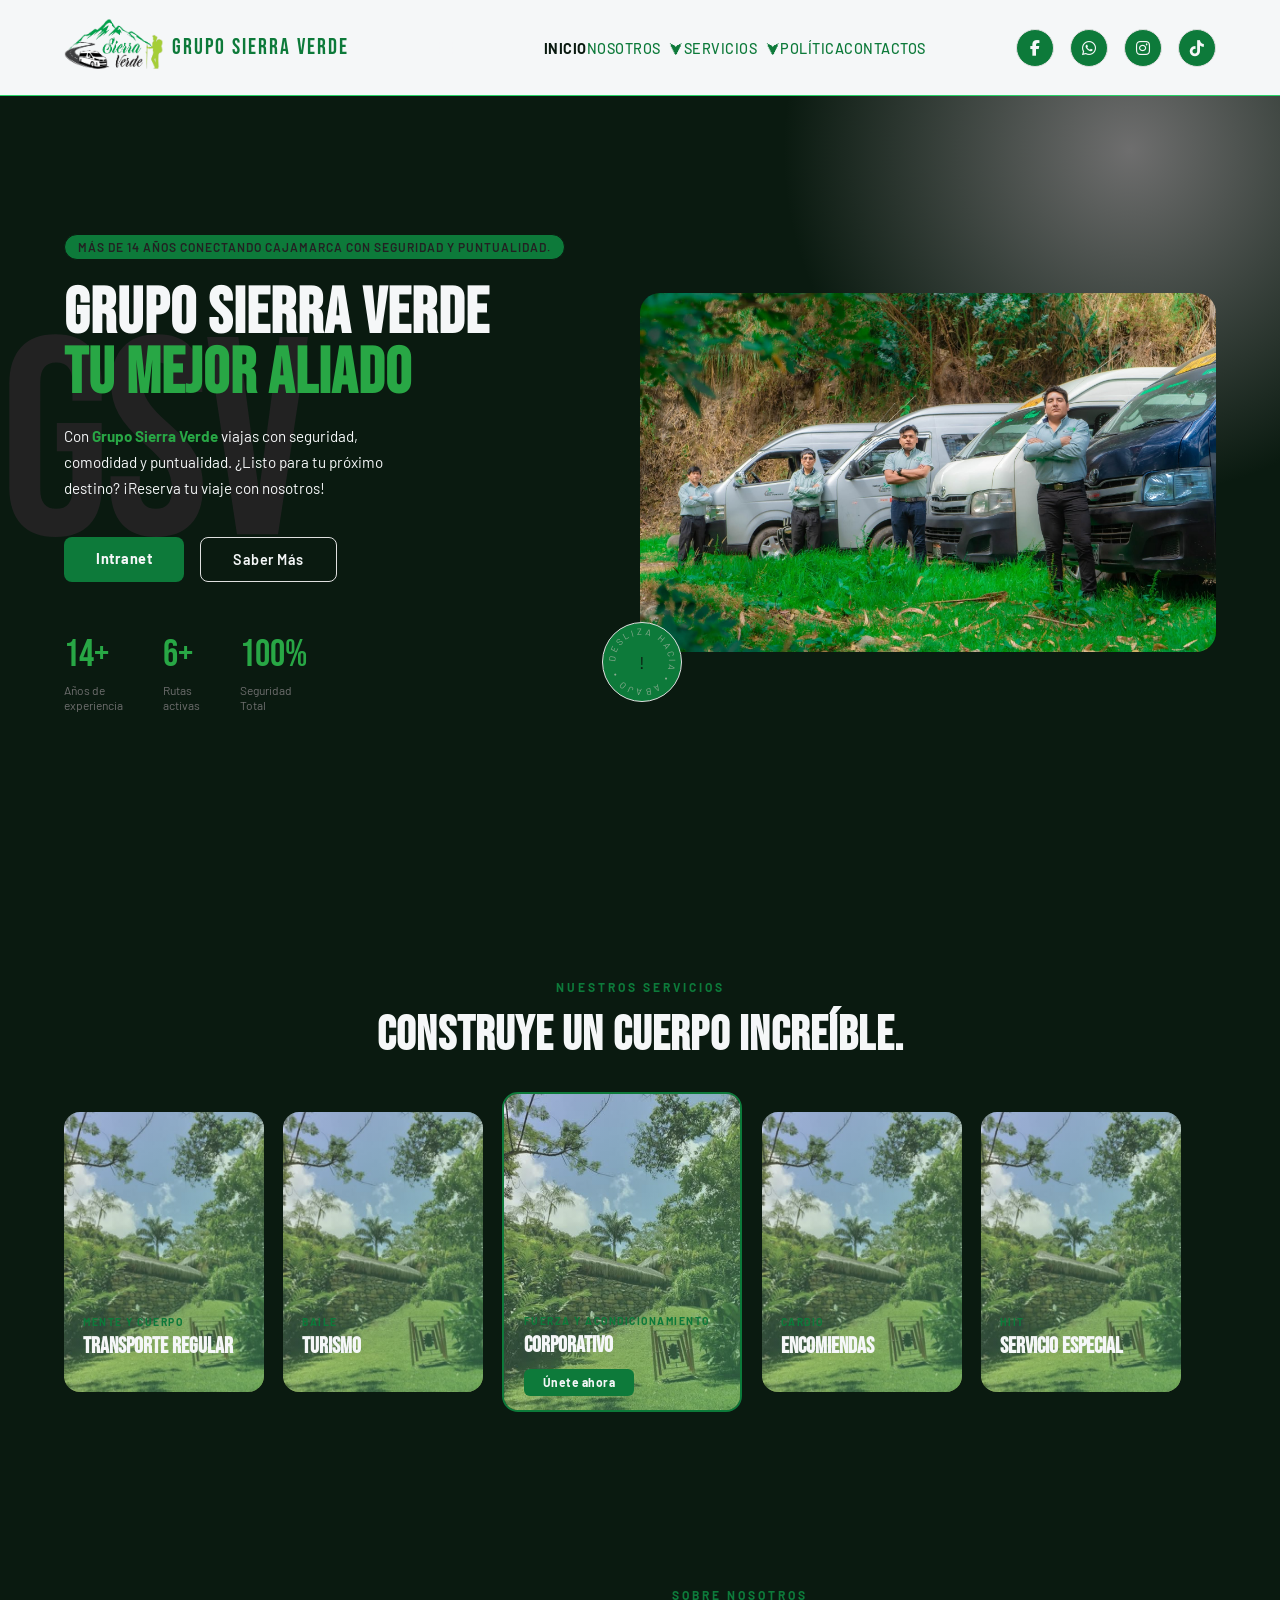
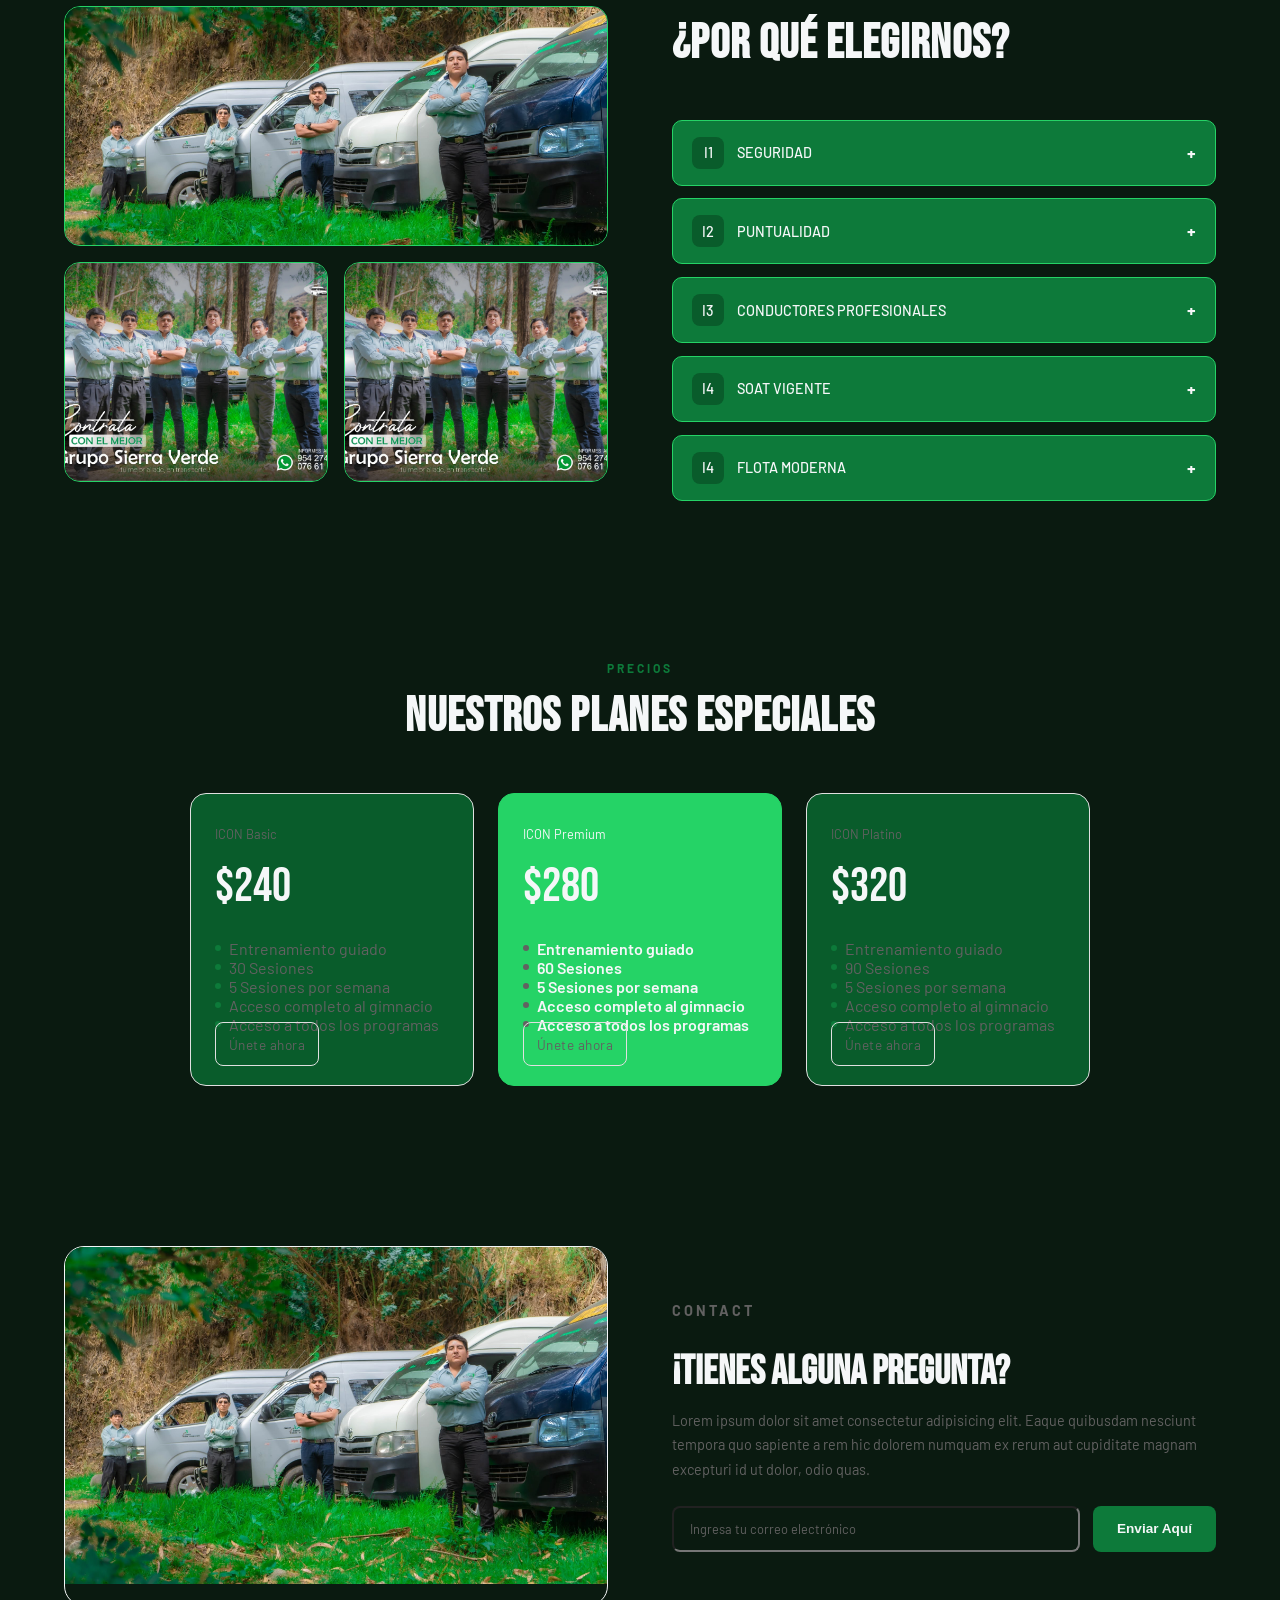
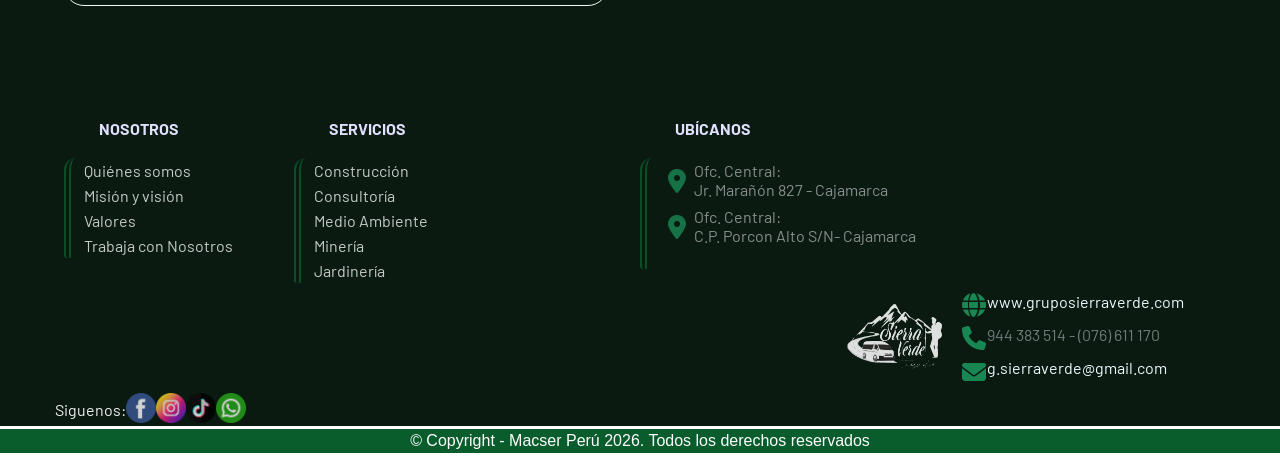
<file: index copy.html>
<!DOCTYPE html>
<html lang="en">
<head>
    <meta charset="UTF-8">
    <meta name="viewport" content="width=device-width, initial-scale=1.0">
    
    <link rel="icon" type="image/png" href="/assets/images/SV-Logo.png">
    <title> Grupo Sierra Verde</title>
    <link rel="stylesheet" href="https://cdnjs.cloudflare.com/ajax/libs/font-awesome/6.7.2/css/all.min.css">
    <link rel="stylesheet" href="/css/style_general copy.css">
    <link rel="stylesheet" href="/css/style_index1.css">
    <link href="https://fonts.googleapis.com/css2?family=Bebas+Neue&family=Barlow:wght@400;500;600;700;900&family=Barlow+Condensed:wght@700;900&display=swap" rel="stylesheet">
</head>
<body>
    <div class="progress-bar" id="progress"></div>
    <header>
        <nav>
            <a href="#" class="logo">
                <span class="logo-icon"><img src="/assets/images/SV-Logo.png" alt=""></span>Grupo Sierra Verde
            </a>
            
            <!-- MENU AMBURGUESA -->
            <div class="menu-toggle">
                <i class="fa-solid fa-bars"></i>
            </div>

            <ul class="nav-links">
                <li><a href="#" class="active">INICIO</a></li>

                <li class="dropdown">
                    <a href="/pages/nosotros.html" class="dropbtn">
                        NOSOTROS <span class="arrow">&#11167;</span>
                    </a>
                    <ul class="dropdown-menu">
                        <li><a href="/pages/nosotros.html">Historia</a></li>
                        <li><a href="/pages/mision-vision.html">Misión y Visión</a></li>
                        <li><a href="/pages/valores.html">Valores</a></li>
                    </ul>
                </li>

                <li class="dropdown">
                    <a href="/pages/nosotros.html" class="dropbtn">
                        SERVICIOS <span class="arrow">&#11167;</span>
                    </a>
                    <ul class="dropdown-menu">
                        <li><a href="/pages/trans-regular.html">Transporte Regular</a></li>
                        <li><a href="/pages/serv-especial.html">Servicio Especial</a></li>
                     </ul>
                </li>

                <li><a href="/pages/politica.html">POLÍTICA</a></li>
                <li><a href="/pages/contactos.html">CONTACTOS</a></li>
            </ul>
            <div class="nav-actions">
                <a href="https://facebook.com/G.SierraVerde/" target="_blank"
                    style="text-decoration: none; color: inherit;">
                    <div class="nav-icon">
                        <i class="fa-brands fa-facebook-f"></i>
                    </div>
                </a>
                <a href="https://wa.me/51944383514?text=Buenos días, tengo una consulta sobre..." target="_blank"
                    style="text-decoration: none; color: inherit;">
                    <div class="nav-icon">
                        <i class="fa-brands fab fa-whatsapp"></i>
                    </div>
                </a>
                <a href="https://www.instagram.com/g.sierraverde?igsh=MTdrZHJpcGQyYzVoaA%3D%3D" target="_blank"
                    style="text-decoration: none; color: inherit;">
                    <div class="nav-icon">
                        <i class="fa-brands fab fa-instagram"></i>
                    </div>
                </a>
                <a href="https://www.tiktok.com/@gruposierraverde1" target="_blank"
                    style="text-decoration: none; color: inherit;">
                    <div class="nav-icon">
                        <i class="fa-brands fab fa-tiktok"></i>
                    </div>
                </a>
            </div>
        </nav>
    </header>


    <main>
        <section class="hero" id="home">
                <p class="hero-bg-text">GSV</p>
                <div class="hero-left">
                    <p class="hero-tag">Más de 14 años conectando Cajamarca con seguridad y puntualidad.</p>
                    <h1 class="hero-title">GRUPO SIERRA VERDE<br><span>TU MEJOR ALIADO</span></h1>
                    <p class="hero-sub">Con <strong>Grupo Sierra Verde</strong> viajas con seguridad, comodidad y puntualidad. ¿Listo para tu próximo destino? ¡Reserva tu viaje con nosotros!</p>
                    <div class="btn-group">
                        <a href="#" class="btn-primary">Intranet</a>
                        <a href="#" class="btn-secondary">Saber Más</a>
                    </div>
                    <div div class="hero-stats">
                        <div>
                            <p class="stat-num">14+</p>
                            <p class="stat-label">Años de <br>experiencia</p>
                        </div>

                        <div>
                            <p class="stat-num">6+</p>
                            <p class="stat-label">Rutas <br> activas</p>
                        </div>

                        <div>
                            <p class="stat-num">100%</p>
                            <p class="stat-label">Seguridad <br>Total</p>
                        </div>
                    </div>
                </div>

                <div class="hero-right">
                    <div class="hero-img-container">
                    </div class="hero-img-bg">
                        <img src="./assets/images/conduc02.jpg" alt="unidades-rutas" class="hero-img">
                    </div>
                    <div class="scroll-badge">
                        <svg viewBox="0 0 80 80">
                            <defs>
                                <path id="circle" d="M 40,40 m -27,0 a 27,
                                    27 0 1,1 54,0 a 27,27 0 1,1 -54,0"/>
                            </defs>

                            <text fill="#8aab90" font-size="9"
                                font-family="Barlow" letter-spacing="2.8">
                                <textPath href="#circle">
                                    DESLIZA HACIA • ABAJO •
                                </textPath>
                            </text>
                        </svg>
                        <span class="scroll-arrow">!</span>
                    </div>
                </div>
        </section>

        <section id="programs">
            <p class="section-label">Nuestros Servicios</p>
            <h2 class="section-title">Construye un cuerpo increíble.</h2>

            <div class="program-grid">
                <div class="program-card">
                    <div class="program-bg prog-1"></div>
                    <div class="program-content">
                        <p class="program-category">Mente y cuerpo</p>
                        <p class="program-name">Transporte Regular</p>
                    </div>
                </div>

                <div class="program-card">
                    <div class="program-bg prog-2"></div>
                    <div class="program-content">
                        <p class="program-category">Baile</p>
                        <p class="program-name">Turismo</p>
                    </div>
                </div>

                <div class="program-card featured">
                    <div class="program-bg prog-3"></div>
                    <div class="program-content">
                        <p class="program-category">Fuerza y Acondicionamiento</p>
                        <p class="program-name">Corporativo</p>
                        <a href="#" class="program-btn">Únete ahora</a>
                    </div>
                </div>

                <div class="program-card">
                    <div class="program-bg prog-4"></div>
                    <div class="program-content">
                        <p class="program-category">Cardio</p>
                        <p class="program-name">Encomiendas</p>
                    </div>
                </div>

                <div class="program-card">
                    <div class="program-bg prog-5"></div>
                    <div class="program-content">
                        <p class="program-category">HIIT</p>
                        <p class="program-name">Servicio Especial</p>
                    </div>
                </div>
            </div>
        </section>

        <section id="about">
            <div class="about-section">
                <div class="about-images">
                    <div class="about-img-card">
                        <img src="./assets/images/conduc02.jpg" alt="Image 1" class="about-img">
                    </div>
                    <div class="about-img-card">
                        <img src="./assets/images/conduc.jpg" alt="Image 2" class="about-img">
                    </div>
                    <div class="about-img-card">
                        <img src="./assets/images/conduc.jpg" alt="Image 3" class="about-img">
                    </div>
                </div>
                <div class="about-content">
                    <p class="section-label" style="text-align: left;">Sobre Nosotros</p>
                    <h2 class="section-title" style="text-align: left;">¿Por qué elegirnos?</h2>
                    <ul class="about-list">
                        <li>
                            <details class="about-item">
                                <summary class="about-item-left">
                                    <div class="about-item-icon">I1</div>
                                    SEGURIDAD</summary>
                                    <p class="about-detail">Contamos con unidades en óptimas condiciones y protocolos estrictos para que tu viaje sea siempre seguro, de inicio a fin.</p>
                            </details>
                        </li>

                        <li>
                            <details class="about-item">
                                <summary class="about-item-left">
                                    <div class="about-item-icon">I2</div>
                                    PUNTUALIDAD</summary>
                                    <p class="about-detail">Respetamos los horarios establecidos. Tu tiempo es valioso y en Sierra Verde llegamos cuando decimos que llegamos.</p>
                            </details>
                        </li>

                        <li>
                            <details class="about-item">
                                <summary class="about-item-left">
                                    <div class="about-item-icon">I3</div>
                                    CONDUCTORES PROFESIONALES</summary>
                                    <p class="about-detail">Choferes con experiencia, licencia vigente y conocimiento total de la ruta, capacitados para brindarte un viaje tranquilo.</p>
                            </details>
                        </li>

                        <li>
                            <details class="about-item">
                                <summary class="about-item-left">
                                    <div class="about-item-icon">I4</div>
                                    SOAT VIGENTE</summary>
                                    <p class="about-detail">Toda nuestra flota cuenta con SOAT al día, cumpliendo la normativa vigente para tu tranquilidad y la de tu familia.</p>
                            </details>
                        </li>

                        <li>
                            <details class="about-item">
                                <summary class="about-item-left">
                                    <div class="about-item-icon">I4</div>
                                    FLOTA MODERNA</summary>
                                    <p class="about-detail">Vans equipadas y en buen estado, con espacio cómodo y asientos numerados para que viajes con comodidad.</p>
                            </details>
                        </li>

                    </ul>                    
                </div>
            </div>
        </section>

        <section id="pricing" class="pricing-section">
            <div class="section-label"> Precios</div>
            <h2 class="section-title">Nuestros planes especiales</h2>
            <div class="plans-grid">
                <div class="plan-card">
                    <p class="plan-badge"> ICON Basic</p>
                    <p class="plan-price"><span>$</span>240</p>
                    <ul class="plan features">
                        <li class="plan-feature">Entrenamiento guiado</li>
                        <li class="plan-feature">30 Sesiones</li>
                        <li class="plan-feature">5 Sesiones por semana</li>
                        <li class="plan-feature">Acceso completo al gimnacio</li>
                        <li class="plan-feature">Acceso a todos los programas</li>
                    </ul>
                    <a href="#" class="plan-cta plan-cta-outline"> Únete ahora</a>
                </div>

                <div class="plan-card featured-plan">
                    <p class="plan-badge"> ICON Premium</p>
                    <p class="plan-price"><span>$</span>280</p>
                    <ul class="plan features">
                        <li class="plan-feature bold-feat">Entrenamiento guiado</li>
                        <li class="plan-feature bold-feat">60 Sesiones</li>
                        <li class="plan-feature bold-feat">5 Sesiones por semana</li>
                        <li class="plan-feature bold-feat">Acceso completo al gimnacio</li>
                        <li class="plan-feature bold-feat">Acceso a todos los programas</li>
                    </ul>
                    <a href="#" class="plan-cta plan-cta-outline"> Únete ahora</a>
                </div>

                <div class="plan-card">
                    <p class="plan-badge"> ICON Platino</p>
                    <p class="plan-price"><span>$</span>320</p>
                    <ul class="plan features">
                        <li class="plan-feature">Entrenamiento guiado</li>
                        <li class="plan-feature">90 Sesiones</li>
                        <li class="plan-feature">5 Sesiones por semana</li>
                        <li class="plan-feature">Acceso completo al gimnacio</li>
                        <li class="plan-feature">Acceso a todos los programas</li>
                    </ul>
                    <a href="#" class="plan-cta plan-cta-outline"> Únete ahora</a>
                </div>

            </div>

        </section>

        <section id="contact">
            <div class="contact-section">
                <div class="contact-img">
                    <img src="./assets/images/conduc02.jpg" alt="Conductores">
                </div>
                <div class="contact-content">
                    <p class="section-label" style="text-align: left;">Contact</p>
                    <h2>¡Tienes alguna pregunta?</h2>
                    <p>Lorem ipsum dolor sit amet consectetur adipisicing elit. Eaque quibusdam nesciunt tempora quo sapiente a rem hic dolorem numquam ex rerum aut cupiditate magnam excepturi id ut dolor, odio quas.</p>
                    <form class="contact-form">
                        <input type="email" class="contact-input" placeholder="Ingresa tu correo electrónico">
                        <button class="contact-btn">Enviar Aquí</button>
                    </form>
                </div>
            </div>
        </section>
    </main>

      <footer class="pieDePagina">

    <div class="PDP-A">
      <div class="subContenedorA">
        <div class="subContenedorA-titulo">
          <h3 id="Contactos">NOSOTROS</h3>
        </div>
        <div class="subContenedorA-cuerpo">
          <p><a class="sec-footer" href="Nosotros.html">Quiénes somos</a></p>
          <p><a class="sec-footer" href="mision-vision.html">Misión y visión</a></p>
          <p><a class="sec-footer" href="valores.html">Valores</a></p>
          <p><a class="sec-footer" href="trabaja-con-nosotros.html">Trabaja con Nosotros</a></p>
        </div>
      </div>
      <div class="subContenedorA" style="width: 30%;">
        <div class="subContenedorA-titulo">
          <h3>SERVICIOS</h3>
        </div>
        <div class="subContenedorA-cuerpo">
          <p><a class="sec-footer" href="construccion.html">Construcción</a></p>
          <p><a class="sec-footer" href="consult-med-amb.html">Consultoría </a></p>
          <p><a class="sec-footer" href="consult-med-amb.html">Medio Ambiente </a></p>
          <p><a class="sec-footer" href="mineria-hidrocarb.html">Minería </a></p>
          <p><a class="sec-footer" href="jardineria.html">Jardinería </a></p>
        </div>
      </div>
      <div class="subContenedorA" style="width: 50%;">
        <div class="subContenedorA-titulo">
          <h3>UBÍCANOS</h3>
        </div>
        <div class="subContenedorA-cuerpo">
          <p class="direccion">
            <i class="fa-solid fa-location-dot" style="color: #198754; font-size: 1.5rem; padding: 0.5rem;"></i>
            <span>Ofc. Central:<br>Jr. Marañón 827 - Cajamarca</span>
        </p>
          
          <p class="direccion">
            <i class="fa-solid fa-location-dot" style="color: #198754; font-size: 1.5rem; padding: 0.5rem;"></i>
            <span>Ofc. Central:<br>C.P. Porcon Alto S/N- Cajamarca</span>
        </p>
          <br>
        </div>
        <div class="subContenedorA-cuerpom">
          <img src="/assets/images/SV-Logo-Blanco.png" alt=""
            style="width: 100px; height: 80px; padding-top: 15px; padding-right: 5px; color: rgb(255, 255, 255);">
          <div>
            <p class="info-contacto">
    <i class="fa-solid fa-globe" style="color: #198754; font-size: 1.5rem; padding: 0.1rem;"></i>
    <a style="font-size: 1rem; text-decoration: none; color: aliceblue;" href="https://gruposierraverde.com/" target="_blank">
        www.gruposierraverde.com
    </a>
</p>

<p class="info-contacto">
    <i class="fa-solid fa-phone" style="color: #198754; font-size: 1.5rem; padding: 0.1rem;"></i>
    <span style="font-size: 1rem;">944 383 514 - (076) 611 170</span>
</p>

<p class="info-contacto">
    <i class="fa-solid fa-envelope" style="color: #198754; font-size: 1.5rem; padding: 0.1rem;"></i>
    <a style="font-size: 1rem; text-decoration: none; color: aliceblue;" href="mailto:g.sierraverde@gmail.com">
        g.sierraverde@gmail.com
    </a>
</p>
          </div>
        </div>
      </div>
    </div>

    <div class="PDP-B">
      <div class="subContenedorB-Derecha">
        <p class="pf">Siguenos: </p>
        <a href="https://www.facebook.com/macserperu?mibextid=sAuArU1zVvLjaiq0" class="social-button" id="facebook"
          target="_blank">
          <img src="./assets/images/facebook.png" alt="Facebook" />
        </a>
        <a href="#" class="social-button" id="instagram">
          <img src="./assets/images/instagram.png" alt="Instagram" />
        </a>
        <a href="#" class="social-button" id="instagram">
          <img src="./assets/images/tik-tok.png" alt="Instagram" />
        </a>
        <a href="#" class="social-button" id="instagram">
          <img src="./assets/images/whatsapp.png" alt="Instagram" />
        </a>
      </div>
    </div>

    <div class="PDP-C">
      <a>© Copyright - <b>Macser Perú 2026. Todos los derechos reservados</b> </a>
    </div>

        </footer>

</body>
</html>
</file>
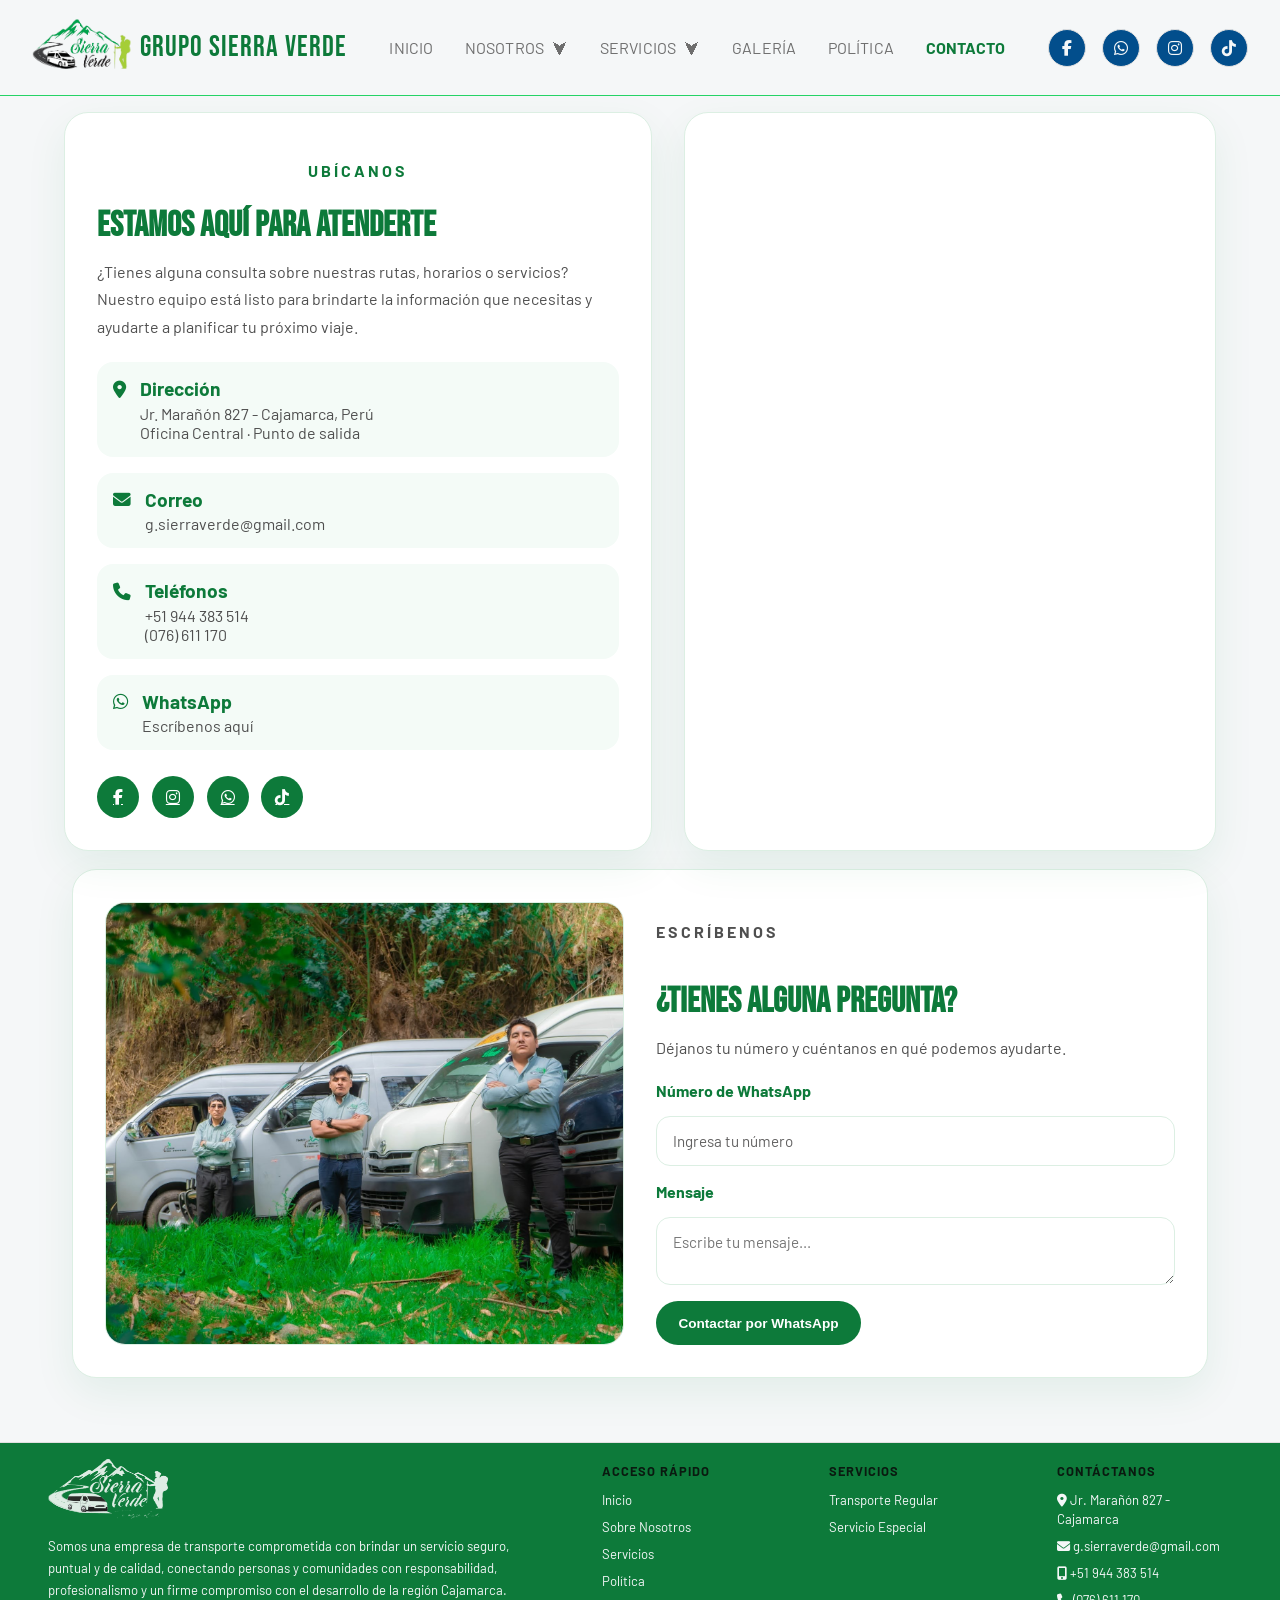
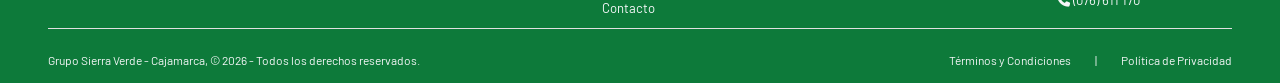
<file: pages/contactos.html>
<!DOCTYPE html>
<html lang="es-es">

<head>
    <meta charset="UTF-8">
    <meta name="viewport" content="width=device-width, initial-scale=1.0">

    <link rel="icon" type="image/png" href="../assets/images/SV-Logo.png">
    <title> Grupo Sierra Verde</title>
    <link rel="stylesheet" href="https://cdnjs.cloudflare.com/ajax/libs/font-awesome/6.7.2/css/all.min.css">
    <link rel="stylesheet" href="../css/style_general.css">
    <link rel="stylesheet" href="../css/style_index1.css">    
    <link rel="stylesheet" href="../css/index.css">
    <link rel="stylesheet" href="../css/menu_amb.css">
    <link rel="stylesheet" href="../css/style_contactos.css">
    <link rel="stylesheet" href="https://cdn.jsdelivr.net/npm/swiper@11/swiper-bundle.min.css">
    <link rel="stylesheet" href="https://fonts.googleapis.com/css2?family=Bebas+Neue&family=Barlow:wght@400;500;600;700;900&family=Barlow+Condensed:wght@700;900&display=swap">
</head>

<body>
    <div class="progress-bar" id="progress"></div>
    <header>
        <nav>
            <a href="../index.html" class="logo">
                <span class="logo-icon"><img src="../assets/images/SV-Logo.png" alt=""></span>Grupo Sierra Verde
            </a>
            
            <!-- MENU AMBURGUESA -->
            <div class="menu-toggle">
                <i class="fa-solid fa-bars"></i>
            </div>

            <ul class="nav-links">
                <li><a href="../index.html">INICIO</a></li>

                <li class="dropdown">
                    <a href="../pages/nosotros.html" class="dropbtn">
                        NOSOTROS <span class="arrow">&#11167;</span>
                    </a>
                    <ul class="dropdown-menu">
                        <li><a href="../pages/nosotros.html">Quienes Somos</a></li>
                        <li><a href="../pages/valores.html">Valores</a></li>
                        <li><a href="../pages/nosotros.html#testimonios">Testimonios</a></li>
                    </ul>
                </li>

                <li class="dropdown">
                    <a href="../pages/trans-regular.html" class="dropbtn">
                        SERVICIOS <span class="arrow">&#11167;</span>
                    </a>
                    <ul class="dropdown-menu">
                        <li><a href="../pages/trans-regular.html">Transporte Regular</a></li>
                        <li><a href="../pages/serv-especial.html">Servicio Especial</a></li>
                     </ul>
                </li>

                <li><a href="../pages/galeria.html">GALERÍA</a></li>
                <li><a href="../pages/politica.html">POLÍTICA</a></li>
                <li><a href="../pages/contactos.html" class="active1">CONTACTO</a></li>
            </ul>
            <div class="nav-actions">
                <a href="https://facebook.com/G.SierraVerde/" target="_blank"
                    style="text-decoration: none; color: inherit;">
                    <div class="nav-icon">
                        <i class="fa-brands fa-facebook-f"></i>
                    </div>
                </a>
                <a href="https://wa.me/51944383514?text=Buenos días, tengo una consulta sobre..." target="_blank"
                    style="text-decoration: none; color: inherit;">
                    <div class="nav-icon">
                        <i class="fa-brands fab fa-whatsapp"></i>
                    </div>
                </a>
                <a href="https://www.instagram.com/g.sierraverde?igsh=MTdrZHJpcGQyYzVoaA%3D%3D" target="_blank"
                    style="text-decoration: none; color: inherit;">
                    <div class="nav-icon">
                        <i class="fa-brands fab fa-instagram"></i>
                    </div>
                </a>
                <a href="https://www.tiktok.com/@gruposierraverde1" target="_blank"
                    style="text-decoration: none; color: inherit;">
                    <div class="nav-icon">
                        <i class="fa-brands fab fa-tiktok"></i>
                    </div>
                </a>
            </div>
        </nav>
    </header>


    <main>
        <!--<section class="tit-slogan">
            <p class="slogan" id="typing">Más de 14 años conectando destinos con seguridad, puntualidad y el compromiso que nos impulsa a llegar lejos.</p>
        </section>-->

        <section class="contact-info-section">
            <div class="contact-info-card">
                <p class="section-label">Ubícanos</p>
                <h2>Estamos aquí para atenderte</h2>
                <p class="contact-lead">¿Tienes alguna consulta sobre nuestras rutas, horarios o servicios? Nuestro equipo está listo para brindarte la información que necesitas y ayudarte a planificar tu próximo viaje.</p>

                <div class="contact-details">
                    <div class="contact-item">
                        <i class="fa-solid fa-location-dot"></i>
                        <div>
                            <h3>Dirección</h3>
                            <p>Jr. Marañón 827 - Cajamarca, Perú</p>
                            <p>Oficina Central · Punto de salida</p>
                        </div>
                    </div>

                    <div class="contact-item">
                        <i class="fa-solid fa-envelope"></i>
                        <div>
                            <h3>Correo</h3>
                            <a href="mailto:g.sierraverde@gmail.com">g.sierraverde@gmail.com</a>
                        </div>
                    </div>

                    <div class="contact-item">
                        <i class="fa-solid fa-phone"></i>
                        <div>
                            <h3>Teléfonos</h3>
                            <a href="tel:+51944383514">+51 944 383 514</a>
                            <a href="tel:+5176611170">(076) 611 170</a>
                        </div>
                    </div>

                    <div class="contact-item">
                        <i class="fa-brands fa-whatsapp"></i>
                        <div>
                            <h3>WhatsApp</h3>
                            <a href="https://wa.me/51944383514?text=Buenos días, tengo una consulta sobre..." target="_blank" rel="noopener noreferrer">Escríbenos aquí</a>
                        </div>
                    </div>
                </div>

                <div class="social-links">
                    <a href="https://facebook.com/G.SierraVerde/" target="_blank" rel="noopener noreferrer" aria-label="Facebook"><i class="fa-brands fa-facebook-f"></i></a>
                    <a href="https://www.instagram.com/g.sierraverde?igsh=MTdrZHJpcGQyYzVoaA%3D%3D" target="_blank" rel="noopener noreferrer" aria-label="Instagram"><i class="fa-brands fa-instagram"></i></a>
                    <a href="https://wa.me/51944383514?text=Buenos días, tengo una consulta sobre..." target="_blank" rel="noopener noreferrer" aria-label="WhatsApp"><i class="fa-brands fa-whatsapp"></i></a>
                    <a href="https://www.tiktok.com/@gruposierraverde1" target="_blank" rel="noopener noreferrer" aria-label="TikTok"><i class="fa-brands fa-tiktok"></i></a>
                </div>
            </div>

            <div class="map-card">
                <iframe title="Mapa de la oficina central de Grupo Sierra Verde" src="https://www.google.com/maps/embed?pb=!1m18!1m12!1m3!1d1979.3938537112213!2d-78.52304885222605!3d-7.1505282144615725!2m3!1f0!2f0!3f0!3m2!1i1024!2i768!4f13.1!3m3!1m2!1s0x91b25a58619069a5%3A0xbf6d1bd22678af6a!2zSmlyw7NuIE1hcmHDscOzbiA4MjcsIENhamFtYXJjYSAwNjAwMQ!5e0!3m2!1ses!2spe!4v1786075361268!5m2!1ses!2spe" loading="lazy" referrerpolicy="no-referrer-when-downgrade" allowfullscreen></iframe>
            </div>
        </section>

        <section id="contact" class="contact-form-section">
            <div class="contact-section">
                <div class="contact-img">
                    <img src="../assets/images/conduc02.jpg" alt="Conductores de Grupo Sierra Verde">
                </div>
                <div class="contact-content">
                    <p class="section-label" style="text-align: left;">Escríbenos</p>
                    <h2>¿Tienes alguna pregunta?</h2>
                    <p>Déjanos tu número y cuéntanos en qué podemos ayudarte.</p>
                    <form class="contact-form" id="whatsapp-contact-form">
                        <label for="phone" style="color: var(--color-principal); font-weight: bold;">Número de WhatsApp</label>
                        <input id="phone" type="tel" class="contact-input" name="phone" placeholder="Ingresa tu número" required>
                        <label for="message" style="color: var(--color-principal); font-weight: bold;">Mensaje</label>
                        <textarea id="message" class="contact-textarea" name="message" placeholder="Escribe tu mensaje..." required></textarea>
                        <button class="contact-btn" type="submit">Contactar por WhatsApp</button>
                    </form>
                </div>
            </div>
        </section>
    </main>

    <footer>
        <div class="footer-grid">
            <div class="footer-brand">
                <a href="../index.html" class="logo-footer"><img style="width: 120px; height: 60px; justify-self: center;" src="../assets/images/SV-Logo-Blanco.png" alt=""></a>
                <p>Somos una empresa de transporte comprometida con brindar un servicio seguro, puntual y de calidad, conectando personas y comunidades con responsabilidad, profesionalismo y un firme compromiso con el desarrollo de la región Cajamarca.</p>
            </div>
            <div class="footer-col">
                <h4>Acceso Rápido</h4>
                <ul class="footer-links">
                    <li><a href="../index.html">Inicio</a></li>
                    <li><a href="../pages/nosotros.html">Sobre Nosotros</a></li>
                    <li><a href="../pages/servicios.html">Servicios</a></li>
                    <li><a href="../pages/politica.html">Política</a></li>
                    <li><a href="../pages/contactos.html">Contacto</a></li>
                </ul>
            </div>

            <div class="footer-col">
                <h4>Servicios</h4>
                <ul class="footer-links">
                    <li><a href="/pages/trans-regular.html">Transporte Regular</a></li>
                    <li><a href="/pages/serv-especial.html">Servicio Especial</a></li>
                </ul>
            </div>

            <div class="footer-col">
                <h4>Contáctanos</h4>
                <ul class="footer-links footer-contact-links">
                    <li><a href="https://www.google.com/maps/search/?api=1&query=Jr.+Mara%C3%B1%C3%B3n+827+Cajamarca" target="_blank" rel="noopener noreferrer"><i class="fa-solid fa-location-dot"></i> Jr. Marañón 827 - Cajamarca</a></li>
                    <li><a href="mailto:g.sierraverde@gmail.com"><i class="fa-solid fa-envelope"></i> g.sierraverde@gmail.com</a></li>
                    <li><a href="tel:+51944383514"><i class="fa-solid fa-mobile-screen-button"></i> +51 944 383 514</a></li>
                    <li><a href="tel:+5176611170"><i class="fa-solid fa-phone"></i> (076) 611 170</a></li>
                </ul>
            </div>



        </div>
        <div class="footer-bottom">
            <p>Grupo Sierra Verde - Cajamarca, © 2026 - Todos los derechos reservados.</p>
            <div class="footer-bottom-links">
                <a href="#">Términos y Condiciones</a>
                <a href="#">|</a>
                <a href="#">Política de Privacidad</a>
            </div>
        </div>

        <script src="../js/script.js"></script>

    </footer>


    

<script src="../js/slider.js"></script>
<script src="../js/slogan.js"></script>
<script src="../js/men-amburguesa.js"></script>


</body>

</html>
</file>
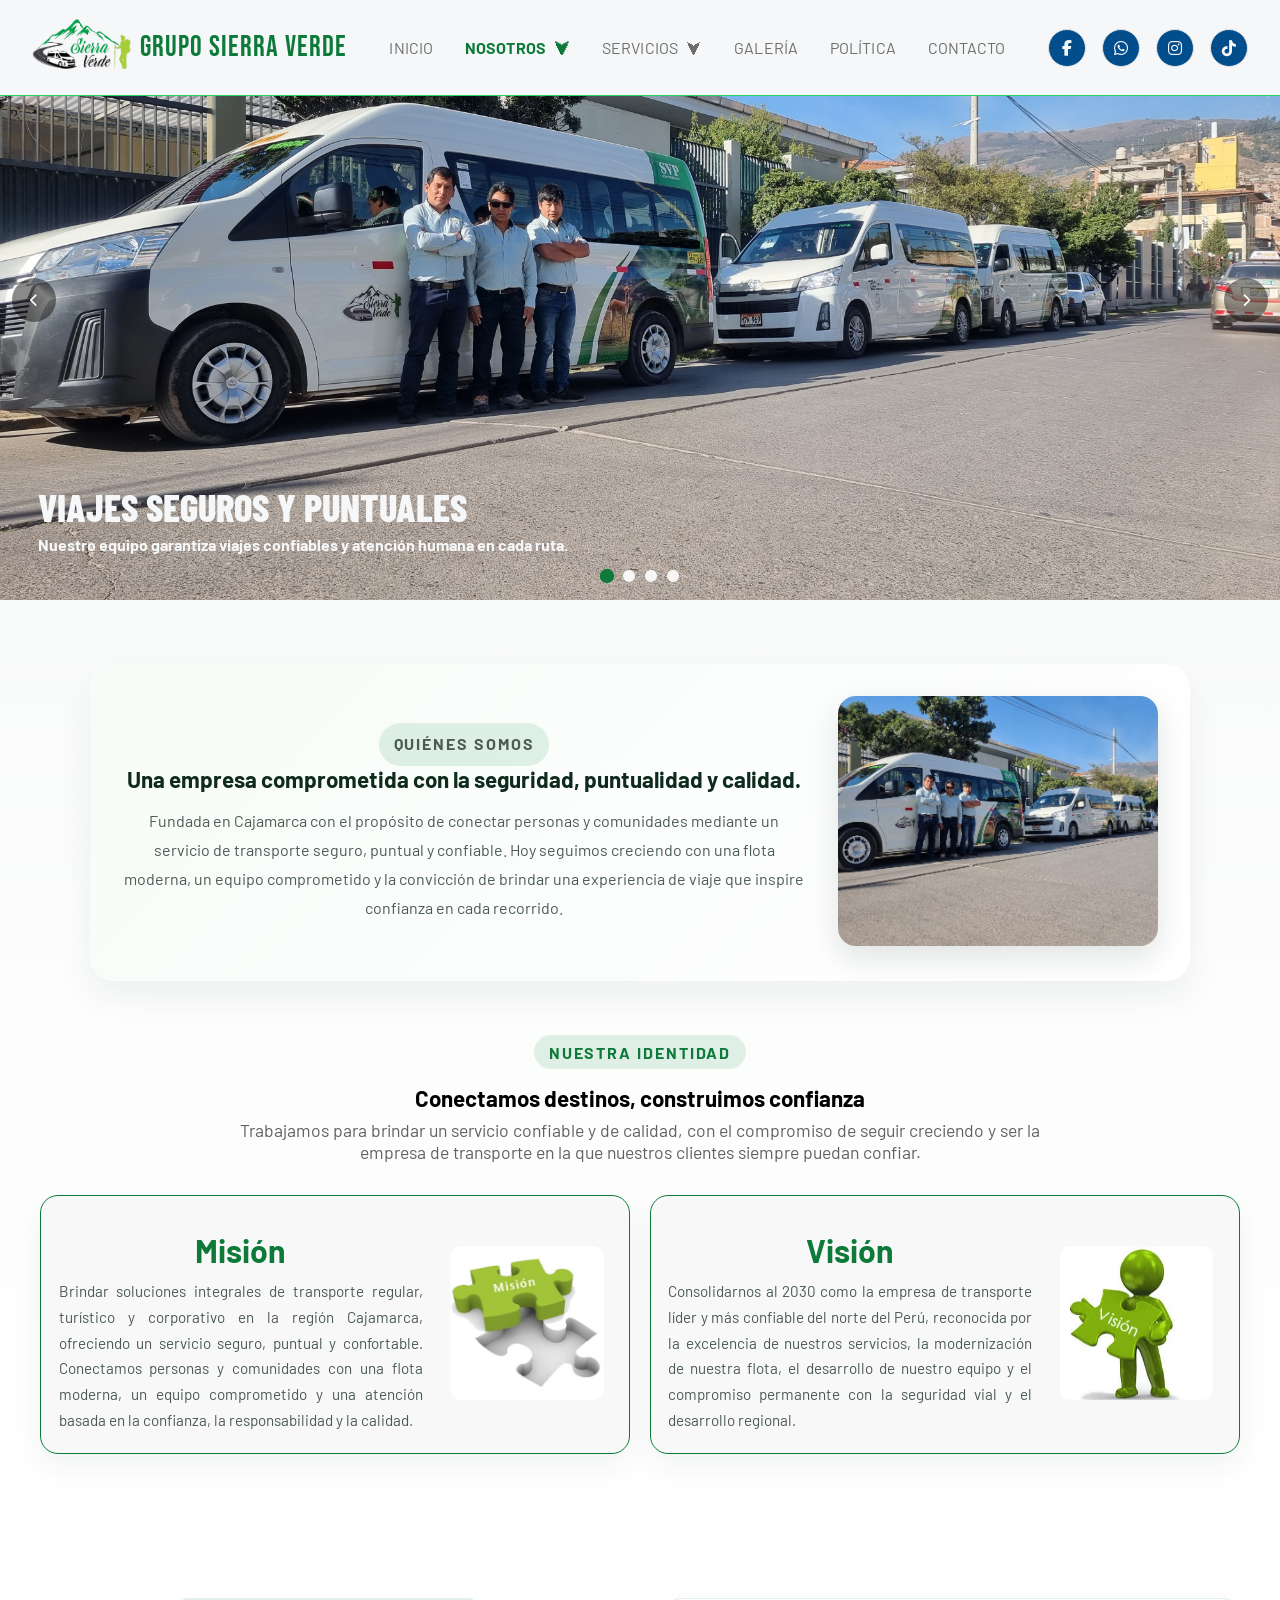
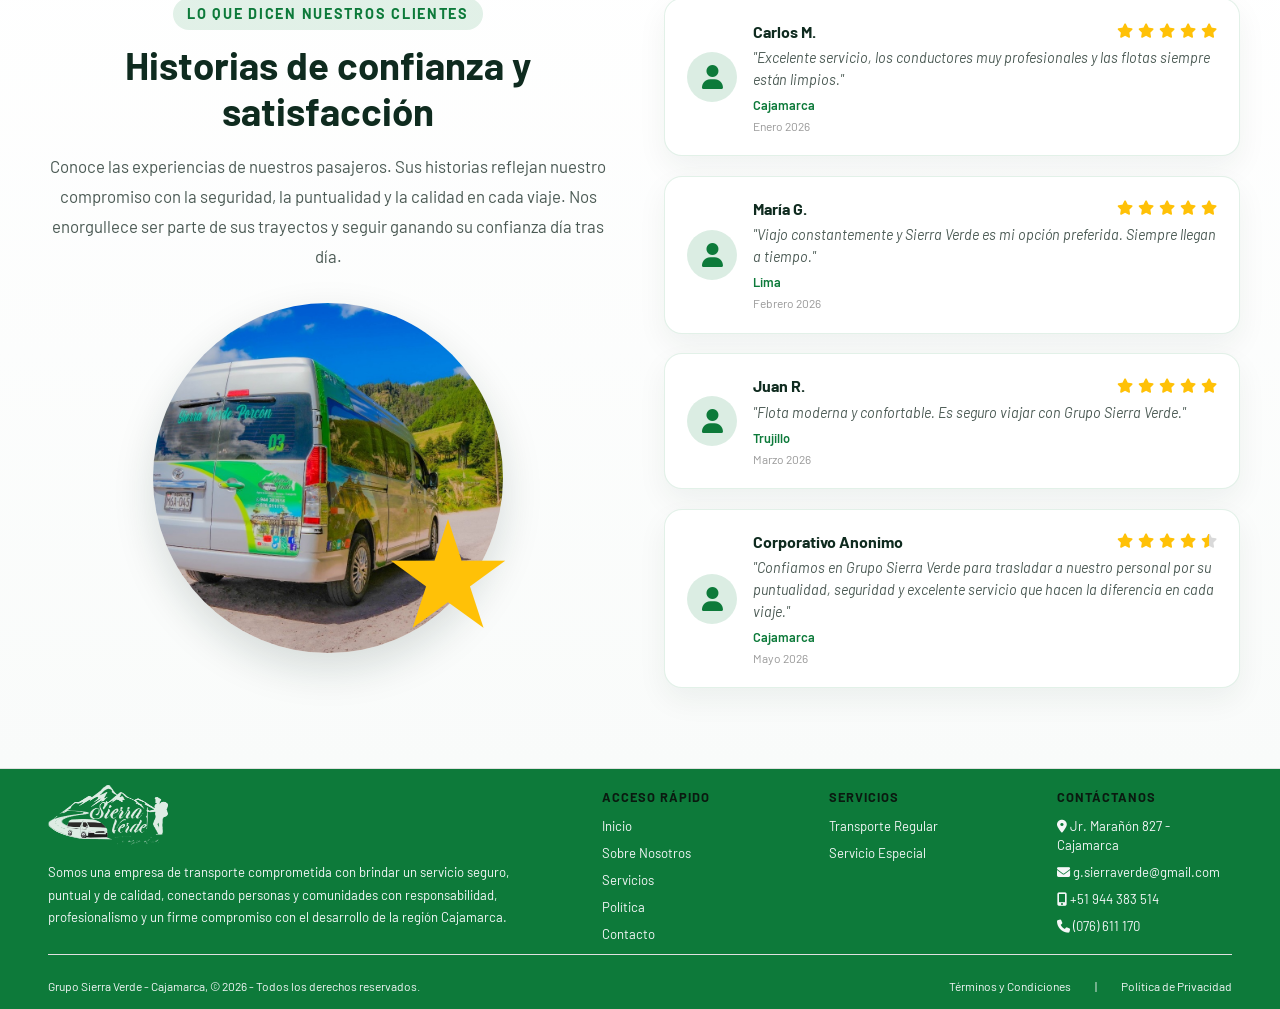
<file: pages/nosotros.html>
<!DOCTYPE html>
<html lang="es-es">

<head>
    <meta charset="UTF-8">
    <meta name="viewport" content="width=device-width, initial-scale=1.0">

    <link rel="icon" type="image/png" href="../assets/images/SV-Logo.png">
    <title> Grupo Sierra Verde</title>
    <link rel="stylesheet" href="https://cdnjs.cloudflare.com/ajax/libs/font-awesome/6.7.2/css/all.min.css">
    <link rel="stylesheet" href="../css/style_general.css">
    <link rel="stylesheet" href="../css/style_index1.css">
    <link rel="stylesheet" href="../css/style_nosotros.css">
    <link rel="stylesheet" href="https://cdn.jsdelivr.net/npm/swiper@11/swiper-bundle.min.css">
    <link rel="stylesheet"
        href="https://fonts.googleapis.com/css2?family=Bebas+Neue&family=Barlow:wght@400;500;600;700;900&family=Barlow+Condensed:wght@700;900&display=swap">
</head>

<body>
    <div class="progress-bar" id="progress"></div>
    <header>
        <nav>
            <a href="../index.html" class="logo">
                <span class="logo-icon"><img src="../assets/images/SV-Logo.png" alt=""></span>Grupo Sierra Verde
            </a>
            
            <!-- MENU AMBURGUESA -->
            <div class="menu-toggle">
                <i class="fa-solid fa-bars"></i>
            </div>

            <ul class="nav-links">
                <li><a href="../index.html">INICIO</a></li>

                <li class="dropdown">
                    <a href="../pages/nosotros.html" class="dropbtn active1">
                        NOSOTROS <span class="arrow">&#11167;</span>
                    </a>
                    <ul class="dropdown-menu">
                        <li><a href="../pages/nosotros.html" class="active1">Quienes Somos</a></li>
                        <li><a href="../pages/valores.html">Valores</a></li>
                        <li><a href="../pages/nosotros.html#testimonios">Testimonios</a></li>
                    </ul>
                </li>

                <li class="dropdown">
                    <a href="pages/trans-regular.html" class="dropbtn">
                        SERVICIOS <span class="arrow">&#11167;</span>
                    </a>
                    <ul class="dropdown-menu">
                        <li><a href="../pages/trans-regular.html">Transporte Regular</a></li>
                        <li><a href="../pages/serv-especial.html">Servicio Especial</a></li>
                     </ul>
                </li>

                <li><a href="../pages/galeria.html">GALERÍA</a></li>
                <li><a href="../pages/politica.html">POLÍTICA</a></li>
                <li><a href="../pages/contactos.html">CONTACTO</a></li>
            </ul>
            <div class="nav-actions">
                <a href="https://facebook.com/G.SierraVerde/" target="_blank"
                    style="text-decoration: none; color: inherit;">
                    <div class="nav-icon">
                        <i class="fa-brands fa-facebook-f"></i>
                    </div>
                </a>
                <a href="https://wa.me/51944383514?text=Buenos días, tengo una consulta sobre..." target="_blank"
                    style="text-decoration: none; color: inherit;">
                    <div class="nav-icon">
                        <i class="fa-brands fab fa-whatsapp"></i>
                    </div>
                </a>
                <a href="https://www.instagram.com/g.sierraverde?igsh=MTdrZHJpcGQyYzVoaA%3D%3D" target="_blank"
                    style="text-decoration: none; color: inherit;">
                    <div class="nav-icon">
                        <i class="fa-brands fab fa-instagram"></i>
                    </div>
                </a>
                <a href="https://www.tiktok.com/@gruposierraverde1" target="_blank"
                    style="text-decoration: none; color: inherit;">
                    <div class="nav-icon">
                        <i class="fa-brands fab fa-tiktok"></i>
                    </div>
                </a>
            </div>
        </nav>
    </header>


    <main>
        <section class="home-img">
            <div class="hero-img-bg1">
                <div class="slider">
                    <div class="slides">
                        <div class="slide active">
                            <img src="../assets/images/trans-relugar.jpeg" class="hero-img" alt="Grupo Sierra Verde transporte" loading="eager" decoding="async" fetchpriority="high">
                            <div class="slide-caption">
                                <h2>Viajes seguros y puntuales</h2>
                                <p>Nuestro equipo garantiza viajes confiables y atención humana en cada ruta.</p>
                            </div>
                        </div>
                        <div class="slide">
                            <img src="../assets/images/preg-frec-21.jpeg" class="hero-img" alt="Grupo Sierra Verde transporte">
                            <div class="slide-caption">
                                <h2>Flota moderna</h2>
                                <p>Vehículos mantenidos para su confort y seguridad durante todo el trayecto.</p>
                            </div>
                        </div>
                        <div class="slide">
                            <img src="../assets/images/interprovinciales1.jpeg" class="hero-img" alt="Grupo Sierra Verde transporte">
                            <div class="slide-caption">
                                <h2>Compromiso regional</h2>
                                <p>Conectamos comunidades con un servicio responsable y cercano.</p>
                            </div>
                        </div>
                        <div class="slide">
                            <img src="../assets/images/profesionalismo1.png" class="hero-img" alt="Grupo Sierra Verde transporte">
                            <div class="slide-caption">
                                <h2>Profesionalismo</h2>
                                <p>Personal capacitado y procesos que priorizan su bienestar.</p>
                            </div>
                        </div>
                    </div>

                    <button class="slider-btn prev" aria-label="Anterior">
                        <i class="fa-solid fa-chevron-left"></i>
                    </button>
                    <button class="slider-btn next" aria-label="Siguiente">
                        <i class="fa-solid fa-chevron-right"></i>
                    </button>

                    <div class="slider-dots">
                        <span class="dot active"></span>
                        <span class="dot"></span>
                        <span class="dot"></span>
                        <span class="dot"></span>
                    </div>
                </div>
            </div>
        </section>

        <section class="hero1 about-section" id="home">
            <div class="about-intro">
                <div class="about-intro-content">
                    <p class="about-eyebrow">Quiénes somos</p>
                    <h2>Una empresa comprometida con la seguridad, puntualidad y calidad.</h2>
                    <p>
                        Fundada en Cajamarca con el propósito de conectar personas y comunidades mediante un servicio de transporte seguro, puntual y confiable. Hoy seguimos creciendo con una flota moderna, un equipo comprometido y la convicción de brindar una experiencia de viaje que inspire confianza en cada recorrido.                    </p>
                    </p>
                </div>
                <div class="about-intro-media">
                    <img src="../assets/images/trans-relugar.jpeg" alt="Equipo de Grupo Sierra Verde">
                </div>
            </div>

            <div class="about-identity">
                <p class="about-eyebrow">Nuestra identidad</p>
                <!--<h3>Misión y visión</h3>-->
                <h2 style="color: black; font-size: 1.4rem;">Conectamos destinos, construimos confianza</h2>
                <p style="color: var(--color-complementario); padding-top: 0.5rem; font-size: 1.1em;">Trabajamos para brindar un servicio confiable y de calidad, con el compromiso de seguir creciendo y ser la empresa de transporte en la que nuestros clientes siempre puedan confiar.</p>
            </div>

            <div class="empresa-cards">
                <article class="empresa-card">
                    <div class="empresa-card-body">
                        <div class="empresa-card-content">
                            <div class="empresa-text">
                                <h3>Misión</h3>
                                <p>
                                    Brindar soluciones integrales de transporte regular, turístico y corporativo en la región Cajamarca, ofreciendo un servicio seguro, puntual y confortable. Conectamos personas y comunidades con una flota moderna, un equipo comprometido y una atención basada en la confianza, la responsabilidad y la calidad.
                                </p>
                            </div>
                        </div>
                        <div class="empresa-card-media">
                            <img src="../assets/images/mision.jpg" alt="Misión de Grupo Sierra Verde">
                        </div>
                    </div>
                </article>

                <article class="empresa-card">
                    <div class="empresa-card-body">
                        <div class="empresa-card-content">
                            <div class="empresa-text">
                                <h3>Visión</h3>
                                <p>
                                    Consolidarnos al 2030 como la empresa de transporte líder y más confiable del norte del Perú, reconocida por la excelencia de nuestros servicios, la modernización de nuestra flota, el desarrollo de nuestro equipo y el compromiso permanente con la seguridad vial y el desarrollo regional.
                                </p>
                            </div>
                        </div>
                        <div class="empresa-card-media">
                            <img src="../assets/images/vision.jpg" alt="Visión de Grupo Sierra Verde">
                        </div>
                    </div>
                </article>

                <!--<article class="empresa-card">
                    <div class="empresa-icon">
                        <i class="fa-solid fa-gem"></i>
                    </div>
                    <h3>Quiénes somos</h3>
                    <p>
                        Grupo Sierra Verde es una organización fundada en Cajamarca con el objetivo de conectar comunidades mediante transporte seguro, puntual y humano. Nuestra trayectoria se basa en la modernización de la flota y la formación continua de nuestro equipo.
                    </p>
                </article>-->
            </div>
        </section>

        <section class="testimonios-section" id="testimonios">
            <div class="testimonios-container">
                <!-- Lado Izquierdo: Encabezado e Imagen -->
                <div class="testimonios-media-section">
                    <div class="testimonios-header">
                        <p class="testimonios-eyebrow">Lo que dicen nuestros clientes</p>
                        <h2>Historias de confianza y satisfacción</h2>
                        <p class="testimonios-description">Conoce las experiencias de nuestros pasajeros. Sus historias reflejan nuestro compromiso con la seguridad, la puntualidad y la calidad en cada viaje. Nos enorgullece ser parte de sus trayectos y seguir ganando su confianza día tras día.</p>
                    </div>
                    <div class="testimonios-media">
                        <img src="../assets/images/preg-frec-21.jpeg" alt="Clientes de Grupo Sierra Verde" class="testimonios-img">
                    </div>
                </div>

                <!-- Lado Derecho: Comentarios -->
                <div class="testimonios-content">
                    <div class="testimonios-grid">
                        <!-- Testimonio 1 -->
                        <article class="testimonio-card">
                            <div class="testimonio-icon">
                                <i class="fa-solid fa-user"></i>
                            </div>
                            <div class="testimonio-content">
                                <div class="testimonio-header-row">
                                    <h4 class="testimonio-nombre">Carlos M.</h4>
                                    <div class="testimonio-stars">
                                        <i class="fa-solid fa-star"></i>
                                        <i class="fa-solid fa-star"></i>
                                        <i class="fa-solid fa-star"></i>
                                        <i class="fa-solid fa-star"></i>
                                        <i class="fa-solid fa-star"></i>
                                    </div>
                                </div>
                                <p class="testimonio-texto">"Excelente servicio, los conductores muy profesionales y las flotas siempre están limpios."</p>
                                <p class="testimonio-lugar">Cajamarca</p>
                                <p class="testimonio-fecha">Enero 2026</p>
                            </div>
                        </article>

                        <!-- Testimonio 2 -->
                        <article class="testimonio-card">
                            <div class="testimonio-icon">
                                <i class="fa-solid fa-user"></i>
                            </div>
                            <div class="testimonio-content">
                                <div class="testimonio-header-row">
                                    <h4 class="testimonio-nombre">María G.</h4>
                                    <div class="testimonio-stars">
                                        <i class="fa-solid fa-star"></i>
                                        <i class="fa-solid fa-star"></i>
                                        <i class="fa-solid fa-star"></i>
                                        <i class="fa-solid fa-star"></i>
                                        <i class="fa-solid fa-star"></i>
                                    </div>
                                </div>
                                <p class="testimonio-texto">"Viajo constantemente y Sierra Verde es mi opción preferida. Siempre llegan a tiempo."</p>
                                <p class="testimonio-lugar">Lima</p>
                                <p class="testimonio-fecha">Febrero 2026</p>
                            </div>
                        </article>

                        <!-- Testimonio 3 -->
                        <article class="testimonio-card">
                            <div class="testimonio-icon">
                                <i class="fa-solid fa-user"></i>
                            </div>
                            <div class="testimonio-content">
                                <div class="testimonio-header-row">
                                    <h4 class="testimonio-nombre">Juan R.</h4>
                                    <div class="testimonio-stars">
                                        <i class="fa-solid fa-star"></i>
                                        <i class="fa-solid fa-star"></i>
                                        <i class="fa-solid fa-star"></i>
                                        <i class="fa-solid fa-star"></i>
                                        <i class="fa-solid fa-star"></i>
                                    </div>
                                </div>
                                <p class="testimonio-texto">"Flota moderna y confortable. Es seguro viajar con Grupo Sierra Verde."</p>
                                <p class="testimonio-lugar">Trujillo</p>
                                <p class="testimonio-fecha">Marzo 2026</p>
                            </div>
                        </article>

                        <!-- Testimonio 4 -->
                        <article class="testimonio-card">
                            <div class="testimonio-icon">
                                <i class="fa-solid fa-user"></i>
                            </div>
                            <div class="testimonio-content">
                                <div class="testimonio-header-row">
                                    <h4 class="testimonio-nombre">Corporativo Anonimo </h4>
                                    <div class="testimonio-stars">
                                        <i class="fa-solid fa-star"></i>
                                        <i class="fa-solid fa-star"></i>
                                        <i class="fa-solid fa-star"></i>
                                        <i class="fa-solid fa-star"></i>
                                        <i class="fa-solid fa-star fa-estr1"></i>
                                    </div>
                                </div>
                                <p class="testimonio-texto">"Confiamos en Grupo Sierra Verde para trasladar a nuestro personal por su puntualidad, seguridad y excelente servicio que hacen la diferencia en cada viaje."</p>
                                <p class="testimonio-lugar">Cajamarca</p>
                                <p class="testimonio-fecha">Mayo 2026</p>
                            </div>
                        </article>
                    </div>
                </div>
            </div>
        </section>

    </main>

    <footer>
        <div class="footer-grid">
            <div class="footer-brand">
                <a href="../index.html" class="logo-footer"><img style="width: 120px; height: 60px; justify-self: center;" src="../assets/images/SV-Logo-Blanco.png" alt=""></a>
                <p>Somos una empresa de transporte comprometida con brindar un servicio seguro, puntual y de calidad, conectando personas y comunidades con responsabilidad, profesionalismo y un firme compromiso con el desarrollo de la región Cajamarca.</p>
            </div>
            <div class="footer-col">
                <h4>Acceso Rápido</h4>
                <ul class="footer-links">
                    <li><a href="../index.html">Inicio</a></li>
                    <li><a href="../pages/nosotros.html">Sobre Nosotros</a></li>
                    <li><a href="../pages/servicios.html">Servicios</a></li>
                    <li><a href="../pages/politica.html">Política</a></li>
                    <li><a href="../pages/contactos.html">Contacto</a></li>
                </ul>
            </div>

            <div class="footer-col">
                <h4>Servicios</h4>
                <ul class="footer-links">
                    <li><a href="../pages/trans-regular.html">Transporte Regular</a></li>
                    <li><a href="../pages/serv-especial.html">Servicio Especial</a></li>
                </ul>
            </div>

            <div class="footer-col">
                <h4>Contáctanos</h4>
                <ul class="footer-links footer-contact-links">
                    <li><a href="https://www.google.com/maps/search/?api=1&query=Jr.+Mara%C3%B1%C3%B3n+827+Cajamarca" target="_blank" rel="noopener noreferrer"><i class="fa-solid fa-location-dot"></i> Jr. Marañón 827 - Cajamarca</a></li>
                    <li><a href="mailto:g.sierraverde@gmail.com"><i class="fa-solid fa-envelope"></i> g.sierraverde@gmail.com</a></li>
                    <li><a href="tel:+51944383514"><i class="fa-solid fa-mobile-screen-button"></i> +51 944 383 514</a></li>
                    <li><a href="tel:+5176611170"><i class="fa-solid fa-phone"></i> (076) 611 170</a></li>
                </ul>
            </div>



        </div>
        <div class="footer-bottom">
            <p>Grupo Sierra Verde - Cajamarca, © 2026 - Todos los derechos reservados.</p>
            <div class="footer-bottom-links">
                <a href="#">Términos y Condiciones</a>
                <a href="#">|</a>
                <a href="#">Política de Privacidad</a>
            </div>
        </div>

        <script src="../js/script.js"></script>

    </footer>




    <script src="../js/slider.js"></script>
    <script src="../js/slogan.js"></script>
    <script src="../js/men-amburguesa.js"></script>


</body>

</html>
</file>
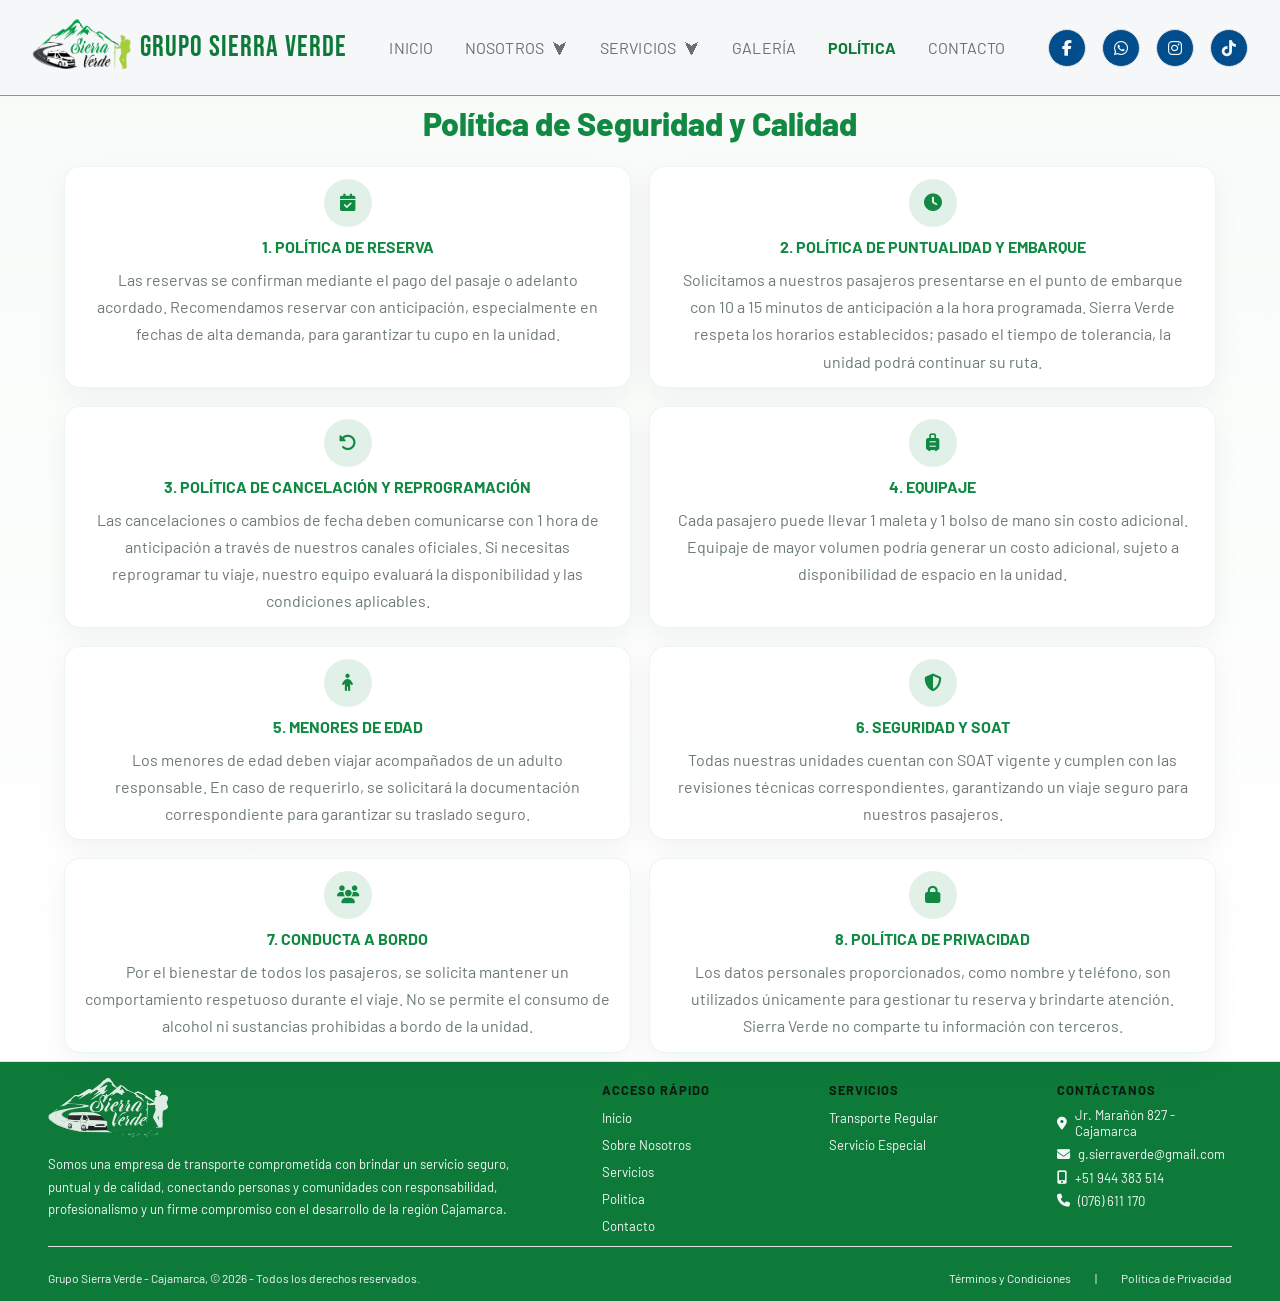
<file: pages/politica.html>
<!DOCTYPE html>
<html lang="es-es">

<head>
    <meta charset="UTF-8">
    <meta name="viewport" content="width=device-width, initial-scale=1.0">

    <link rel="icon" type="image/png" href="../assets/images/SV-Logo.png">
    <title> Grupo Sierra Verde</title>
    <link rel="stylesheet" href="https://cdnjs.cloudflare.com/ajax/libs/font-awesome/6.7.2/css/all.min.css">
    <link rel="stylesheet" href="../css/style_general.css">
    <link rel="stylesheet" href="../css/style_index1.css">
    <link rel="stylesheet" href="../css/style_serv_esp.css">
    <link rel="stylesheet" href="../css/style_nosotros.css">
    <link rel="stylesheet" href="../css/style_politica.css">
    <link rel="stylesheet" href="https://cdn.jsdelivr.net/npm/swiper@11/swiper-bundle.min.css">
    <link rel="stylesheet"
        href="https://fonts.googleapis.com/css2?family=Bebas+Neue&family=Barlow:wght@400;500;600;700;900&family=Barlow+Condensed:wght@700;900&display=swap">
</head>

<body>
    <div class="progress-bar" id="progress"></div>
    <header>
        <nav>
            <a href="../index.html" class="logo">
                <span class="logo-icon"><img src="../assets/images/SV-Logo.png" alt=""></span>Grupo Sierra Verde
            </a>
            
            <!-- MENU AMBURGUESA -->
            <div class="menu-toggle">
                <i class="fa-solid fa-bars"></i>
            </div>

            <ul class="nav-links">
                <li><a href="../index.html">INICIO</a></li>

                <li class="dropdown">
                    <a href="../pages/nosotros.html" class="dropbtn">
                        NOSOTROS <span class="arrow">&#11167;</span>
                    </a>
                    <ul class="dropdown-menu">
                        <li><a href="../pages/nosotros.html">Quienes Somos</a></li>
                        <li><a href="../pages/valores.html">Valores</a></li>
                        <li><a href="../pages/nosotros.html#testimonios">Testimonios</a></li>
                    </ul>
                </li>

                <li class="dropdown">
                    <a href="../pages/trans-regular.html" class="dropbtn">
                        SERVICIOS <span class="arrow">&#11167;</span>
                    </a>
                    <ul class="dropdown-menu">
                        <li><a href="../pages/trans-regular.html">Transporte Regular</a></li>
                        <li><a href="../pages/serv-especial.html">Servicio Especial</a></li>
                     </ul>
                </li>

                <li><a href="../pages/galeria.html">GALERÍA</a></li>
                <li><a href="../pages/politica.html" class="active1">POLÍTICA</a></li>
                <li><a href="../pages/contactos.html">CONTACTO</a></li>
            </ul>
            <div class="nav-actions">
                <a href="https://facebook.com/G.SierraVerde/" target="_blank"
                    style="text-decoration: none; color: inherit;">
                    <div class="nav-icon">
                        <i class="fa-brands fa-facebook-f"></i>
                    </div>
                </a>
                <a href="https://wa.me/51944383514?text=Buenos días, tengo una consulta sobre..." target="_blank"
                    style="text-decoration: none; color: inherit;">
                    <div class="nav-icon">
                        <i class="fa-brands fab fa-whatsapp"></i>
                    </div>
                </a>
                <a href="https://www.instagram.com/g.sierraverde?igsh=MTdrZHJpcGQyYzVoaA%3D%3D" target="_blank"
                    style="text-decoration: none; color: inherit;">
                    <div class="nav-icon">
                        <i class="fa-brands fab fa-instagram"></i>
                    </div>
                </a>
                <a href="https://www.tiktok.com/@gruposierraverde1" target="_blank"
                    style="text-decoration: none; color: inherit;">
                    <div class="nav-icon">
                        <i class="fa-brands fab fa-tiktok"></i>
                    </div>
                </a>
            </div>
        </nav>
    </header>



    <main>
                        <!-- SECC POLITICA -->
                <section class="politica-section">
                    <div class="container">
                        <div class="politica-hero">
                            <h2>Política de Seguridad y Calidad</h2>
                        </div>

                        <div class="politica-content">
                            <article class="politica-item">
                                <div class="politica-icon"><i class="fa-solid fa-calendar-check"></i></div>
                                <h3>1. Política de reserva</h3>
                                <p>Las reservas se confirman mediante el pago del pasaje o adelanto acordado. Recomendamos reservar con anticipación, especialmente en fechas de alta demanda, para garantizar tu cupo en la unidad.</p>
                            </article>

                            <article class="politica-item">
                                <div class="politica-icon"><i class="fa-solid fa-clock"></i></div>
                                <h3>2. Política de puntualidad y embarque</h3>
                                <p>Solicitamos a nuestros pasajeros presentarse en el punto de embarque con 10 a 15 minutos de anticipación a la hora programada. Sierra Verde respeta los horarios establecidos; pasado el tiempo de tolerancia, la unidad podrá continuar su ruta.</p>
                            </article>

                            <article class="politica-item">
                                <div class="politica-icon"><i class="fa-solid fa-rotate-left"></i></div>
                                <h3>3. Política de cancelación y reprogramación</h3>
                                <p>Las cancelaciones o cambios de fecha deben comunicarse con 1 hora de anticipación a través de nuestros canales oficiales. Si necesitas reprogramar tu viaje, nuestro equipo evaluará la disponibilidad y las condiciones aplicables.</p>
                            </article>

                            <article class="politica-item">
                                <div class="politica-icon"><i class="fa-solid fa-suitcase-rolling"></i></div>
                                <h3>4. Equipaje</h3>
                                <p>Cada pasajero puede llevar 1 maleta y 1 bolso de mano sin costo adicional. Equipaje de mayor volumen podría generar un costo adicional, sujeto a disponibilidad de espacio en la unidad.</p>
                            </article>

                            <article class="politica-item">
                                <div class="politica-icon"><i class="fa-solid fa-child"></i></div>
                                <h3>5. Menores de edad</h3>
                                <p>Los menores de edad deben viajar acompañados de un adulto responsable. En caso de requerirlo, se solicitará la documentación correspondiente para garantizar su traslado seguro.</p>
                            </article>

                            <article class="politica-item">
                                <div class="politica-icon"><i class="fa-solid fa-shield-halved"></i></div>
                                <h3>6. Seguridad y SOAT</h3>
                                <p>Todas nuestras unidades cuentan con SOAT vigente y cumplen con las revisiones técnicas correspondientes, garantizando un viaje seguro para nuestros pasajeros.</p>
                            </article>

                            <article class="politica-item">
                                <div class="politica-icon"><i class="fa-solid fa-users"></i></div>
                                <h3>7. Conducta a bordo</h3>
                                <p>Por el bienestar de todos los pasajeros, se solicita mantener un comportamiento respetuoso durante el viaje. No se permite el consumo de alcohol ni sustancias prohibidas a bordo de la unidad.</p>
                            </article>

                            <article class="politica-item">
                                <div class="politica-icon"><i class="fa-solid fa-lock"></i></div>
                                <h3>8. Política de privacidad</h3>
                                <p>Los datos personales proporcionados, como nombre y teléfono, son utilizados únicamente para gestionar tu reserva y brindarte atención. Sierra Verde no comparte tu información con terceros.</p>
                            </article>
                        </div>
                    </div>
                </section>


    </main>

    <footer>
        <div class="footer-grid">
            <div class="footer-brand">
                <a href="../index.html" class="logo-footer"><img style="width: 120px; height: 60px; justify-self: center;" src="../assets/images/SV-Logo-Blanco.png" alt=""></a>
                <p>Somos una empresa de transporte comprometida con brindar un servicio seguro, puntual y de calidad, conectando personas y comunidades con responsabilidad, profesionalismo y un firme compromiso con el desarrollo de la región Cajamarca.</p>
            </div>
            <div class="footer-col">
                <h4>Acceso Rápido</h4>
                <ul class="footer-links">
                    <li><a href="../index.html">Inicio</a></li>
                    <li><a href="../pages/nosotros.html">Sobre Nosotros</a></li>
                    <li><a href="../pages/servicios.html">Servicios</a></li>
                    <li><a href="../pages/politica.html">Política</a></li>
                    <li><a href="../pages/contactos.html">Contacto</a></li>
                </ul>
            </div>

            <div class="footer-col">
                <h4>Servicios</h4>
                <ul class="footer-links">
                    <li><a href="../pages/trans-regular.html">Transporte Regular</a></li>
                    <li><a href="../pages/serv-especial.html">Servicio Especial</a></li>
                </ul>
            </div>

            <div class="footer-col">
                <h4>Contáctanos</h4>
                <ul class="footer-links footer-contact-links">
                    <li><a href="https://www.google.com/maps/search/?api=1&query=Jr.+Mara%C3%B1%C3%B3n+827+Cajamarca" target="_blank" rel="noopener noreferrer"><i class="fa-solid fa-location-dot"></i> Jr. Marañón 827 - Cajamarca</a></li>
                    <li><a href="mailto:g.sierraverde@gmail.com"><i class="fa-solid fa-envelope"></i> g.sierraverde@gmail.com</a></li>
                    <li><a href="tel:+51944383514"><i class="fa-solid fa-mobile-screen-button"></i> +51 944 383 514</a></li>
                    <li><a href="tel:+5176611170"><i class="fa-solid fa-phone"></i> (076) 611 170</a></li>
                </ul>
            </div>



        </div>
        <div class="footer-bottom">
            <p>Grupo Sierra Verde - Cajamarca, © 2026 - Todos los derechos reservados.</p>
            <div class="footer-bottom-links">
                <a href="#">Términos y Condiciones</a>
                <a href="#">|</a>
                <a href="#">Política de Privacidad</a>
            </div>
        </div>

        <script src="../js/script.js"></script>

    </footer>




    <script src="../js/slider.js"></script>
    <script src="../js/slogan.js"></script>
    <script src="../js/men-amburguesa.js"></script>

  

</body>

</html>
</file>
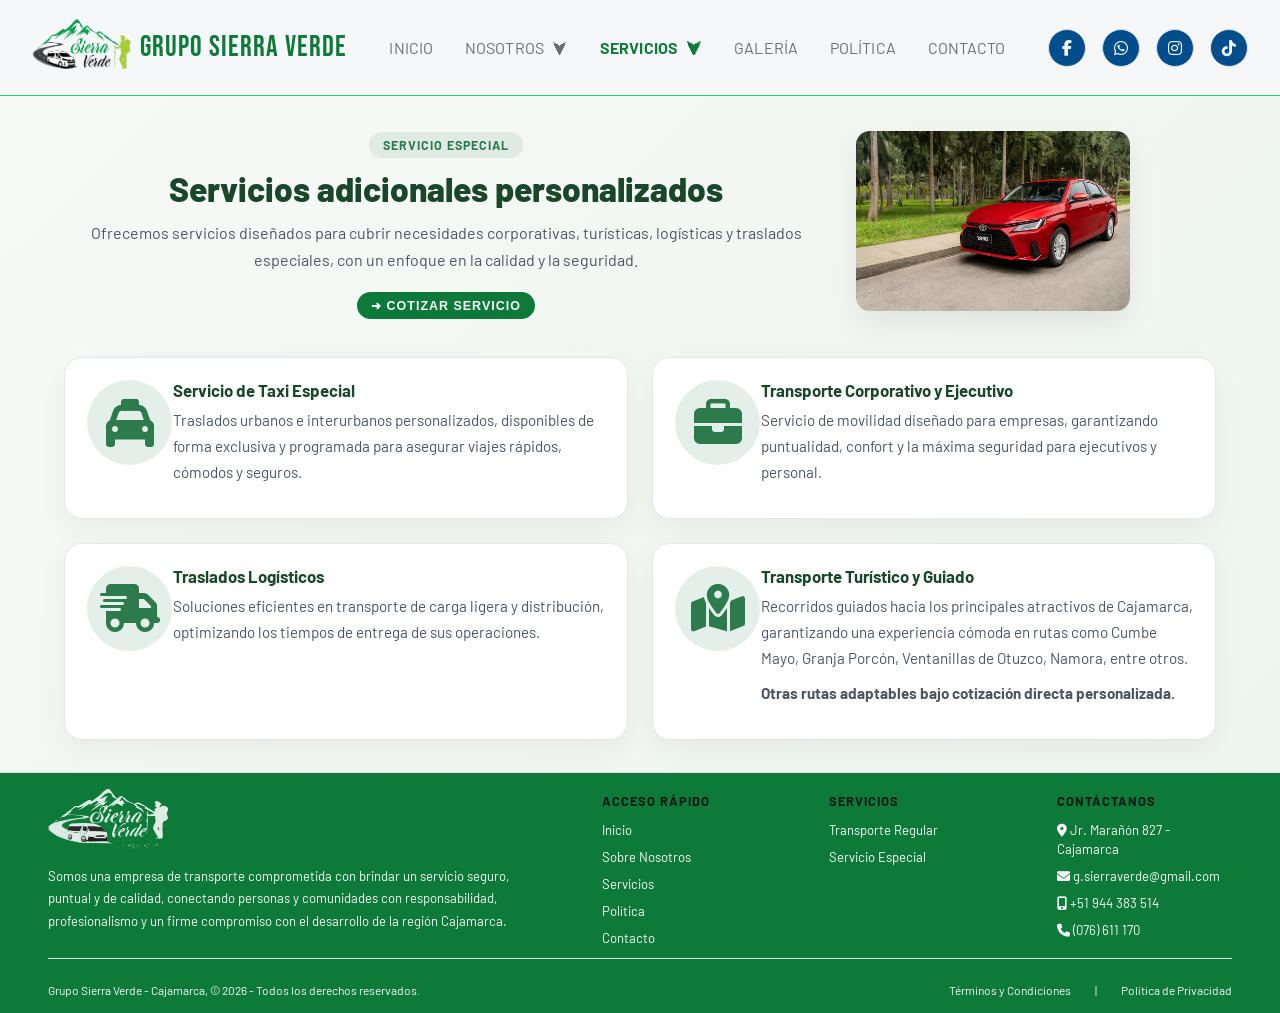
<file: pages/serv-especial.html>
<!DOCTYPE html>
<html lang="es-es">

<head>
    <meta charset="UTF-8">
    <meta name="viewport" content="width=device-width, initial-scale=1.0">

    <link rel="icon" type="image/png" href="../assets/images/SV-Logo.png">
    <title> Grupo Sierra Verde</title>
    <link rel="stylesheet" href="https://cdnjs.cloudflare.com/ajax/libs/font-awesome/6.7.2/css/all.min.css">
    <link rel="stylesheet" href="../css/style_general.css">
    <link rel="stylesheet" href="../css/style_index1.css">
    <link rel="stylesheet" href="../css/style_serv_esp.css">
    <link rel="stylesheet" href="../css/style_nosotros.css">
    <link rel="stylesheet" href="https://cdn.jsdelivr.net/npm/swiper@11/swiper-bundle.min.css">
    <link rel="stylesheet"
        href="https://fonts.googleapis.com/css2?family=Bebas+Neue&family=Barlow:wght@400;500;600;700;900&family=Barlow+Condensed:wght@700;900&display=swap">
    <style>
    /* Modal de cotización */
    .modal{display:none;position:fixed;inset:0;z-index:9999;background:rgba(0,0,0,.5);align-items:center;justify-content:center;padding:20px}
    .modal.open{display:flex}
    .modal-content{background:#fff;border-radius:8px;max-width:640px;width:100%;padding:20px;position:relative;box-shadow:0 6px 30px rgba(0,0,0,.2)}
    .modal-close{position:absolute;right:12px;top:8px;border:none;background:transparent;font-size:28px;cursor:pointer}
    .modal-content h3{margin-top:0; color:var(--color-principal)}
    .modal-row{display:grid;grid-template-columns:1fr 1fr;gap:10px}
    .modal-row .full{grid-column:1/-1}
    .modal-content input,.modal-content textarea{width:100%;padding:8px;border:1px solid #ddd;border-radius:4px;background:#fff;color:#222}
    .modal-content input::placeholder,.modal-content textarea::placeholder{color:#8b8b8b}
    .modal-content label{font-size:14px;display:block;margin-bottom:6px;color:#222;font-weight:600}
    .modal-actions{display:flex;gap:10px;justify-content:flex-end;margin-top:12px}
    .btn-ghost{background:transparent;border:1px solid #ccc;padding:8px 12px;border-radius:6px;cursor:pointer}
    .btn-primary{background:var(--color-principal);color:var(--color-apoyo);border:none;padding:8px 12px;border-radius:6px;cursor:pointer}
    @media(max-width:600px){.modal-row{grid-template-columns:1fr}}
    </style>
</head>

<body>
    <div class="progress-bar" id="progress"></div>
    <header>
        <nav>
            <a href="../index.html" class="logo">
                <span class="logo-icon"><img src="../assets/images/SV-Logo.png" alt=""></span>Grupo Sierra Verde
            </a>
            
            <!-- MENU AMBURGUESA -->
            <div class="menu-toggle">
                <i class="fa-solid fa-bars"></i>
            </div>

            <ul class="nav-links">
                <li><a href="../index.html">INICIO</a></li>

                <li class="dropdown">
                    <a href="../pages/nosotros.html" class="dropbtn">
                        NOSOTROS <span class="arrow">&#11167;</span>
                    </a>
                    <ul class="dropdown-menu">
                        <li><a href="../pages/nosotros.html">Quienes Somos</a></li>
                        <li><a href="../pages/valores.html">Valores</a></li>
                        <li><a href="../pages/nosotros.html#testimonios">Testimonios</a></li>
                    </ul>
                </li>

                <li class="dropdown">
                    <a href="../pages/trans-regular.html" class="dropbtn active1">
                        SERVICIOS <span class="arrow">&#11167;</span>
                    </a>
                    <ul class="dropdown-menu">
                        <li><a href="../pages/trans-regular.html">Transporte Regular</a></li>
                        <li><a href="../pages/serv-especial.html" class="active1">Servicio Especial</a></li>
                     </ul>
                </li>

                <li><a href="../pages/galeria.html">GALERÍA</a></li>
                <li><a href="../pages/politica.html">POLÍTICA</a></li>
                <li><a href="../pages/contactos.html">CONTACTO</a></li>
            </ul>
            <div class="nav-actions">
                <a href="https://facebook.com/G.SierraVerde/" target="_blank"
                    style="text-decoration: none; color: inherit;">
                    <div class="nav-icon">
                        <i class="fa-brands fa-facebook-f"></i>
                    </div>
                </a>
                <a href="https://wa.me/51944383514?text=Buenos días, tengo una consulta sobre..." target="_blank"
                    style="text-decoration: none; color: inherit;">
                    <div class="nav-icon">
                        <i class="fa-brands fab fa-whatsapp"></i>
                    </div>
                </a>
                <a href="https://www.instagram.com/g.sierraverde?igsh=MTdrZHJpcGQyYzVoaA%3D%3D" target="_blank"
                    style="text-decoration: none; color: inherit;">
                    <div class="nav-icon">
                        <i class="fa-brands fab fa-instagram"></i>
                    </div>
                </a>
                <a href="https://www.tiktok.com/@gruposierraverde1" target="_blank"
                    style="text-decoration: none; color: inherit;">
                    <div class="nav-icon">
                        <i class="fa-brands fab fa-tiktok"></i>
                    </div>
                </a>
            </div>
        </nav>
    </header>



    <main>
                <!-- SERV ESPECIAL SECTION -->
        <section class="serv-especial-section">
            <div class="container">
                <div class="serv-especial-hero">
                    <div class="serv-especial-header">
                        <p class="serv-especial-eyebrow">Servicio Especial</p>
                        <h2>Servicios adicionales personalizados</h2>
                        <p class="serv-especial-text">Ofrecemos servicios diseñados para cubrir necesidades corporativas, turísticas, logísticas y traslados especiales, con un enfoque en la calidad y la seguridad.</p><br>
                        
                        <button id="open-quote-btn" class="serv-especial-eyebrow" 
                            style="background-color: var(--color-principal); color: var(--color-apoyo); cursor: pointer; border: none; transition: 0.25s ease;"
                            onmouseover="this.style.backgroundColor='var(--color-redes)'; this.style.color='var(--color-apoyo)';"
                            onmouseout="this.style.backgroundColor='var(--color-principal)'; this.style.color='var(--color-apoyo)';">
                            ➜ Cotizar Servicio
                        </button>

                        <!-- Modal Cotización -->
                        <div id="quote-modal" class="modal" aria-hidden="true">
                            <div class="modal-content" role="dialog" aria-modal="true" aria-labelledby="quote-title">
                                <button class="modal-close" id="modal-close" aria-label="Cerrar">&times;</button>
                                <h3 id="quote-title">Cotizar Servicio</h3>
                                <form id="quote-form">
                                    <div class="modal-row">
                                        <div>
                                            <label>Nombre:<input type="text" name="nombre" required></label>
                                        </div>
                                        <div>
                                            <label>DNI:<input type="text" name="dni" required></label>
                                        </div>
                                        <div>
                                            <label>Destino:<input type="text" name="destino" required></label>
                                        </div>
                                        <div>
                                            <label>Celular:<input type="tel" name="celular" required></label>
                                        </div>
                                        <div>
                                            <label>Fecha:<input type="date" name="fecha" required></label>
                                        </div>
                                        <div>
                                            <label>Hora de Salida:<input type="time" name="hora_salida" required></label>
                                        </div>
                                        <div>
                                            <label>Hora de Llegada:<input type="time" name="hora_llegada"></label>
                                        </div>
                                        <div>
                                            <label>Nro de personas:<input type="number" name="nro_personas" min="1"></label>
                                        </div>
                                        <div class="full">
                                            <label>Descripción:<textarea name="descripcion" rows="3"></textarea></label>
                                        </div>
                                    </div>
                                    <div class="modal-actions">
                                        <button type="button" class="btn-ghost" id="modal-cancel">Cancelar</button>
                                        <button type="submit" class="btn-primary" id="send-whatsapp">Enviar por WhatsApp</button>
                                    </div>
                                </form>
                            </div>
                        </div>
                    </div>
                    <div class="serv-especial-hero-media">
                        <img src="../assets/images/taxi.jpeg" alt="Servicio Especial - Grupo Sierra Verde">
                    </div>
                </div>

                <div class="serv-especial-grid">
                    <article class="serv-especial-card">
                        <div class="serv-especial-icon"><i class="fa-solid fa-taxi"></i></div>
                        <div class="serv-especial-content">
                            <h3>Servicio de Taxi Especial</h3>
                            <p>Traslados urbanos e interurbanos personalizados, disponibles de forma exclusiva y programada para asegurar viajes rápidos, cómodos y seguros.</p>
                        </div>
                    </article>

                    <article class="serv-especial-card">
                        <div class="serv-especial-icon"><i class="fa-solid fa-briefcase"></i></div>
                        <div class="serv-especial-content">
                            <h3>Transporte Corporativo y Ejecutivo</h3>
                            <p>Servicio de movilidad diseñado para empresas, garantizando puntualidad, confort y la máxima seguridad para ejecutivos y personal.</p>
                        </div>
                    </article>

                    <article class="serv-especial-card">
                        <div class="serv-especial-icon"><i class="fa-solid fa-truck-fast"></i></div>
                        <div class="serv-especial-content">
                            <h3>Traslados Logísticos</h3>
                            <p>Soluciones eficientes en transporte de carga ligera y distribución, optimizando los tiempos de entrega de sus operaciones.</p>
                        </div>
                    </article>

                    <article class="serv-especial-card">
                        <div class="serv-especial-icon"><i class="fa-solid fa-map-location-dot"></i></div>
                        <div class="serv-especial-content">
                            <h3>Transporte Turístico y Guiado</h3>
                            <p>Recorridos guiados hacia los principales atractivos de Cajamarca, garantizando una experiencia cómoda en rutas como Cumbe Mayo, Granja Porcón, Ventanillas de Otuzco, Namora, entre otros.</p>
                            <p class="serv-especial-highlight">Otras rutas adaptables bajo cotización directa personalizada.</p>
                        </div>
                    </article>
                </div>
            </div>
        </section>

    </main>

    <footer>
        <div class="footer-grid">
            <div class="footer-brand">
                <a href="../index.html" class="logo-footer"><img style="width: 120px; height: 60px; justify-self: center;" src="../assets/images/SV-Logo-Blanco.png" alt=""></a>
                <p>Somos una empresa de transporte comprometida con brindar un servicio seguro, puntual y de calidad, conectando personas y comunidades con responsabilidad, profesionalismo y un firme compromiso con el desarrollo de la región Cajamarca.</p>
            </div>
            <div class="footer-col">
                <h4>Acceso Rápido</h4>
                <ul class="footer-links">
                    <li><a href="../index.html">Inicio</a></li>
                    <li><a href="../pages/nosotros.html">Sobre Nosotros</a></li>
                    <li><a href="../pages/servicios.html">Servicios</a></li>
                    <li><a href="../pages/politica.html">Política</a></li>
                    <li><a href="../pages/contactos.html">Contacto</a></li>
                </ul>
            </div>

            <div class="footer-col">
                <h4>Servicios</h4>
                <ul class="footer-links">
                    <li><a href="../pages/trans-regular.html">Transporte Regular</a></li>
                    <li><a href="../pages/serv-especial.html">Servicio Especial</a></li>
                </ul>
            </div>

            <div class="footer-col">
                <h4>Contáctanos</h4>
                <ul class="footer-links footer-contact-links">
                    <li><a href="https://www.google.com/maps/search/?api=1&query=Jr.+Mara%C3%B1%C3%B3n+827+Cajamarca" target="_blank" rel="noopener noreferrer"><i class="fa-solid fa-location-dot"></i> Jr. Marañón 827 - Cajamarca</a></li>
                    <li><a href="mailto:g.sierraverde@gmail.com"><i class="fa-solid fa-envelope"></i> g.sierraverde@gmail.com</a></li>
                    <li><a href="tel:+51944383514"><i class="fa-solid fa-mobile-screen-button"></i> +51 944 383 514</a></li>
                    <li><a href="tel:+5176611170"><i class="fa-solid fa-phone"></i> (076) 611 170</a></li>
                </ul>
            </div>



        </div>
        <div class="footer-bottom">
            <p>Grupo Sierra Verde - Cajamarca, © 2026 - Todos los derechos reservados.</p>
            <div class="footer-bottom-links">
                <a href="#">Términos y Condiciones</a>
                <a href="#">|</a>
                <a href="#">Política de Privacidad</a>
            </div>
        </div>

        <script src="../js/script.js"></script>

    </footer>




    <script src="../js/slider.js"></script>
    <script src="../js/slogan.js"></script>
    <script src="../js/men-amburguesa.js"></script>

    <script>
        // Menú interactivo de rutas
        document.querySelectorAll('.route-btn').forEach(button => {
            button.addEventListener('click', function() {
                const routeId = this.getAttribute('data-route');
                
                // Remover clase active de todos los botones
                document.querySelectorAll('.route-btn').forEach(btn => {
                    btn.classList.remove('active');
                });
                
                // Agregar clase active al botón clickeado
                this.classList.add('active');
                
                // Remover clase active de todos los detalles
                document.querySelectorAll('.route-detail').forEach(detail => {
                    detail.classList.remove('active');
                });
                
                // Agregar clase active al detalle correspondiente
                document.getElementById(routeId).classList.add('active');
            });
        });
    </script>

    <script>
        // Lógica modal cotización y envío por WhatsApp
        (function(){
            const openBtn = document.getElementById('open-quote-btn');
            const modal = document.getElementById('quote-modal');
            const closeBtn = document.getElementById('modal-close');
            const cancelBtn = document.getElementById('modal-cancel');
            const form = document.getElementById('quote-form');
            const WA_NUMBER = '51927894446';

            function formatDateISOtoDDMMYYYY(d){
                if(!d) return '';
                const parts = d.split('-');
                if(parts.length !== 3) return d;
                return `${parts[2]}-${parts[1]}-${parts[0]}`;
            }

            function openModal(){
                modal.classList.add('open');
                modal.setAttribute('aria-hidden','false');
                const first = modal.querySelector('input[name="nombre"]');
                if(first) first.focus();
            }
            function closeModal(){
                modal.classList.remove('open');
                modal.setAttribute('aria-hidden','true');
            }

            openBtn && openBtn.addEventListener('click', openModal);
            closeBtn && closeBtn.addEventListener('click', closeModal);
            cancelBtn && cancelBtn.addEventListener('click', closeModal);

            // Close modal when clicking outside content
            modal && modal.addEventListener('click', function(e){
                if(e.target === modal) closeModal();
            });

            form && form.addEventListener('submit', function(e){
                e.preventDefault();
                const data = new FormData(form);
                const fields = {
                    nombre: data.get('nombre') || '',
                    dni: data.get('dni') || '',
                    destino: data.get('destino') || '',
                    celular: data.get('celular') || '',
                    fecha: data.get('fecha') || '',
                    hora_salida: data.get('hora_salida') || '',
                    hora_llegada: data.get('hora_llegada') || '',
                    nro_personas: data.get('nro_personas') || '',
                    descripcion: data.get('descripcion') || ''
                };

                const message = `Hola Sierra Verde, quisiera cotizar un servicio de transporte.\n\n* Nombre: ${fields.nombre}\n* DNI: ${fields.dni}\n* Destino: ${fields.destino}\n* Celular: ${fields.celular}\n* Fecha: ${formatDateISOtoDDMMYYYY(fields.fecha)}\n* Hora de Salida: ${fields.hora_salida}\n* Hora de Llegada: ${fields.hora_llegada}\n* Nro de personas: ${fields.nro_personas}\n* Descripción: ${fields.descripcion}\n\n¿Podrían brindarme información sobre disponibilidad y tarifas?`;

                const url = `https://wa.me/${WA_NUMBER}?text=${encodeURIComponent(message)}`;
                window.open(url, '_blank');
                closeModal();
                form.reset();
            });
        })();
    </script>

</body>

</html>
</file>
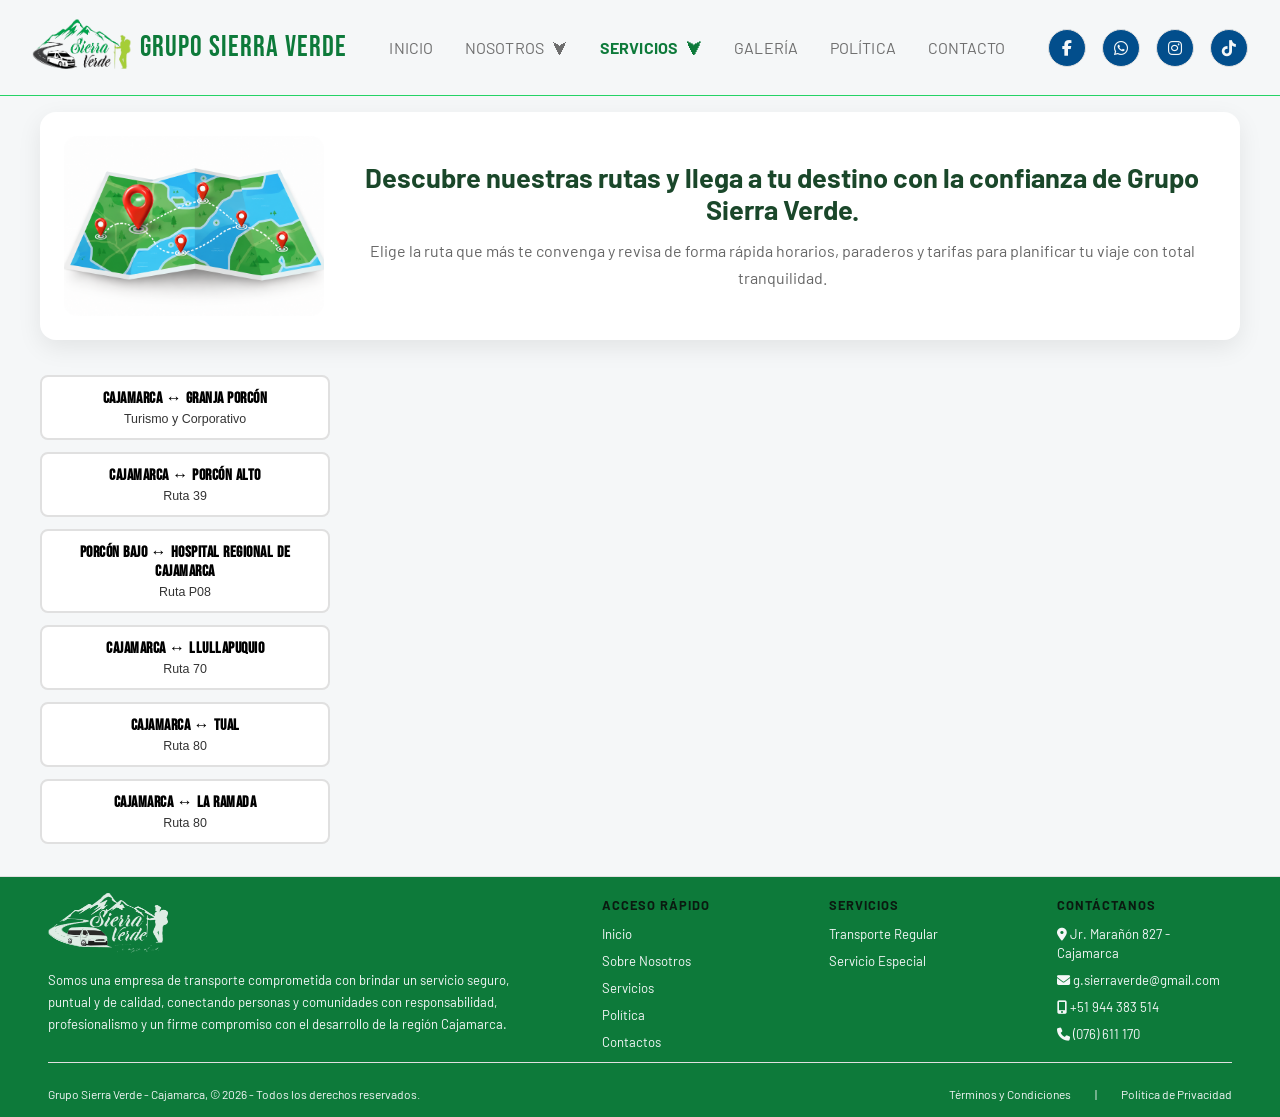
<file: pages/trans-regular.html>
<!DOCTYPE html>
<html lang="es-es">

<head>
    <meta charset="UTF-8">
    <meta name="viewport" content="width=device-width, initial-scale=1.0">

    <link rel="icon" type="image/png" href="../assets/images/SV-Logo.png">
    <title> Grupo Sierra Verde</title>
    <link rel="stylesheet" href="https://cdnjs.cloudflare.com/ajax/libs/font-awesome/6.7.2/css/all.min.css">
    <link rel="stylesheet" href="../css/style_general.css">
    <link rel="stylesheet" href="../css/style_index1.css">
    <link rel="stylesheet" href="../css/style_trans_reg.css">
    <link rel="stylesheet" href="../css/style_nosotros.css">
    <link rel="stylesheet" href="../css/style_serv_esp.css">
    <link rel="stylesheet" href="https://cdn.jsdelivr.net/npm/swiper@11/swiper-bundle.min.css">
    <link rel="stylesheet"
        href="https://fonts.googleapis.com/css2?family=Bebas+Neue&family=Barlow:wght@400;500;600;700;900&family=Barlow+Condensed:wght@700;900&display=swap">
</head>

<body>
    <div class="progress-bar" id="progress"></div>
    <header>
        <nav>
            <a href="../index.html" class="logo">
                <span class="logo-icon"><img src="../assets/images/SV-Logo.png" alt=""></span>Grupo Sierra Verde
            </a>
            
            <!-- MENU AMBURGUESA -->
            <div class="menu-toggle">
                <i class="fa-solid fa-bars"></i>
            </div>

            <ul class="nav-links">
                <li><a href="../index.html">INICIO</a></li>

                <li class="dropdown">
                    <a href="../pages/nosotros.html" class="dropbtn">
                        NOSOTROS <span class="arrow">&#11167;</span>
                    </a>
                    <ul class="dropdown-menu">
                        <li><a href="../pages/nosotros.html">Quienes Somos</a></li>
                        <li><a href="../pages/valores.html">Valores</a></li>
                        <li><a href="../pages/nosotros.html#testimonios">Testimonios</a></li>
                    </ul>
                </li>

                <li class="dropdown">
                    <a href="../pages/trans-regular.html" class="dropbtn active1">
                        SERVICIOS <span class="arrow">&#11167;</span>
                    </a>
                    <ul class="dropdown-menu">
                        <li><a href="../pages/trans-regular.html" class="active1">Transporte Regular</a></li>
                        <li><a href="../pages/serv-especial.html">Servicio Especial</a></li>
                     </ul>
                </li>

                <li><a href="../pages/galeria.html">GALERÍA</a></li>
                <li><a href="../pages/politica.html">POLÍTICA</a></li>
                <li><a href="../pages/contactos.html">CONTACTO</a></li>
            </ul>
            <div class="nav-actions">
                <a href="https://facebook.com/G.SierraVerde/" target="_blank"
                    style="text-decoration: none; color: inherit;">
                    <div class="nav-icon">
                        <i class="fa-brands fa-facebook-f"></i>
                    </div>
                </a>
                <a href="https://wa.me/51944383514?text=Buenos días, tengo una consulta sobre..." target="_blank"
                    style="text-decoration: none; color: inherit;">
                    <div class="nav-icon">
                        <i class="fa-brands fab fa-whatsapp"></i>
                    </div>
                </a>
                <a href="https://www.instagram.com/g.sierraverde?igsh=MTdrZHJpcGQyYzVoaA%3D%3D" target="_blank"
                    style="text-decoration: none; color: inherit;">
                    <div class="nav-icon">
                        <i class="fa-brands fab fa-instagram"></i>
                    </div>
                </a>
                <a href="https://www.tiktok.com/@gruposierraverde1" target="_blank"
                    style="text-decoration: none; color: inherit;">
                    <div class="nav-icon">
                        <i class="fa-brands fab fa-tiktok"></i>
                    </div>
                </a>
            </div>
        </nav>
    </header>



    <main>
        <!-- RUTAS SECTION -->
        <section class="routes-section">
            <div class="container">
                <div class="routes-intro">
                    <img src="../assets/images/rutas.png" alt="Rutas de transporte regular de Grupo Sierra Verde">
                    <div class="routes-intro-content">
                        <h2>Descubre nuestras rutas y llega a tu destino con la confianza de Grupo Sierra Verde.</h2>
                        <p>Elige la ruta que más te convenga y revisa de forma rápida horarios, paraderos y tarifas para planificar tu viaje con total tranquilidad.</p>
                    </div>
                </div>

                <div class="routes-layout">
                    <!-- MENU SELECTOR -->
                    <div class="routes-menu">
                        <button class="route-btn active" data-route="ruta-tur-corp">
                            <span class="route-number">Cajamarca ↔ Granja Porcón</span>
                            <span class="route-name">Turismo y Corporativo</span>
                        </button>
                        <button class="route-btn" data-route="ruta-39">
                            <span class="route-number">Cajamarca ↔ Porcón Alto</span>
                            <span class="route-name">Ruta 39</span>
                        </button>
                        <button class="route-btn" data-route="ruta-p08">
                            <span class="route-number">Porcón Bajo ↔ Hospital Regional de Cajamarca</span>
                            <span class="route-name">Ruta P08</span>
                        </button>
                        <button class="route-btn" data-route="ruta-70">
                            <span class="route-number">Cajamarca ↔ Llullapuquio</span>
                            <span class="route-name">Ruta 70</span>
                        </button>
                        <button class="route-btn" data-route="ruta-80t">
                            <span class="route-number">Cajamarca ↔ Tual</span>
                            <span class="route-name">Ruta 80</span>
                        </button>
                        <button class="route-btn" data-route="ruta-80lr">
                            <span class="route-number">Cajamarca ↔ La Ramada</span>
                            <span class="route-name">Ruta 80</span>
                        </button>
                    </div>

                    <!-- ROUTE DETAILS -->
                    <div class="routes-details">
                    <div class="route-detail active" id="ruta-tur-corp">
                        <div class="detail-content">
                            <div class="detail-info">
                                <h3><i class="fas fa-bus"></i> Turismo y Corporativo</h3>
                                <h4>Cajamarca ↔ Granja Porcón</h4>
                                <div class="info-block">
                                    <h5><i class="fas fa-map-location-dot"></i> Paraderos:</h5>
                                    <ul>
                                        <p>Terminal Jr. Marañón 827</p>
                                        <p>Granja Porcón</p>
                                    </ul>
                                </div>
                                <div class="info-block">
                                    <h5><i class="fas fa-clock"></i> Horarios:</h5>
                                    <ul>
                                        <p><strong>Cajamarca - Granja Porcón:</strong> 5:00 a.m. - 8:30 a.m. - 1:30 p.m.</p>
                                        <p><strong>Duración del viaje:</strong> 1h, 15min aprox.</p>
                                    </ul>
                                </div>
                                <div class="info-block">
                                    <h5><i class="fas fa-circle-info"></i> Información:</h5>
                                    <p><strong>Frecuencia:</strong> Servicio diario</p>
                                    <p><strong>Costo del pasaje:</strong> S/ 10.00 por tramo (S/ 20.00 ida y vuelta)</p>
                                </div>
                            </div>
                            <div class="detail-map">
                                <iframe class="map-frame" title="Mapa de Granja Porcón" src="https://www.google.com/maps?q=Granja%20Porc%C3%B3n%20Cajamarca%20Peru&z=13&output=embed" loading="lazy" referrerpolicy="no-referrer-when-downgrade" allowfullscreen></iframe>
                            </div>
                        </div>
                    </div>

                    <div class="route-detail" id="ruta-39">
                        <div class="detail-content">
                            <div class="detail-info">
                                <h3><i class="fas fa-bus"></i> Ruta 39</h3>
                                <h4>Cajamarca ↔ Porcón Alto</h4>
                                <div class="info-block">
                                    <h5><i class="fas fa-map-location-dot"></i> Paraderos:</h5>
                                    <ul>
                                        <p>Terminal Jr. Marañón 827</p>
                                        <p>C. P. Porcón Alto</p>
                                    </ul>
                                </div>
                                <div class="info-block">
                                    <h5><i class="fas fa-clock"></i> Horarios:</h5>
                                    <ul>
                                        <p><strong>Cajamarca - Porcón Alto:</strong> Salidas cada 10 min.</p>
                                        <p><strong>Duración del viaje:</strong> 45min aprox.</p>
                                    </ul>
                                </div>
                                <div class="info-block">
                                    <h5><i class="fas fa-circle-info"></i> Información:</h5>
                                    <p><strong>Frecuencia:</strong> Servicio diario</p>
                                    <p><strong>Costo del pasaje:</strong> S/ 4.00 por tramo (S/ 8.00 ida y vuelta)</p>
                                </div>
                            </div>
                            <div class="detail-map">
                                <iframe class="map-frame" title="Mapa de Porcón Alto" src="https://www.google.com/maps/embed?pb=!1m18!1m12!1m3!1d3959.464216707637!2d-78.59983251823853!3d-7.072052890877083!2m3!1f0!2f0!3f0!3m2!1i1024!2i768!4f13.1!3m3!1m2!1s0x91b25700098cee29%3A0xae4f5db86016a14c!2sPuesto%20Salud%20Porcon%20Alto!5e0!3m2!1ses!2spe!4v1784576226021!5m2!1ses!2spe" loading="lazy" referrerpolicy="no-referrer-when-downgrade" allowfullscreen></iframe>
                            </div>
                        </div>
                    </div>

                    <div class="route-detail" id="ruta-p08">
                        <div class="detail-content">
                            <div class="detail-info">
                                <h3><i class="fas fa-bus"></i> Ruta P08</h3>
                                <h4>Porcón Bajo ↔ Hospital Regional de Cajamarca</h4>
                                <div class="info-block">
                                    <h5><i class="fas fa-map-location-dot"></i> Paraderos:</h5>
                                    <ul>
                                        <p>C. P. Porcon Bajo</p>
                                        <p>Hospital Regional de Cajamarca</p>
                                    </ul>
                                </div>
                                <div class="info-block">
                                    <h5><i class="fas fa-clock"></i> Horarios:</h5>
                                    <ul>
                                        <p><strong>Porcon Bajo - Hospital Reg. de Cajamarca:</strong> Salidas cada 15 min.</p>
                                        <p><strong>Duración del viaje:</strong> 45min aprox.</p>
                                    </ul>
                                </div>
                                <div class="info-block">
                                    <h5><i class="fas fa-circle-info"></i> Información:</h5>
                                    <p><strong>Frecuencia:</strong> Servicio diario</p>
                                    <p><strong>Costo del pasaje:</strong> S/ 3.00 por tramo (S/ 6.00 ida y vuelta)</p>
                                </div>
                            </div>
                            <div class="detail-map">
                                <iframe class="map-frame" title="Mapa del Hospital Regional de Cajamarca" src="https://www.google.com/maps?q=Hospital%20Regional%20de%20Cajamarca%20Peru&z=13&output=embed" loading="lazy" referrerpolicy="no-referrer-when-downgrade" allowfullscreen></iframe>
                            </div>
                        </div>
                    </div>

                    <div class="route-detail" id="ruta-70">
                        <div class="detail-content">
                            <div class="detail-info">
                                <h3><i class="fas fa-bus"></i> Ruta 70</h3>
                                <h4>Cajamarca ↔ Llullapuquio</h4>
                                <div class="info-block">
                                    <h5><i class="fas fa-map-location-dot"></i> Paraderos:</h5>
                                    <ul>
                                        <p>Terminal Jr. Marañón 827</p>
                                        <p>Llullapuquio</p>
                                    </ul>
                                </div>
                                <div class="info-block">
                                    <h5><i class="fas fa-clock"></i> Horarios:</h5>
                                    <ul>
                                        <p><strong>Llullapuquio-Cajamarca:</strong> 6:00 a.m.</p>
                                        <p><strong>Cajamarca - Llullapuquio:</strong> 4:00 p.m.</p>
                                        <p><strong>Duración del viaje:</strong> 45min aprox.</p>
                                    </ul>
                                </div>
                                <div class="info-block">
                                    <h5><i class="fas fa-circle-info"></i> Información:</h5>
                                    <p><strong>Frecuencia:</strong> Servicio solo Lunes y Viernes</p>
                                    <p><strong>Costo del pasaje:</strong> S/ 10.00 por tramo (S/ 20.00 ida y vuelta)</p>
                                </div>
                            </div>
                            <div class="detail-map">
                                <iframe class="map-frame" title="Mapa de Llullapuquio" src="https://www.google.com/maps?q=Llullapuquio%20Cajamarca%20Peru&z=13&output=embed" loading="lazy" referrerpolicy="no-referrer-when-downgrade" allowfullscreen></iframe>
                            </div>
                        </div>
                    </div>

                    <div class="route-detail" id="ruta-80t">
                        <div class="detail-content">
                            <div class="detail-info">
                                <h3><i class="fas fa-bus"></i> Ruta 80</h3>
                                <h4>Cajamarca ↔ Tual</h4>
                                <div class="info-block">
                                    <h5><i class="fas fa-map-location-dot"></i> Paraderos:</h5>
                                    <ul>
                                        <p>Terminal Jr. Marañón 827</p>
                                        <p>C. P. Tual</p>
                                    </ul>
                                </div>
                                <div class="info-block">
                                    <h5><i class="fas fa-clock"></i> Horarios:</h5>
                                    <ul>
                                        <p><strong>Cajamarca - Tual:</strong> Salidas cada 1hr</p>
                                        <p><strong>Duración del viaje:</strong> 1h aprox.</p>
                                    </ul>
                                </div>
                                <div class="info-block">
                                    <h5><i class="fas fa-circle-info"></i> Información:</h5>
                                    <p><strong>Frecuencia:</strong> Servicio diario</p>
                                    <p><strong>Costo del pasaje:</strong> S/ 8.00 por tramo (S/ 16.00 ida y vuelta)</p>
                                </div>
                            </div>
                            <div class="detail-map">
                                <iframe class="map-frame" title="Mapa de Tual" src="https://www.google.com/maps?q=Tual%20Cajamarca%20Peru&z=13&output=embed" loading="lazy" referrerpolicy="no-referrer-when-downgrade" allowfullscreen></iframe>
                            </div>
                        </div>
                    </div>

                    <div class="route-detail" id="ruta-80lr">
                        <div class="detail-content">
                            <div class="detail-info">
                                <h3><i class="fas fa-bus"></i> Ruta 80</h3>
                                <h4>Cajamarca ↔ La Ramada</h4>
                                <div class="info-block">
                                    <h5><i class="fas fa-map-location-dot"></i> Paraderos:</h5>
                                    <ul>
                                        <p>Terminal Jr. Marañón 827</p>
                                        <p>C. P. La Ramada</p>
                                    </ul>
                                </div>
                                <div class="info-block">
                                    <h5><i class="fas fa-clock"></i> Horarios:</h5>
                                    <ul>
                                        <p><strong>Cajamarca - La Ramada:</strong> Salidas cada 1hr</p>
                                        <p><strong>Duración del viaje:</strong> 1hr aprox.</p>
                                    </ul>
                                </div>
                                <div class="info-block">
                                    <h5><i class="fas fa-circle-info"></i> Información:</h5>
                                    <p><strong>Frecuencia:</strong> Servicio diario</p>
                                    <p><strong>Costo del pasaje:</strong> S/ 8.00 por tramo (S/ 16.00 ida y vuelta)</p>
                                </div>
                            </div>
                            <div class="detail-map">
                                <iframe class="map-frame" title="Mapa de La Ramada" src="https://www.google.com/maps?q=La%20Ramada%20Cajamarca%20Peru&z=13&output=embed" loading="lazy" referrerpolicy="no-referrer-when-downgrade" allowfullscreen></iframe>
                            </div>
                        </div>
                    </div>
                </div>
            </div>
        </section>


    </main>

    <footer>
        <div class="footer-grid">
            <div class="footer-brand">
                <a href="../index.html" class="logo-footer"><img style="width: 120px; height: 60px; justify-self: center;" src="../assets/images/SV-Logo-Blanco.png" alt=""></a>
                <p>Somos una empresa de transporte comprometida con brindar un servicio seguro, puntual y de calidad, conectando personas y comunidades con responsabilidad, profesionalismo y un firme compromiso con el desarrollo de la región Cajamarca.</p>
            </div>
            <div class="footer-col">
                <h4>Acceso Rápido</h4>
                <ul class="footer-links">
                    <li><a href="../index.html">Inicio</a></li>
                    <li><a href="../pages/nosotros.html">Sobre Nosotros</a></li>
                    <li><a href="../pages/servicios.html">Servicios</a></li>
                    <li><a href="../pages/politica.html">Política</a></li>
                    <li><a href="../pages/contactos.html">Contactos</a></li>
                </ul>
            </div>

            <div class="footer-col">
                <h4>Servicios</h4>
                <ul class="footer-links">
                    <li><a href="../pages/trans-regular.html">Transporte Regular</a></li>
                    <li><a href="../pages/serv-especial.html">Servicio Especial</a></li>
                </ul>
            </div>

            <div class="footer-col">
                <h4>Contáctanos</h4>
                <ul class="footer-links footer-contact-links">
                    <li><a href="https://www.google.com/maps/search/?api=1&query=Jr.+Mara%C3%B1%C3%B3n+827+Cajamarca" target="_blank" rel="noopener noreferrer"><i class="fa-solid fa-location-dot"></i> Jr. Marañón 827 - Cajamarca</a></li>
                    <li><a href="mailto:g.sierraverde@gmail.com"><i class="fa-solid fa-envelope"></i> g.sierraverde@gmail.com</a></li>
                    <li><a href="tel:+51944383514"><i class="fa-solid fa-mobile-screen-button"></i> +51 944 383 514</a></li>
                    <li><a href="tel:+5176611170"><i class="fa-solid fa-phone"></i> (076) 611 170</a></li>
                </ul>
            </div>



        </div>
        <div class="footer-bottom">
            <p>Grupo Sierra Verde - Cajamarca, © 2026 - Todos los derechos reservados.</p>
            <div class="footer-bottom-links">
                <a href="#">Términos y Condiciones</a>
                <a href="#">|</a>
                <a href="#">Política de Privacidad</a>
            </div>
        </div>

        <script src="../js/script.js"></script>

    </footer>




    <script src="../js/slider.js"></script>
    <script src="../js/slogan.js"></script>
    <script src="../js/men-amburguesa.js"></script>

    <script>
        const routesDetailsContainer = document.querySelector('.routes-details');
        const routeButtons = document.querySelectorAll('.route-btn');

        const isMobileView = () => window.matchMedia('(max-width: 768px)').matches;

        const resetDesktopDetails = () => {
            if (!routesDetailsContainer) return;
            document.querySelectorAll('.route-detail').forEach(detail => {
                if (!routesDetailsContainer.contains(detail)) {
                    routesDetailsContainer.appendChild(detail);
                }
            });
        };

        const closeAllMobileDetails = () => {
            routeButtons.forEach(btn => btn.classList.remove('active'));
            document.querySelectorAll('.route-detail').forEach(detail => detail.classList.remove('active'));
        };

        const handleRouteClick = function() {
            const routeId = this.getAttribute('data-route');
            const detail = document.getElementById(routeId);
            if (!detail) return;

            const isAlreadyOpen = this.classList.contains('active');
            const mobile = isMobileView();

            if (mobile) {
                closeAllMobileDetails();
                if (!isAlreadyOpen) {
                    this.classList.add('active');
                    detail.classList.add('active');
                    if (detail.parentNode !== this.parentNode) {
                        this.parentNode.insertBefore(detail, this.nextSibling);
                    }
                }
            } else {
                resetDesktopDetails();
                routeButtons.forEach(btn => btn.classList.remove('active'));
                this.classList.add('active');
                document.querySelectorAll('.route-detail').forEach(item => item.classList.remove('active'));
                detail.classList.add('active');
            }
        };

        routeButtons.forEach(button => button.addEventListener('click', handleRouteClick));

        // Force close details on load for mobile to avoid large empty space
        if (isMobileView()) {
            closeAllMobileDetails();
            // ensure all details are in the details container (hidden)
            resetDesktopDetails();
        }

        const handleResize = () => {
            if (!isMobileView()) {
                // move details back to the right column on desktop
                resetDesktopDetails();
            } else {
                // when switching to mobile, ensure no detail stays open
                closeAllMobileDetails();
            }
        };

        window.addEventListener('resize', handleResize);

        document.addEventListener('DOMContentLoaded', () => {
            // Redundant safety: also ensure details are closed if DOM loads after script
            if (isMobileView()) {
                closeAllMobileDetails();
                resetDesktopDetails();
            }
        });
    </script>

</body>

</html>
</file>
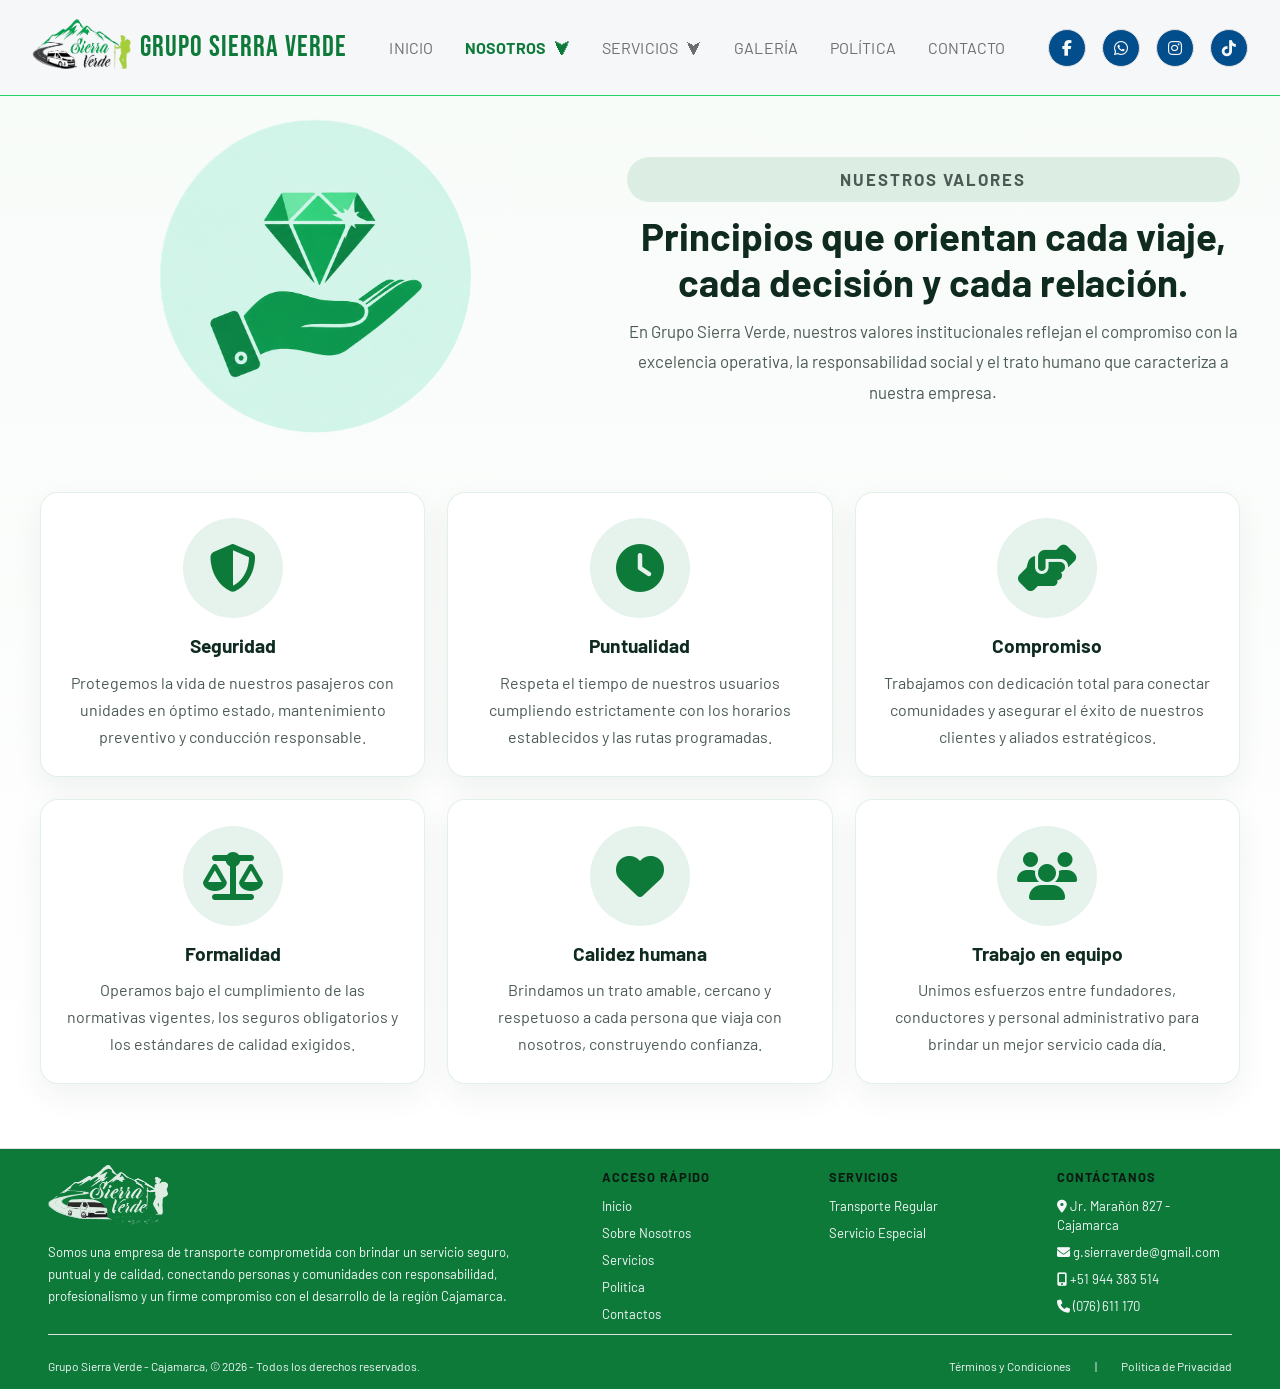
<file: pages/valores.html>
<!DOCTYPE html>
<html lang="es-es">

<head>
    <meta charset="UTF-8">
    <meta name="viewport" content="width=device-width, initial-scale=1.0">

    <link rel="icon" type="image/png" href="../assets/images/SV-Logo.png">
    <title> Grupo Sierra Verde</title>
    <link rel="stylesheet" href="https://cdnjs.cloudflare.com/ajax/libs/font-awesome/6.7.2/css/all.min.css">
    <link rel="stylesheet" href="../css/style_general.css">
    <link rel="stylesheet" href="../css/style_index1.css">    
    <link rel="stylesheet" href="../css/index.css">
    <link rel="stylesheet" href="https://cdn.jsdelivr.net/npm/swiper@11/swiper-bundle.min.css">
    <link rel="stylesheet" href="https://fonts.googleapis.com/css2?family=Bebas+Neue&family=Barlow:wght@400;500;600;700;900&family=Barlow+Condensed:wght@700;900&display=swap">
    <link rel="stylesheet" href="../css/style_nosotros.css">
</head>

<body>
    <div class="progress-bar" id="progress"></div>
    <header>
        <nav>
            <a href="../index.html" class="logo">
                <span class="logo-icon"><img src="../assets/images/SV-Logo.png" alt=""></span>Grupo Sierra Verde
            </a>
            
            <!-- MENU AMBURGUESA -->
            <div class="menu-toggle">
                <i class="fa-solid fa-bars"></i>
            </div>

            <ul class="nav-links">
                <li><a href="../index.html">INICIO</a></li>

                <li class="dropdown">
                    <a href="../pages/nosotros.html" class="dropbtn active1">
                        NOSOTROS <span class="arrow">&#11167;</span>
                    </a>
                    <ul class="dropdown-menu">
                        <li><a href="../pages/nosotros.html">Quienes Somos</a></li>
                        <li><a href="../pages/valores.html" class="active1">Valores</a></li>
                        <li><a href="../pages/nosotros.html#testimonios">Testimonios</a></li>
                    </ul>
                </li>

                <li class="dropdown">
                    <a href="../pages/trans-regular.html" class="dropbtn">
                        SERVICIOS <span class="arrow">&#11167;</span>
                    </a>
                    <ul class="dropdown-menu">
                        <li><a href="../pages/trans-regular.html">Transporte Regular</a></li>
                        <li><a href="../pages/serv-especial.html">Servicio Especial</a></li>
                     </ul>
                </li>

                <li><a href="../pages/galeria.html">GALERÍA</a></li>
                <li><a href="../pages/politica.html">POLÍTICA</a></li>
                <li><a href="../pages/contactos.html">CONTACTO</a></li>
            </ul>
            <div class="nav-actions">
                <a href="https://facebook.com/G.SierraVerde/" target="_blank"
                    style="text-decoration: none; color: inherit;">
                    <div class="nav-icon">
                        <i class="fa-brands fa-facebook-f"></i>
                    </div>
                </a>
                <a href="https://wa.me/51944383514?text=Buenos días, tengo una consulta sobre..." target="_blank"
                    style="text-decoration: none; color: inherit;">
                    <div class="nav-icon">
                        <i class="fa-brands fab fa-whatsapp"></i>
                    </div>
                </a>
                <a href="https://www.instagram.com/g.sierraverde?igsh=MTdrZHJpcGQyYzVoaA%3D%3D" target="_blank"
                    style="text-decoration: none; color: inherit;">
                    <div class="nav-icon">
                        <i class="fa-brands fab fa-instagram"></i>
                    </div>
                </a>
                <a href="https://www.tiktok.com/@gruposierraverde1" target="_blank"
                    style="text-decoration: none; color: inherit;">
                    <div class="nav-icon">
                        <i class="fa-brands fab fa-tiktok"></i>
                    </div>
                </a>
            </div>
        </nav>
    </header>




    <main class="values-page">
        <section class="values-hero">
            <div class="values-hero-media">
                <img src="../assets/images/valores.png" alt="Valores de Grupo Sierra Verde">
            </div>
            <div class="values-hero-content">
                <p class="about-eyebrow">Nuestros valores</p>
                <h1>Principios que orientan cada viaje, cada decisión y cada relación.</h1>
                <p>
                    En Grupo Sierra Verde, nuestros valores institucionales reflejan el compromiso con la excelencia operativa, la responsabilidad social y el trato humano que caracteriza a nuestra empresa.
                </p>
            </div>
        </section>

        <section class="values-grid">
            <article class="values-card">
                <div class="values-icon"><i class="fa-solid fa-shield-halved"></i></div>
                <h3>Seguridad</h3>
                <p>Protegemos la vida de nuestros pasajeros con unidades en óptimo estado, mantenimiento preventivo y conducción responsable.</p>
            </article>

            <article class="values-card">
                <div class="values-icon"><i class="fa-solid fa-clock"></i></div>
                <h3>Puntualidad</h3>
                <p>Respeta el tiempo de nuestros usuarios cumpliendo estrictamente con los horarios establecidos y las rutas programadas.</p>
            </article>

            <article class="values-card">
                <div class="values-icon"><i class="fa-solid fa-handshake-angle"></i></div>
                <h3>Compromiso</h3>
                <p>Trabajamos con dedicación total para conectar comunidades y asegurar el éxito de nuestros clientes y aliados estratégicos.</p>
            </article>

            <article class="values-card">
                <div class="values-icon"><i class="fa-solid fa-scale-balanced"></i></div>
                <h3>Formalidad</h3>
                <p>Operamos bajo el cumplimiento de las normativas vigentes, los seguros obligatorios y los estándares de calidad exigidos.</p>
            </article>

            <article class="values-card">
                <div class="values-icon"><i class="fa-solid fa-heart"></i></div>
                <h3>Calidez humana</h3>
                <p>Brindamos un trato amable, cercano y respetuoso a cada persona que viaja con nosotros, construyendo confianza.</p>
            </article>

            <article class="values-card">
                <div class="values-icon"><i class="fa-solid fa-users"></i></div>
                <h3>Trabajo en equipo</h3>
                <p>Unimos esfuerzos entre fundadores, conductores y personal administrativo para brindar un mejor servicio cada día.</p>
            </article>
        </section>
    </main>

    <footer>
        <div class="footer-grid">
            <div class="footer-brand">
                <a href="../index.html" class="logo-footer"><img style="width: 120px; height: 60px; justify-self: center;" src="../assets/images/SV-Logo-Blanco.png" alt=""></a>
                <p>Somos una empresa de transporte comprometida con brindar un servicio seguro, puntual y de calidad, conectando personas y comunidades con responsabilidad, profesionalismo y un firme compromiso con el desarrollo de la región Cajamarca.</p>
            </div>
            <div class="footer-col">
                <h4>Acceso Rápido</h4>
                <ul class="footer-links">
                    <li><a href="../index.html">Inicio</a></li>
                    <li><a href="../pages/nosotros.html">Sobre Nosotros</a></li>
                    <li><a href="../pages/servicios.html">Servicios</a></li>
                    <li><a href="../pages/politica.html">Política</a></li>
                    <li><a href="../pages/contactos.html">Contactos</a></li>
                </ul>
            </div>

            <div class="footer-col">
                <h4>Servicios</h4>
                <ul class="footer-links">
                    <li><a href="../pages/trans-regular.html">Transporte Regular</a></li>
                    <li><a href="../pages/serv-especial.html">Servicio Especial</a></li>
                </ul>
            </div>

            <div class="footer-col">
                <h4>Contáctanos</h4>
                <ul class="footer-links footer-contact-links">
                    <li><a href="https://www.google.com/maps/search/?api=1&query=Jr.+Mara%C3%B1%C3%B3n+827+Cajamarca" target="_blank" rel="noopener noreferrer"><i class="fa-solid fa-location-dot"></i> Jr. Marañón 827 - Cajamarca</a></li>
                    <li><a href="mailto:g.sierraverde@gmail.com"><i class="fa-solid fa-envelope"></i> g.sierraverde@gmail.com</a></li>
                    <li><a href="tel:+51944383514"><i class="fa-solid fa-mobile-screen-button"></i> +51 944 383 514</a></li>
                    <li><a href="tel:+5176611170"><i class="fa-solid fa-phone"></i> (076) 611 170</a></li>
                </ul>
            </div>



        </div>
        <div class="footer-bottom">
            <p>Grupo Sierra Verde - Cajamarca, © 2026 - Todos los derechos reservados.</p>
            <div class="footer-bottom-links">
                <a href="#">Términos y Condiciones</a>
                <a href="#">|</a>
                <a href="#">Política de Privacidad</a>
            </div>
        </div>

        <script src="../js/script.js"></script>
        <script src="../js/men-amburguesa.js"></script>

    </footer>
</body>
</html>
</file>
<file: css/style_general copy.css>
:root {
  /* Colores de marca Sierra Verde */
  --color-principal: #0D7A3A;       /* Verde Corporativo - navbar, footer, logo */
  --color-secundario: #28A745;      /* Verde Claro - hovers, acentos, botones secundarios */
  --color-complementario: #626161;  /* Blanco - fondos, tarjetas */
  --color-apoyo: #F5F7F8;           /* Gris Claro - fondos alternos de sección */
  --color-texto: #222222;           /* Negro Suave - texto principal */

  /* Variaciones útiles derivadas */
  --color-principal-oscuro: #095C2B; /* para hover en botones/links sobre fondo blanco */
  --color-texto-claro: #6E6E6E;      /* texto secundario, descripciones */
  --color-borde: #E0E0E0;

  /* Estado / utilidad */
  --color-whatsapp: #25D366;         /* color oficial de WhatsApp, se mantiene aparte */

  /* Fondo /  Otro*/
  --color-fondo: #0a1a10;         /* color de fondo */


}

*{
  margin: 0;
  padding: 0;
  box-sizing: border-box;
}

body{
  font-family: "Barlow", sans-serif;
  background: var(--color-fondo);
  color: var(--color-apoyo);
}

nav{
  position: fixed;
  top: 0;
  left: 0;
  right: 0;
  z-index: 100;
  display: flex;
  justify-content: space-between;
  align-items: center;
  padding: 1.2rem 4rem;
  background-color: var(--color-apoyo); /* Fondo del navbar */
  backdrop-filter: blur(14px);
  border-bottom: 1px solid var(--color-whatsapp);
}

.logo{
  display: flex;
  align-items: center;
  gap: 0.5rem;
  font-family: "Bebas Neue", sans-serif;
  font-size: 1.4rem;
  letter-spacing: 2px;
  color: var(--color-principal);
  text-decoration: none;
}

.logo img{
  width: 100px;
  height: 50px;
  align-items: center;
  justify-content: center;
  object-fit: cover;
}

.logo-icon{
  font-size: 1.4rem;
}

.nav-links{
  display: flex;
  /*gap: 2.5rem;para acbho de menus*/
  list-style: none;
}

.nav-links a{
  color: var(--color-principal);
  text-decoration: none;
  font-size: 0.9rem;
  font-weight: 500;
  letter-spacing: 0.5px;
  transition: color 0.3s;
}

.nav-links a:hover, .nav-links a.active{
  color: var(--color-fondo);
  font-weight: bold;
}

.nav-actions{
  display: flex;
  align-items: center;
  gap: 1rem;
}

/*ESTO ES PARA ICONOS DE IS Y R*/
.nav-icon{
  width: 38px;
  height: 38px;
  border-radius: 50%;
  background-color: var(--color-principal);
  border: 1px solid var(--color-borde);
  display: flex;
  align-items: center;
  justify-content: center;
  cursor: pointer;
  font-size: 1rem;
  transition: border-color 0.3s;
}

.nav-icon:hover{
  border-color: var(--color-whatsapp);
}

.hero{
  min-height: 100dvh;
  display: grid;
  grid-template-columns: 1fr 1fr;
  align-items: center;
  padding: 7rem 4rem 4rem 4rem;
  position: relative;
  overflow: hidden;
}

.hero::before{
  content: "";
  position: absolute;
  top: -200px;
  right: -200px;
  width: 700px;
  height: 700px; 
  background: radial-gradient(circle, var(--color-texto-claro) 0%, transparent 70%);
  pointer-events: none;
}

.hero-bg-text{
  position: absolute;
  top: 50%;
  left: 0;
  transform: translateY(-50%);
  font-family: "Bebas Neue", sans-serif;
  font-size: 22vw;
  color: var(--color-texto);
  letter-spacing: -0.02em;
  user-select: none;
  pointer-events: none;
  line-height: 1;
}

.hero.left,
.hero-right{
  z-index: 1;
}

.hero-tag{
  display: inline-flex;
  align-items: center;
  gap: 0.4rem;
  background-color: var(--color-principal);
  border: 1px solid var(--color-fondo);
  color: var(--color-texto);
  padding: 0.3rem 0.8rem;
  border-radius: 20px;
  font-size: 0.75rem; 
  font-weight: 600;
  letter-spacing: 1px;
  text-transform: uppercase;
  margin-bottom: 1.5rem;
  animation: fadeUp 0.6s ease both;
}

.hero-title{
  font-family: "Bebas Neue", sans-serif;
  font-size: 4rem;
  line-height: 0.95;
  letter-spacing: 1px;
  color: var(--color-apoyo);
  margin-bottom: 1.2rem;
  animation: fadeUp 0.7s ease 0.1s both;
}

.hero-title span{
  color: var(--color-secundario);
}

.hero-sub{
  color: var(--color-apoyo);
  font-size: 0.95rem;
  line-height: 1.7;
  max-width: 360px;
  margin-bottom: 2.2rem;
  animation: fadeUp 0.7s ease 0.2s both;
}

.hero-sub strong{
  color: var(--color-secundario);
  font-weight: 700;
}

.btn-group{
  display: flex;
  gap: 1rem;
  margin-bottom: 3rem;
  animation: fadeUp 0.7s ease 0.3s both;
}

.btn-primary{
  text-decoration: none;
  background-color: var(--color-principal);
  color: var(--color-apoyo);
  border: none;
  padding: 0.8rem 2rem;
  border-radius: 8px;
  font-size: 0.9rem;
  font-weight: 700;
  cursor: pointer;
  letter-spacing: 0.5px;
  transition: background 0.3s, transform 0.2s;
}

.btn-primary:hover{
  background-color: var(--color-principal-oscuro);
  transform: translateY(-2px);
}

.btn-secondary{
  text-decoration: none;
  background: transparent;
  color: var(--color-apoyo);
  border: 1px solid var(--color-borde);
  padding: 0.8rem 2rem;
  border-radius: 8px;
  font-size: 0.9rem;
  font-weight: 600;
  cursor: pointer;
  letter-spacing: 0.5px;
  transition: border-color 0.3s, transform 0.2s;
}

.btn-secondary:hover{
  border-color: var(--color-principal);
  transform: translateY(-2px);
}

.hero-stats{
  display: flex;
  gap: 2.5rem;
  animation: fadeUp 0.7s ease 0.4s both;
}

.stat-num{
  font-family: "Bebas Neue", sans-serif;
  font-size: 2.4rem;
  color: var(--color-secundario);
  line-height: 1.3;
}

.stat-label{
  font-size: 0.75rem;
  color: var(--color-texto-claro);
  margin-top: 0.2rem;
  line-height: 1.3;
}

.hero-right{
  position: relative;
  animation: fedeIn 1s ease 0.3s both;
}

.hero-img-container{
  position: relative;
  /*width: 580px;*/
  /*height: 520px;*/
}

.hero-img-bg{
  position: absolute;
  inset: 0;
  border-radius: 20px;
  border: 1px solid var(--color-borde);
  top: 0;/*aqui no sigue creo*/
  left: 0;
  width: 100%;
  height: 100%;
  background-color: var(--color-principal);
  overflow: hidden;
}

.hero-img{
  width: 100%;
  height: 100%;/* ver-----------*/
  object-fit: cover;
  border-radius: 20px;
}

.scroll-badge{
  position: absolute;
  bottom: 22%;/*ERA 30PX*/
  left: 47%;/*ERA -30PX*/
  width: 80px;
  height: 80px;
  border-radius: 50%;
  background-color: var(--color-principal);
  border: 1px solid var(--color-borde);
  display: flex;
  align-items: center;
  justify-content: center;
  animation: spin 12s linear infinite;
  z-index: 1;
}

.scroll-badge svg{
  position: absolute;
  width: 80px;
  height: 80px;
}

.scroll-arrow{
  position: absolute;
  font-size: 1.1rem;
  color: var(--color-fondo);
}

@keyframes spin{
  to{ transform: rotate(360deg);}
}

@keyframes fadeUp{
  from{ opacity: 0;
    transform: translateY(30px);
  }
  to{
    opacity: 1;
    transform: translateY(0);
  }
}

@keyframes fedeIn {
  from{
    opacity: 0;
  }
  to {
    opacity: 1;
  }
}

section{
  padding: 5rem 4rem;
}

.section-label{
  text-align: center;
  color: var(--color-principal);
  font-size: 0.75rem;
  font-weight: 700;
  letter-spacing: 3px;
  text-transform: uppercase;
  margin-bottom: 0.8rem;
}

.section-title{
  text-align: center;
  font-family: "Bebas Neue", sans-serif;
  font-size: 3rem;
  color: var(--color-apoyo);
  letter-spacing: 1px;
  margin-bottom: 3rem;
}

.program-grid{
  display: flex;
  gap: 1.2rem;
  padding-bottom: 1rem;
}

.program-card{
  flex: 0 0 200px;
  height: 280px;
  border-radius: 16px;
  position: relative;
  overflow: hidden;
  cursor: pointer;
  transition: transform 0.3s;
}

.program-card:hover{
  transform: scale(1.03);
}

.program-card.featured{
  flex: 0 0 240px;
  height: 320px;
  border: 2px solid var(--color-principal);
  margin-top: -20px;
}

.program-bg{
  position: absolute;
  inset: 0;
  transition: transform 0.4s;
}

.program-card:hover .program-bg{
  transform: scale(1.05);
}

.program-content{
  position: absolute;
  bottom: 0;
  left: 0;
  right: 0;
  padding: 1.2rem;
}

.program-category{
  font-size: 0.65rem;
  color: var(--color-principal);
  font-weight: 700;
  letter-spacing: 1.5px;
  text-transform: uppercase;
  margin-bottom: 0.3rem;
}

.program-name{
  font-family: "Bebas Neue", sans-serif;
  font-size: 1.4rem;
  font-weight: 700;
  color: var(--color-apoyo);
  margin-bottom: 0.8rem;
}

.program-btn{
  text-decoration: none;
  background: var(--color-principal);
  color: var(--color-apoyo);
  padding: 0.5rem 1.2rem;
  border: none;
  padding: 0.4rem 1.2rem;
  border-radius: 6px;
  font-size: 0.75rem;
  font-weight: 700;
  cursor: pointer;
  letter-spacing: 0.5px;
}

.prog-1{
  background: linear-gradient(135deg, rgba(242, 242, 242, 0.168),
            rgba(82, 164, 111, 0.55)), url("../assets/images/img-vert.jpg") center/cover no-repeat;
}
.prog-2{
  background: linear-gradient(135deg, rgba(242, 242, 242, 0.168),
            rgba(82, 164, 111, 0.55)), url("../assets/images/img-vert.jpg") center/cover no-repeat;
}
.prog-3{
  background: linear-gradient(135deg, rgba(242, 242, 242, 0.168),
            rgba(82, 164, 111, 0.55)), url("../assets/images/img-vert.jpg") center/cover no-repeat;
}
.prog-4{
  background: linear-gradient(135deg, rgba(242, 242, 242, 0.168),
            rgba(82, 164, 111, 0.55)), url("../assets/images/img-vert.jpg") center/cover no-repeat;
}
.prog-5{
  background: linear-gradient(135deg, rgba(242, 242, 242, 0.168),
            rgba(82, 164, 111, 0.55)), url("../assets/images/img-vert.jpg") center/cover no-repeat;
}

.about-section{
  display: grid;
  grid-template-columns: 1fr 1fr;
  gap: 4rem;
  align-items: center;
}

.about-images{
  display: grid;
  grid-template-columns: 1fr 1fr;
  gap: 1rem;
}

.about-img-card{
  border-radius: 16px;
  overflow: hidden;
  height: 220px;
  border:1px solid var(--color-whatsapp);
}

.about-img-card:first-child{
  grid-column: 1 / -1;
  height: 240px;
}

.about-img{
  width: 100%;
  height: 100%;
  object-fit: cover;
}

.about-list{
  list-style: none;
  display: flex;
  flex-direction: column;
  gap: 0.8rem;
}

details.about-item{
  background: var(--color-principal);
  border-radius: 10px;
  border: 1px solid var(--color-whatsapp);
  transition: border-color 0.3s;
  cursor: pointer;
}

details.about-item:hover,
details[open].about-item{
  border-color: var(--color-whatsapp);
}

details.about-item summary{
  list-style: none;
  display: flex;
  align-items: center;
  gap: 0.8rem;
  padding: 1rem 1.2rem;
  font-size: 0.9rem;
  font-weight: 500;
  color: var(--color-apoyo);
}

details.about-item summary::-webkit-details-marker{
  display: none;
}

details.about-item summary::after{
  content: "+";
  margin-left: auto;
  color: var(--color-apoyo);
  font-size: 1.1rem;
  font-weight: 700;
}

details[open].about-item summary::after{
  content: "-";
}

.about-item-icon{
  width: 32px;
  height: 32px;
  background: var(--color-principal-oscuro);
  border-radius: 8px;
  display: flex;
  align-items: center;
  justify-content: center;
  font-size: 0.9rem;
}

.about-detail{
  padding: 0 1.2rem 1rem 1.2rem;
  color: var(--color-texto-claro);
  font-size: 0.85rem;

}










/*Precios*/
.precing-secion{
  background: var(--color-secundario);
}

.plans-grid{
  display: grid;
  grid-template-columns: repeat(3, 1fr);
  gap: 1.5rem;
  max-width: 900px;
  margin-inline: auto;
}

.plan-card{
  background-color: var(--color-principal-oscuro);
  border: 1px solid var(--color-borde);
  border-radius: 16px;
  padding: 2rem 1.5rem;
  transition: transform 0.3s, border-color 0.3s;
  position: relative;
}

.plan-card:hover{
  transform: translateY(-6px);
}

.plan-card.featured-plan{
  background: var(--color-whatsapp);
  border-color: var(--color-whatsapp);
  color: var(--color-apoyo);
}

.plan-card.featured-plan .plan-feature::before{
  background: var(--color-complementario);
}

.plan-badge{
  font-size: 0.8rem;
  font-size: 700;
  margin-bottom: 1rem;
  color: var(--color-complementario);
}

.plan-card.featured-plan .plan-badge{
  color: var(--color-apoyo);
}

.plan-price{
  font-family: 'Bebas Neue',sans-serif;
  font-size: 3rem;
  color: var(--color-apoyo);
  margin-bottom: 1.5rem;
}

.plan-prece span{
  font-family: 'Barlow', sans-serif;
  font-size: 1.2rem;
  font-weight: 700;
}

.plan-features{
  list-style: none;
  display: flex;
  flex-direction: column;
  gap: 0.6rem;
  margin-bottom: 2rem;
}

.plan-feature{
  font-family: 0.82rem;
  color: var(--color-complementario);
  display: flex;
  align-items: center;
  gap: 0.5rem;
}

.plan-feature::before{
  content: "";
  width: 6px;
  height: 6px;
  border-radius: 50%;
  background: var(--color-principal);
  flex-shrink: 0;
}

.plan-feature.bold-feat{
  color: var(--color-apoyo);
  font-weight: 600;
}

.plan-card.features-plan .plan-feature.bold-feat{
  color: var(--color-apoyo);
}

.plan-cta{
  width: 100%;
  padding: 0.8rem;
  border-radius: 8px;
  font-size: 0.85rem;
  cursor: pointer;
  letter-spacing: 0.5px;
  transition: all 0.3s;
  text-decoration: none;
}

.plan-cta-outline{
  background: transparent;
  color: var(--color-complementario);
  border: 1px solid var(--color-borde);
}

.plan-cta-outline:hover{
  background-color: var(--color-whatsapp);
  color: var(--color-apoyo);
}

.plan-cta-solid{
  background: var(--color-apoyo);
  color: var(--color-principal);
  border: none;
}

.plan-cta-solid:hover{
  background: var(--color-secundario);
}

/*Para el Footer*/
.contact-section{
  display: grid;
  grid-template-columns: 1fr 1fr;
  gap: 4rem;
  align-items: center;
}

.contact-img{
  border-radius: 20px;
  height: 360px;
  overflow: hidden;
  border: 1px solid var(--color-apoyo);
}

.contact-img img{
  width: 100%;
}

.contact-content h2{
  font-family: 'Bebas Neue', sans-serif;
  font-size: 2.5rem;
  margin-bottom: 0.8rem;
  color: var(--color-apoyo);
}

.contact-content p{
  color: var(--color-complementario);
  font-size: 0.9rem;
  line-height: 1.7;
  margin-bottom: 1.5rem;
}

.contact-form{
  display: flex;
  gap: 0.8rem;
}

.contact-input{
  flex: 1;
  background: 1px solid var(--color-apoyo);
  border-radius: 8px;
  padding: 0.8rem 1rem;
  color: var(--color-complementario);
  font-size: 0.8rem;
  font-family: 'Barlow', sans-serif;
  outline: none;
  transition: border-color 0.3s;
}

.contact-input:focus{
  border-color: var(--color-principal);
}

.contact-input::placeholder{
  color: var(--color-complementario)
}

.contact-btn{
  background: var(--color-principal);
  color: var(--color-apoyo);
  border: none;
  padding: 0.8rem 1.5rem;
  border-radius: 8px;
  font-size: 0.85rem;
  font-weight: 700;
  cursor: pointer;
  white-space: nowrap;
  transition: background 0.3s;
}

.contact-btn:hover´{
  background-color: var(--color-apoyo);
}





/*
    !  PArte del Footer -------------------------------------------¡ 
  */



.pieDePagina {
  width: 100%;
  height: auto;
  background-color: var(--color-095C2B);
  padding-top: 10px;
  margin-top: 8px;

}

.PDP-A {
  width: 90%;
  margin: 5px auto;
  height: 70%;

  display: flex;
  justify-content: left;
}

.PDP-B {
  width: 12%;
  height: 18%;
  margin-left: 5px;

  display: flex;
  flex-direction: row;
  justify-content: space-between;
  align-items: center;
}

.PDP-C {
  border-top: 3px #ffffff solid;
  border-bottom: 3px #ffffff solid;
  display: grid;
  place-items: center;
  width: 100%;
  height: 30px;
  color: rgb(255, 255, 255);
  background-color: var(--color-principal-oscuro);
  backdrop-filter: blur(30px);

  font-family: "Lucida Sans", "Lucida Sans Regular", "Lucida Grande",
    "Lucida Sans Unicode", Verdana, sans-serif !important;
}

.subContenedorA {
  width: 20%;
  height: 95%;
  /*display: flex;*/
  flex-direction: column;
  /* justify-content: space-evenly;*/
  justify-items: center;
  flex-wrap: wrap;
}

.subContenedorA-titulo {
  width: 100%;
  height: 12%;
  color: rgb(225, 224, 255);
  display: grid;
  /*place-items: center;*/
  padding-left: 35px;
  text-transform: uppercase;
  margin-top: 10px;
}

.subContenedorA-titulo h3 {
  font-size: medium;
  padding-bottom: 20px;
}

.subContenedorA-cuerpom {
  width: 95%;
  height: auto;

  color: rgba(222, 227, 238, 0.482);
  font-size: 14px;
  display: flex;
  flex-direction: row;
  align-items: start;
  text-align: right;
  justify-content: right;
  padding-top: 20px;
}

.subContenedorA-cuerpom p {
  width: 100%;
  margin: auto;
  cursor: pointer;
  border-image-slice: 1000;
  display: flex;
  margin-left: 10px;
  padding: 3px;
  flex-direction: row;
  /*align-items: center;
  justify-content: space-around;*/
}

.subContenedorA-cuerpom p:hover {
  font-weight: 200;
  color: white;

  border-width: 2px;
  border-style: none none solid none;
  border-image-source: linear-gradient(to right,
      transparent,
      orange,
      transparent);
  border-image-slice: 0.5;
  transition: border-image 0.2s;
}

.subContenedorA-cuerpo {
  width: 95%;
  height: auto;

  border: 7px;
  border-style: none none none double;
  border-color: var(--color-principal-oscuro);
  border-radius: 12px 0px 0px 3px;
  color: rgb(167, 170, 173);

  display: flex;
  flex-direction: column;
  align-items: start;
  justify-content: space-around;
  /*padding-left: 20px;*/
  opacity: 0.8;
}

.subContenedorA-cuerpo:hover {
  opacity: 1;
  transition: all 0.5s;
  background-color: rgba(93, 105, 134, 0.482);
  backdrop-filter: blur(30px);
}

.subContenedorA-cuerpo p {
  width: 80%;
  margin: auto;
  cursor: pointer;
  border-image-slice: 1000;
  display: flex;
  margin-left: 10px;
  padding: 3px;
  flex-direction: row;
  /*
  align-items: center;
  justify-content: space-around;*/
}



.subContenedorA-cuerpo p:hover {
  font-weight: 200;
  color: white;

  border-width: 2px;
  border-style: none none solid none;
  border-image-source: linear-gradient(to right,
      transparent,
      orange,
      transparent);
  border-image-slice: 0.5;
  transition: border-image 0.2s;
}

.subContenedorB-Izquierda {
  width: 70%;
  height: 90%;

  display: flex;
  flex-direction: row;
  justify-content: right;
  text-align: left;
}

.subContenedorB-Derecha {
  width: 100%;
  height: 90%;

  display: flex;
  flex-direction: row;
  align-items: center;
  justify-content: space-around;

}

.subContenedorB-Izquierda img {
  height: 90%;
}

.subContenedorB-Izquierda div {
  display: flex;
  flex-direction: column;
  align-items: center;
  justify-content: space-between;
  color: rgb(174, 169, 189);
  width: 35%;
}

.subContenedorB-Derecha div p {
  text-align: left;
  width: 100%;
  font-size: small;
  padding: 3px 0px;
}

/* Estilo para los botones redondos */
.social-button img {
  width: 30px;
  border-radius: 40%;
  opacity: 0.8;
  transition: all .6s;
  box-sizing: border-box;
}

.pf {
  color: #f1f1f1;
  padding-left: 50px;
  
}

/* Cambiar el color de fondo al pasar el ratón por encima */
.social-button img:hover {
  width: 28px;
  opacity: 1;
  margin-bottom: 10px;
}

.PDP-C a {
  color: unset;
  text-decoration: none;
  color: rgb(255, 255, 255);
}

.PDP-C a b {
  color: rgb(255, 255, 255);
  font-weight: normal;

}




.sec-footer{
  text-decoration: none;
  color: var(--color-apoyo);
}
</file>
<file: css/style_index1.css>
/* Estilos generales */
.nav-links {
  list-style: none;
  margin: 0;
  padding: 0;
  display: flex;
}

.nav-links li {
  position: relative;
}



/* Dropdown oculto */
.dropdown-menu {
  display: none;
  position: absolute;
  top: 100%; /* justo debajo del enlace */
  left: 0;
  background: #fff;
  min-width: 180px;
  box-shadow: 0 4px 8px rgba(0,0,0,0.2);
  z-index: 100;
}

.dropdown-menu li {
  display: block;
}

.dropdown-menu a {
  padding: 10px;
  font-weight: normal;
  color: #333;
}

.dropdown-menu a:hover {
  background: #f1f1f1;
}

/* Mostrar menú al pasar el puntero */
.dropdown:hover .dropdown-menu {
  display: block;
}

/* Flecha */
.arrow {
  margin-left: 5px;
  transition: transform 0.3s ease;
  display: inline-block;
}

/* Rotar flecha al desplegar */
.dropdown:hover .arrow {
  transform: rotate(180deg);
}
</file>
<file: css/style_general.css>
:root {
  /* Colores de marca Sierra Verde */
  --color-principal: #0D7A3A;       /* Verde Corporativo - navbar, footer, logo */
  --color-secundario: #28A745;      /* Verde Claro - hovers, acentos, botones secundarios */
  --color-complementario: #626161;  /* Blanco - fondos, tarjetas */
  --color-apoyo: #F5F7F8;           /* Gris Claro - fondos alternos de sección */
  --color-texto: #000000;           /* Negro Suave - texto principal */

  /* Variaciones útiles derivadas */
  --color-principal-oscuro: #095C2B; /* para hover en botones/links sobre fondo blanco */
  --color-texto-claro: #6E6E6E;      /* texto secundario, descripciones */
  --color-borde: #E0E0E0;

  /* Estado / utilidad */
  --color-whatsapp: #25D366;         /* color oficial de WhatsApp, se mantiene aparte */

  /* Fondo /  Otro*/
  --color-fondo: #0a1a10; 
  
  /* color de fondo */
 --color-redes: #024E8C;


}

*{
  margin: 0;
  padding: 0;
  box-sizing: border-box;
}
/*Al desplazamiento se haga mas suave*/
html{
  scroll-behavior: smooth;
}

body{
  font-family: "Barlow", sans-serif;
  background: var(--color-apoyo);
  color: var(--color-apoyo);
}

/*Para el script este style*/
/*
::-webkit-scrollbar{
  width: 6px;
}

::-webkit-scrollbar-track{
  background: var(--color-texto-claro);
}


::-webkit-scrollbar-thumb{
  background: var(--color-principal);
  border-radius: 3px;
}
*/
.progress-bar{
  position: fixed;
  top: 0;
  left: 0;
  height: 3px;
background: var(--color-complementario);
z-index: 200;
transition: width 0.1s linear;

}


nav{
  position: fixed;
  top: 0;
  left: 0;
  right: 0;
  z-index: 100;
  display: flex;
  justify-content: space-between;
  align-items: center;
  padding: 1.2rem 2rem;
  background-color: var(--color-apoyo); /* Fondo del navbar */
  backdrop-filter: blur(14px);
  border-bottom: 1px solid var(--color-whatsapp);
}

.logo{
  display: flex;
  align-items: center;
  gap: 0.5rem;
  font-family: "Bebas Neue", sans-serif;
  font-size: 1.8rem;
  letter-spacing: 1px;
  color: var(--color-principal);
  text-decoration: none;
}

.logo img{
  width: 100px;
  height: 50px;
  align-items: center;
  justify-content: center;
  object-fit: cover;
}

.logo-icon{
  font-size: 1.4rem;
}

.nav-links{
  display: flex;
  /*gap: 2.5rem;para acbho de menus*/
  list-style: none;
}

.nav-links a{
  text-decoration: none;
  font-size: 1rem;
  letter-spacing: 0.1px;
  color: var(--color-texto-claro);
  padding: 1rem;
}

.nav-links a:hover, .nav-links a.active{
  color: var(--color-principal);
  font-weight: bold;
  font-size: 1rem;
  letter-spacing: 0.1px;
}

.active1{
  color: var(--color-principal) !important;
  font-weight: bold;
  font-size: 1rem;
  letter-spacing: 0.1px;
}

.nav-actions{
  display: flex;
  align-items: center;
  gap: 1rem;
}

/*ESTO ES PARA ICONOS DE IS Y R*/
.nav-icon{
  width: 38px;
  height: 38px;
  border-radius: 50%;
  background-color: var(--color-redes);
  border: 1px solid var(--color-borde);
  display: flex;
  align-items: center;
  justify-content: center;
  cursor: pointer;
  font-size: 1rem;
  transition: border-color 0.3s;
}

.nav-icon:hover{
  border-color: var(--color-redes);
}

.tit-slogan{
  padding: 6.2rem 4rem 0rem 4rem;
  width: 100%;
  height: auto;
}

.slogan{
  color: var(--color-principal);
  justify-content: center;
  text-transform: uppercase;
  font-family: "Bebas Neue", sans-serif;
  font-size: 1.3rem;
  line-height: 1.8;
}

.slogan::after{
    content: "|";
    animation: parpadeo .7s infinite;
    color: var(--color-principal);
}

@keyframes parpadeo{
    50%{
        opacity: 0;
    }
}

.hero{
  min-height: auto;
  display: grid;
  grid-template-columns: 1fr 1fr;
  align-items: center;
  padding: 0.5rem 4rem 0.5rem 4rem;
  position: relative;
  overflow: hidden;
}

/*.hero::before{
  content: "";
  position: absolute;
  top: -200px;
  right: -200px;
  width: 700px;
  height: 700px; 
  background: radial-gradient(circle, var(--color-texto-claro) 0%, transparent 70%);
  pointer-events: none;
}*/

.hero-bg-text{
  position: absolute;
  top: 50%;
  left: 0;
  transform: translateY(-50%);
  font-family: "Bebas Neue", sans-serif;
  font-size: 22vw;
  color: rgba(74, 196, 55, 0.161);
  letter-spacing: -0.02em;
  user-select: none;
  pointer-events: none;
  line-height: 1;
}

.hero.left,
.hero-right{
  z-index: 1;
}




.hero-tag{
  display: inline-flex;
  align-items: center;
  gap: 0.4rem;
  background-color: var(--color-principal);
  border: 1px solid var(--color-fondo);
  color: var(--color-texto);
  padding: 0.3rem 0.8rem;
  border-radius: 20px;
  font-size: 0.75rem; 
  font-weight: 600;
  letter-spacing: 1px;
  text-transform: uppercase;
  margin-bottom: 1.5rem;
  animation: fadeUp 0.6s ease both;
}

.hero-title{
  font-family: "Bebas Neue", sans-serif;
  font-size: 4rem;
  line-height: 0.95;
  letter-spacing: 1px;
  color: var(--color-principal);
  margin-bottom: 1.2rem;
  animation: fadeUp 0.7s ease 0.1s both;
}

.hero-title span{
  color: var(--color-fondo);
}

.hero-sub{
  color: var(--color-fondo);
  font-size: 1rem;
  line-height: 1.7;
  max-width: 500px;
  margin-bottom: 2.2rem;
  animation: fadeUp 0.7s ease 0.2s both;
  text-align: justify;
}

.hero-sub strong{
  color: var(--color-secundario);
  font-weight: 700;
}

.btn-group{
  display: flex;
  gap: 1rem;
  margin-bottom: 3rem;
  animation: fadeUp 0.7s ease 0.3s both;
}

.btn-primary{
  text-decoration: none;
  background-color: var(--color-principal);
  color: var(--color-apoyo);
  border: none;
  padding: 0.8rem 1rem;
  border-radius: 8px;
  font-size: 0.9rem;
  font-weight: 700;
  cursor: pointer;
  letter-spacing: 0.2px;
  transition: background 0.3s, transform 0.2s;
}

.btn-primary:hover{
  background-color: var(--color-principal-oscuro);
  transform: translateY(-2px);
}

.btn-secondary{
  text-decoration: none;
  background: transparent;
  color: var(--color-principal);
  border: 2px solid var(--color-principal);
  padding: 0.8rem 1rem;
  border-radius: 8px;
  font-size: 0.9rem;
  font-weight: 600;
  cursor: pointer;
  letter-spacing: 0.2px;
  transition: border-color 0.3s, transform 0.2s;
}

.btn-secondary:hover{
  border-color: var(--color-principal);
  transform: translateY(-2px);
}

.hero-stats{
  display: flex;
  gap: 2.5rem;
  animation: fadeUp 0.7s ease 0.4s both;
}

.stat-num{
  font-family: "Bebas Neue", sans-serif;
  font-size: 2.4rem;
  color: var(--color-secundario);
  line-height: 1.3;
}

.stat-label{
  font-size: 0.75rem;
  color: var(--color-texto-claro);
  margin-top: 0.2rem;
  line-height: 1.3;
}

.hero-right{
  position: relative;
  animation: fedeIn 1s ease 0.3s both;
}

.hero-img-container{
  position: relative;
  width: 100%;
  height: 400px;
}

.hero-img-bg{
  position: absolute;
  inset: 0;
  border-radius: 20px;
  /*border: 1px solid var(--color-borde);*/
  top: 0;/*aqui no sigue creo*/
  left: 0;
  width: 100%;
  height: 100%;
  background-color: var(--color-principal);
  overflow: hidden;
}

/* .hero-img{
  width: 100%;
  height: 100%;ver-----------*/
  /*object-fit: cover;
  border-radius: 20px;
}*/


/*.scroll-badge{
  position: absolute;
  bottom: 30px;ERA 30PX*/
  /*left: -30px;ERA -30PX*/
  /*width: 80px;
  height: 80px;
  border-radius: 50%;
  background-color: var(--color-principal);
  border: 1px solid var(--color-borde);
  display: flex;
  align-items: center;
  justify-content: center;
  animation: spin 12s linear infinite;
  /*z-index: 1;
}

.scroll-badge svg{
  position: absolute;
  width: 80px;
  height: 80px;
}

.scroll-arrow{
  position: absolute;
  font-size: 1.1rem;
  color: var(--color-fondo);
}
*/

@keyframes spin{
  to{ transform: rotate(360deg);}
}

@keyframes fadeUp{
  from{ opacity: 0;
    transform: translateY(30px);
  }
  to{
    opacity: 1;
    transform: translateY(0);
  }
}

@keyframes fedeIn {
  from{
    opacity: 0;
  }
  to {
    opacity: 1;
  }
}

section{
  padding: 0 0 0 0;
}

.section-label{
  text-align: center;
  color: var(--color-complementario);
  font-size: 1rem;
  font-weight: 700;
  letter-spacing: 3px;
  text-transform: uppercase;
  padding: 1rem 0 1rem 0;
}

.section-title{
  text-align: center;
  font-family: "Bebas Neue", sans-serif;
  font-size: 2rem;
  color: var(--color-principal);
  letter-spacing: 1px;
}

.program-video-frame{
  width: min(920px, 100%);
  margin: 0 auto;
  border-radius: 22px;
  overflow: hidden;
  box-shadow: 0 22px 60px rgba(0,0,0,0.18);
}

.program-video{
  width: 100%;
  height: 360px;
  object-fit: cover;
  display: block;
}

.program-carousel{
  position: relative;
  width: 100%;
  height: 260px;
  overflow: hidden;
  padding: 2rem 0 1rem;
}

.program-card{
  position: absolute;
  top: 50%;
  left: 50%;
  width: 220px;
  height: 160px;
  border-radius: 20px;
  position: absolute;
  transform: translate(-50%, -50%) scale(0.82);
  overflow: hidden;
  cursor: pointer;
  transition: all 0.45s ease;
  opacity: 0.35;
  z-index: 1;
}

.program-card:hover{
  transform: translate(-50%, -50%) scale(0.85);
}

.program-card.active{
  left: 50%;
  width: 385px;
  height: 250px;
  transform: translate(-50%, -50%) scale(1);
  opacity: 1;
  z-index: 4;
  box-shadow: 0 30px 80px rgba(0,0,0,0.25);
}

.program-card.prev{
  left: 27%;
  width: 240px;
  height: 170px;
  transform: translate(-50%, -50%) scale(0.9);
  opacity: 0.78;
  z-index: 3;
}

.program-card.next{
  left: 73%;
  width: 240px;
  height: 170px;
  transform: translate(-50%, -50%) scale(0.9);
  opacity: 0.78;
  z-index: 3;
}

.program-card.far-left{
  left: 12%;
  width: 180px;
  height: 140px;
  transform: translate(-50%, -50%) scale(0.8);
  opacity: 0.3;
  z-index: 2;
}

.program-card.far-right{
  left: 88%;
  width: 180px;
  height: 140px;
  transform: translate(-50%, -50%) scale(0.8);
  opacity: 0.3;
  z-index: 2;
}

.program-card:not(.active):not(.prev):not(.next):not(.far-left):not(.far-right){
  opacity: 0;
  pointer-events: none;
}

@media (max-width: 1000px) {
  .program-card.active {
    width: 290px;
    height: 185px;
  }
  .program-card.prev,
  .program-card.next {
    width: 205px;
    height: 150px;
  }
  .program-card.far-left,
  .program-card.far-right {
    width: 155px;
    height: 120px;
  }
}

@media (max-width: 700px) {
  .program-carousel {
    height: 220px;
  }
  .program-card.active {
    width: 260px;
    height: 165px;
  }
  .program-card.prev,
  .program-card.next {
    width: 180px;
    height: 135px;
  }
  .program-card.far-left,
  .program-card.far-right {
    left: 5%;
    width: 130px;
    height: 105px;
  }
}

.program-bg{
  position: absolute;
  inset: 0;
  transition: transform 0.4s ease;
  background-size: cover;
  background-position: center;
}

.program-card:hover .program-bg{
  transform: scale(1.04);
}

.program-content{
  position: absolute;
  bottom: 0;
  left: 0;
  right: 0;
  padding: 1rem;
  display: flex;
  flex-direction: column;
  align-items: center;
  justify-content: flex-end;
  gap: 0.35rem;
  min-height: 120px;
  text-align: center;
  background: linear-gradient(180deg, rgba(0,0,0,0) 0%, rgba(0,0,0,0.6) 100%);
}

.program-category{
  font-size: 0.85rem;
  color: #fff;
  font-weight: 700;
  letter-spacing: 1.5px;
  text-transform: uppercase;
  margin: 0;
}

.program-name{
  font-size: 1.6rem;
  color: #000;
  padding: 0.02rem 0.6rem;
  border-radius: 999px;
  margin: 0;
}

.program-btn{
  display: none;
}

@media (max-width: 960px) {
  .program-carousel {
    gap: 0.8rem;
  }
  .program-card {
    width: clamp(150px, 24vw, 220px);
  }
}

@media (max-width: 700px) {
  .program-carousel {
    gap: 0.7rem;
    padding: 1.5rem 0;
  }
  .program-card {
    width: clamp(140px, 28vw, 200px);
  }
}

.program-category{
  font-size: 0.65rem;
  color: var(--color-apoyo);
  font-weight: 700;
  letter-spacing: 1.5px;
  text-transform: uppercase;
  margin-bottom: 0.1rem;
}

.program-name{
  font-family: "Bebas Neue", sans-serif;
  font-size: 1.4rem;
  font-weight: 700;
  color: var(--color-apoyo);
  margin-bottom: 0.1rem;
    letter-spacing: 1.5px;
}

.program-btn{
  text-decoration: none;
  background: var(--color-principal);
  color: var(--color-apoyo);
  padding: 0.5rem 1.2rem;
  border: none;
  padding: 0.4rem 1.2rem;
  border-radius: 6px;
  font-size: 0.75rem;
  font-weight: 700;
  cursor: pointer;
  letter-spacing: 0.5px;
}

.prog-1{
  background: linear-gradient(135deg, rgba(242, 242, 242, 0.168),
            rgba(82, 164, 111, 0.55)), url("../assets/images/trans-relugar1.png") center/cover no-repeat;
}
.prog-2{
  background: linear-gradient(135deg, rgba(242, 242, 242, 0.168),
            rgba(82, 164, 111, 0.55)), url("../assets/images/interprovinciales.jpeg") center/cover no-repeat;
}
.prog-3{
  background: linear-gradient(135deg, rgba(242, 242, 242, 0.168),
            rgba(82, 164, 111, 0.55)), url("../assets/images/flot-moderna.jpeg") center/cover no-repeat;
}
.prog-4{
  background: linear-gradient(135deg, rgba(242, 242, 242, 0.168),
            rgba(82, 164, 111, 0.55)), url("../assets/images/preg-frec-3.png") center/cover no-repeat;
}
.prog-5{
  background: linear-gradient(135deg, rgba(242, 242, 242, 0.168),
            rgba(82, 164, 111, 0.55)), url("../assets/images/serv-especial.jpeg") center/cover no-repeat;
}

.about-section{
  display: grid;
  grid-template-columns: 35% 60%;
  gap: 4rem;
  align-items: center;
  padding: 1rem 4rem 1rem 4rem;
}

.about-images{
  display: grid;
  grid-template-columns: 1fr 1fr;
  gap: 1rem;
}

.about-img-card{
  border-radius: 16px;
  overflow: hidden;
  height: 220px;
  border:1px solid var(--color-whatsapp);
}

.about-img-card:first-child{
  grid-column: 1 / -1;
  height: 290px;
}

.about-content{
  display: flex;
  flex-direction: column;
  justify-content: flex-start;
}

.about-content .section-label,
.about-content .section-title{
  text-align: left;
}

.about-img{
  width: 100%;
  height: 100%;
  object-fit: cover;
}

.about-list{
  list-style: none;
  display: flex;
  flex-direction: column;
  gap: 0.2rem;
}

details.about-item{
  background: var(--color-principal);
  border-radius: 10px;
  border: 1px solid var(--color-whatsapp);
  transition: border-color 0.3s;
  cursor: pointer;
}

details.about-item:hover,
details[open].about-item{
  border-color: var(--color-whatsapp);
}

details.about-item summary{
  list-style: none;
  display: flex;
  align-items: center;
  gap: 0.8rem;
  padding: 1rem 1.2rem;
  font-size: 0.9rem;
  font-weight: 500;
  color: var(--color-apoyo);
  text-transform: uppercase;
}

details.about-item summary::-webkit-details-marker{
  display: none;
}

details.about-item summary::after{
  content: "+";
  margin-left: auto;
  color: var(--color-apoyo);
  font-size: 1.1rem;
  font-weight: 700;
}

details[open].about-item summary::after{
  content: "-";
}

.about-item-icon{
  width: 32px;
  height: 32px;
  background: var(--color-principal-oscuro);
  border-radius: 8px;
  display: flex;
  align-items: center;
  justify-content: center;
  font-size: 0.9rem;
}

.about-detail{
  padding: 0 1.2rem 1rem 1.2rem;
  color: var(--color-apoyo);
  font-size: 1rem;

}




@media (max-width:860px){

    .about-section{
        display:flex;
        flex-direction:column;
        gap: 1rem;
        padding:1rem;
    }

    .about-images{
        display:grid;
        grid-template-columns:repeat(2,1fr);
        gap:.8rem;
        width:100%;
    }

    .about-img-card{
        height:140px;
        border-radius:12px;
        overflow:hidden;
    }

    .about-img-card:first-child{
        grid-column:1 / -1;
        height:220px;
    }

    .about-img{
        width:100%;
        height:100%;
        object-fit:cover;
        display:block;
    }

    .about-content{
        width:100%;
    }

    .section-label,
    .section-title{
        text-align:center !important;
    }

}








/*Precios*/
/*
.precing-secion{
  background: var(--color-secundario);
}

.plans-grid{
  display: grid;
  grid-template-columns: repeat(3, 1fr);
  gap: 1.5rem;
  max-width: 1200px;
  margin-inline: auto;
}

.plan-card{
  background-color: var(--color-principal-oscuro);
  border: 1px solid var(--color-borde);
  border-radius: 16px;
  padding: 2rem 1.5rem;
  transition: transform 0.3s, border-color 0.3s;
  position: relative;
}

.plan-card:hover{
  transform: translateY(-6px);
}

.plan-card.featured-plan{
  background: var(--color-whatsapp);
  border-color: var(--color-whatsapp);
  color: var(--color-apoyo);
}

.plan-card.featured-plan .plan-feature::before{
  background: var(--color-complementario);
}

.plan-badge{
  font-size: 0.8rem;
  font-size: 700;
  margin-bottom: 1rem;
  color: var(--color-complementario);
}

.plan-card.featured-plan .plan-badge{
  color: var(--color-apoyo);
}

.plan-price{
  font-family: 'Bebas Neue',sans-serif;
  font-size: 3rem;
  color: var(--color-apoyo);
  margin-bottom: 1.5rem;
}

.plan-prece span{
  font-family: 'Barlow', sans-serif;
  font-size: 1.2rem;
  font-weight: 700;
}

.plan-features{
  list-style: none;
  display: flex;
  flex-direction: column;
  gap: 0.6rem;
  margin-bottom: 2rem;
}

.plan-feature{
  font-family: 0.82rem;
  color: var(--color-complementario);
  display: flex;
  align-items: center;
  gap: 0.5rem;
}

.plan-feature::before{
  content: "";
  width: 6px;
  height: 6px;
  border-radius: 50%;
  background: var(--color-principal);
  flex-shrink: 0;
}

.plan-feature.bold-feat{
  color: var(--color-apoyo);
  font-weight: 600;
}

.plan-card.features-plan .plan-feature.bold-feat{
  color: var(--color-apoyo);
}

.plan-cta{
  width: 100%;
  padding: 0.8rem;
  border-radius: 8px;
  font-size: 0.85rem;
  cursor: pointer;
  letter-spacing: 0.5px;
  transition: all 0.3s;
  text-decoration: none;
}

.plan-cta-outline{
  background: transparent;
  color: var(--color-complementario);
  border: 1px solid var(--color-borde);
}

.plan-cta-outline:hover{
  background-color: var(--color-whatsapp);
  color: var(--color-apoyo);
}

.plan-cta-solid{
  background: var(--color-apoyo);
  color: var(--color-principal);
  border: none;
}

.plan-cta-solid:hover{
  background: var(--color-secundario);
}

*/




/*Para el contact*/
.contact-section{
  display: grid;
  grid-template-columns: 1fr 1fr;
  gap: 4rem;
  align-items: center;
  padding: 4rem 4.5rem 1rem 4.5rem;
}

.contact-img{
  border-radius: 20px;
  height: 360px;
  overflow: hidden;
  border: 1px solid var(--color-apoyo);
}

.contact-img img{
  width: 100%;
}

.contact-content h2{
  font-family: 'Bebas Neue', sans-serif;
  font-size: 2.5rem;
  margin-bottom: 0.8rem;
  color: var(--color-principal);
}

.contact-content p{
  color: var(--color-complementario);
  font-size: 1rem;
  line-height: 1.5;
  margin-bottom: 1.5rem;
  text-align: justify;
}

.contact-form{
  display: flex;
  gap: 0.8rem;
}

.contact-input{
  flex: 1;
  background: 1px solid var(--color-apoyo);
  border-radius: 8px;
  padding: 0.8rem 1rem;
  color: var(--color-complementario);
  font-size: 0.8rem;
  font-family: 'Barlow', sans-serif;
  outline: none;
  transition: border-color 0.3s;
}

.contact-input:focus{
  border-color: var(--color-principal);
}

.contact-input::placeholder{
  color: var(--color-complementario)
}

.contact-btn{
  background: var(--color-principal);
  color: var(--color-apoyo);
  border: none;
  padding: 0.8rem 1.5rem;
  border-radius: 8px;
  font-size: 0.85rem;
  font-weight: 700;
  cursor: pointer;
  white-space: nowrap;
  transition: background 0.3s;
}

.contact-btn:hover´{
  background-color: var(--color-apoyo);
}





/*Parte del Footer------------------*/
footer{
  background-color: var(--color-principal);
  border-top: 1px solid var(--color-borde);
  padding: 1rem 3rem 1rem 3rem;
}

.footer-grid{
    display: grid;
    grid-template-columns: 2.8fr 1fr 1fr 1fr;
    gap: 3rem;
    margin-bottom: 0.5rem;
}

.footer-brand p{
  color: var(--color-apoyo);
  font-size: 0.82rem;
  line-height: 1.7;
  margin-top: 0.8rem;
}

/*
.footer-col{
  border-left: 5px double var(--color-principal);
  border-radius: 10px 0;
  height: auto;
}*/

.footer-col h4, ul{
  padding: 4px;
}

.footer-col h4{
  color: var(--color-fondo);
  font-size: 0.8rem;
  font-weight: bold;
  letter-spacing: 1px;
  text-transform: uppercase;
  margin-bottom: 0.1rem;
  
}

.footer-links{
  list-style: none;
  display: flex;
  flex-direction: column;
  gap: 0.5rem;
}

.footer-links a{
  color: var(--color-apoyo);
  text-decoration: none;
  font-size: 0.82rem;
  transition: color 0.3s;
}

.footer-links a:hover{
  color: var(--color-fondo);
  font-weight: bold;

}

.footer-bottom{
  display: flex;
  justify-content: space-between;
  align-items: center;
  padding-top: 1.5rem;
  border-top: 1px solid var(--color-borde);
  font-size: 0.75rem;
  color: var(--color-apoyo);
}

.footer-bottom-links{
  display: flex;
  gap: 1.5rem;
}

.footer-bottom-links a{
  color: var(--color-apoyo);
  text-decoration: none;
  transition: color 0.3s;

}

.footer-bottom-links a:hover{
  color: var(--color-whatsapp);
  text-decoration: none;
  transition: color 0.3s;

}



@media(max-width:992px){

.tit-slogan{
  padding: 1rem 2rem 0rem 2rem;
  width: 100%;
  height: auto;
}


.slogan{
  color: var(--color-principal);
  justify-content: center;
  font-family: "Bebas Neue", sans-serif;
  font-size: 1rem;
}


.hero{
  min-height: auto;
  display: block;
  align-items: center;
  padding: 0.5rem 2rem 0.5rem 2rem;
  position: relative;
  overflow: hidden;
}


.hero-bg-text{
  position: absolute;
  top: 50%;
  left: 0;
  transform: translateY(-50%);
  font-family: "Bebas Neue", sans-serif;
  font-size: 22vw;
  color: rgba(74, 196, 55, 0.161);
  letter-spacing: -0.02em;
  user-select: none;
  pointer-events: none;
  line-height: 1;
}

.hero.left,
.hero-right{
  z-index: 1;
}




.hero-tag{
  display: inline-flex;
  align-items: center;
  gap: 0.4rem;
  background-color: var(--color-principal);
  border: 1px solid var(--color-fondo);
  color: var(--color-texto);
  padding: 0.3rem 0.8rem;
  border-radius: 20px;
  font-size: 0.75rem; 
  font-weight: 600;
  letter-spacing: 1px;
  text-transform: uppercase;
  margin-bottom: 1.5rem;
  animation: fadeUp 0.6s ease both;
}

.hero-title{
  font-family: "Bebas Neue", sans-serif;
  font-size: 2rem;
  letter-spacing: 1px;
  color: var(--color-principal);
}

.hero-title span{
  color: var(--color-fondo);
}

.hero-sub{
  color: var(--color-fondo);
  font-size: 1rem;
  line-height: 1.7;
  max-width: 500px;
  margin-bottom: 2.2rem;
  animation: fadeUp 0.7s ease 0.2s both;
  text-align: justify;
}

.hero-stats{
  display: flex;
  align-items: center;
  justify-content: center;
  padding: 1rem;
}


.hero-img-container{
  position: relative;  
  align-items: center;
  justify-content: center;
  width: 100%;
  height: 250px;
}




/*--footer--*/

    .footer-grid{
        grid-template-columns: 1fr;
        gap: 2rem;
        text-align: center;
    }

    .logo img{
        justify-content: center;}

    .footer-brand{
        text-align: center;
    }

    .footer-brand p{
        font-size: 0.9rem;
        margin: 0.8rem auto 0;
        max-width: 500px;
    }


.footer-col{
  border-top: 1px double var(--color-apoyo);
  height: auto;
  padding-top: 1.5rem;
}

.footer-contact-links{
  align-items: center;
}


.contact-section{
  display: contents;
  align-items: center;
  padding: 1rem 2rem 1rem 2rem;
}

.contact-img{
  width: 100%;
  height: auto;
  padding: 1rem 2rem 1rem 2rem;
}
.contact-img-img{
  border-radius: 20px;
}


.contact-content h2{
  font-family: 'Bebas Neue', sans-serif;
  text-align: center;
  font-size: 1.5rem;
}

.contact-content p{
  padding: 0rem 2rem 0em 2rem;
}

.program-carousel{
  text-align: center;
  width: 100%;
}


}
</file>
<file: css/index.css>
/*==========================
VIDEO HERO
==========================*/

.hero-video{
    position: absolute;
    inset: 0;
    width: 100%;
    height: 100%;
    object-fit: cover;
    display: block;
    border-radius: 20px;
}

/*==========================
SLIDER
==========================*/

.slider{
    position:relative;
    width:100%;
    height:100%;
}

.slides{
    width:100%;
    height:100%;
    position:relative;
}

.slide{
    position:absolute;
    inset:0;
    opacity:0;
    transition:opacity .8s ease;
}

.slide.active{
    opacity:1;
    z-index:2;
}

.slide img{
    width:100%;
    height:100%;
    object-fit:cover;
    /*border-radius:20px;*/
}

/*==========================
BOTONES
==========================*/

.slider-btn{
    position:absolute;
    top:50%;
    transform:translateY(-50%);
    width:45px;
    height:45px;
    border:none;
    border-radius:50%;
    background:rgba(0,0,0,.45);
    color:#fff;
    cursor:pointer;
    z-index:20;
    transition:.3s;
}

.slider-btn:hover{
    background:var(--color-principal);
}

.prev{
    left:10px;
}

.next{
    right:10px;
}

/*==========================
PUNTOS
==========================*/

.slider-dots{
    position:absolute;
    bottom:20px;
    left:50%;
    transform:translateX(-50%);
    display:flex;
    gap:10px;
    z-index:20;
}

.dot{
    width:13px;
    height:13px;
    border-radius:50%;
    background:#ffffff;
    cursor:pointer;
    transition:.3s;
    border: 1px solid rgb(0, 0, 0);
}

.dot:hover{
    background: var(--color-complementario);
    border: 1px solid var(--color-apoyo);
    transform:scale(1.3);
}

.dot.active{
    background:var(--color-principal);
    transform:scale(1.25);
}
</file>
<file: css/menu_amb.css>
/*==========================
      MENÚ HAMBURGUESA
==========================*/

.menu-toggle{
    display:none;
    font-size:30px;
    color:var(--color-principal);
    cursor:pointer;
}



/*==========================
        DROPDOWN DESKTOP
==========================*/

.dropdown{
    position:relative;
}


.dropdown-menu{
    position:absolute;
    top:35px;
    left:0;
    width:220px;
    background:#fff;
    list-style:none;
    padding:10px 0;
    opacity:0;
    visibility:hidden;
    transform:translateY(10px);
    transition:.3s;
    box-shadow:0 8px 20px rgba(0,0,0,.15);
}

.dropdown-menu li{
    width:100%;
}

.dropdown-menu a{
    display:block;
    padding:12px 20px;
}

.dropdown-menu a:hover{
    background:#f3f3f3;
}

.dropdown:hover .dropdown-menu{
    opacity:1;
    visibility:visible;
    transform:translateY(0);
}

.arrow{
    display:inline-block;
    transition:.3s;
}

.dropdown:hover .arrow{
    transform:rotate(180deg);
}





/*================================================
                    MOVIL
================================================*/

@media(max-width:992px){

    nav{
    display:flex;
    justify-content:space-between;
    align-items:center;
    position:relative;
}

.logo{
    display:flex;
    align-items:center;
}

.logo img{
    width:55px;
    height:30px;
}

/* boton */
.menu-toggle{
    display:block;
}

/* ocultar redes inicialmente */
.nav-actions{
    display:none;
}

.nav-links.active .nav-actions{
    display:flex;
    justify-content:center;
    align-items:center;
    gap:15px;
    width:100%;
    padding:20px 0;
    margin-top:10px;
    border-top:1px solid #ddd;
}

/* menu */
.nav-links{
    position:absolute;
    top:100%;
    left:0;
    width:100%;
    background:#fff;
    display:flex;
    flex-direction:column;
    max-height:0;
    overflow:hidden;
    transition:.35s ease;
    box-shadow:0 8px 20px rgba(0,0,0,.15);
    z-index:999;
}

/* menu abierto */
.nav-links.active{
    max-height:900px;
    padding:15px 0;
}

.nav-links li{
    width:100%;
}

.nav-links li a{
    display:flex;
    justify-content:space-between;
    align-items:center;
    padding:15px 25px;
}

/* dropdown movil */
.dropdown-menu{
    position:static;
    width:100%;
    display:none;
    opacity:1;
    visibility:visible;
    transform:none;
    box-shadow:none;
    background:#f5f5f5;
}

.dropdown.active .dropdown-menu{
    display:block;
}

.dropdown-menu a{
    padding-left:45px!important;
}

.dropdown.active .arrow{
    transform:rotate(180deg);
}
}
</file>
<file: css/style_contactos.css>
:root {
  --color-contacto: #0D7A3A;
  --color-contacto-suave: #f4fbf7;
  --color-borde-contacto: #dcefe3;
}

.contact-info-section {
  display: grid;
  grid-template-columns: 1.05fr 0.95fr;
  gap: 2rem;
  align-items: stretch;
  padding: 7rem 4rem 0.1rem 4rem;
}

.contact-info-card,
.map-card,
.contact-section {
  background: #ffffff;
  border: 1px solid var(--color-borde-contacto);
  border-radius: 24px;
  box-shadow: 0 15px 40px rgba(13, 122, 58, 0.08);
}

.contact-info-card {
  padding: 2rem;
}

.contact-info-card .section-label {
  color: var(--color-contacto);
  font-weight: 700;
  text-transform: uppercase;
  letter-spacing: 0.18em;
  margin-bottom: 0.5rem;
}

.contact-info-card h2,
.contact-content h2 {
  font-family: 'Bebas Neue', sans-serif;
  font-size: 2.2rem;
  color: var(--color-contacto);
  margin-bottom: 0.7rem;
}

.contact-lead,
.contact-content p {
  color: #4f4f4f;
  line-height: 1.7;
  margin-bottom: 1.2rem;
}

.contact-details {
  display: grid;
  gap: 1rem;
  margin: 1.4rem 0 1.6rem;
}

.contact-item {
  display: flex;
  gap: 0.9rem;
  align-items: flex-start;
  padding: 0.95rem 1rem;
  background: var(--color-contacto-suave);
  border-radius: 16px;
}

.contact-item i {
  color: var(--color-contacto);
  font-size: 1.1rem;
  margin-top: 0.2rem;
}

.contact-item h3 {
  color: var(--color-principal);
  font-size: 1.2rem;
  margin-bottom: 0.2rem;
}

.contact-item p,
.contact-item a {
  color: #4f4f4f;
  font-size: 1rem;
  text-decoration: none;
  display: block;
}

.contact-item a:hover {
  color: var(--color-contacto);
}

.social-links {
  display: flex;
  gap: 0.8rem;
  flex-wrap: wrap;
}

.social-links a {
  display: inline-flex;
  align-items: center;
  justify-content: center;
  width: 42px;
  height: 42px;
  border-radius: 50%;
  background: var(--color-contacto);
  color: #ffffff;
  transition: transform 0.2s ease, background 0.2s ease;
}

.social-links a:hover {
  transform: translateY(-2px);
  background: #095C2B;
}

.map-card {
  padding: 1rem;
  min-height: 420px;
}

.map-card iframe {
  width: 100%;
  height: 100%;
  min-height: 380px;
  border: 0;
  border-radius: 18px;
}

.contact-form-section {
  padding: 1rem 4.5rem 4rem;
}

.contact-section {
  display: grid;
  grid-template-columns: 1fr 1fr;
  gap: 2rem;
  padding: 2rem;
  align-items: center;
}

.contact-img {
  border-radius: 20px;
  overflow: hidden;
  height: 100%;
  min-height: 360px;
  border: 1px solid var(--color-borde-contacto);
}

.contact-img img {
  width: 100%;
  height: 100%;
  object-fit: cover;
}

.contact-form {
  display: flex;
  flex-direction: column;
  gap: 1rem;
}

.contact-input,
.contact-textarea {
  width: 100%;
  border: 1px solid var(--color-borde-contacto);
  border-radius: 14px;
  padding: 0.95rem 1rem;
  color: #333333;
  font-family: 'Barlow', sans-serif;
  font-size: 0.95rem;
  outline: none;
  transition: border-color 0.3s ease, box-shadow 0.3s ease;
}

.contact-input:focus,
.contact-textarea:focus {
  border-color: var(--color-contacto);
  box-shadow: 0 0 0 3px rgba(13, 122, 58, 0.14);
}

.contact-textarea {
  min-height: 50px;
  resize: vertical;
}

.contact-btn {
  align-self: flex-start;
  background: var(--color-contacto);
  color: #ffffff;
  border: none;
  padding: 0.9rem 1.4rem;
  border-radius: 999px;
  font-weight: 700;
  cursor: pointer;
  transition: background 0.3s ease, transform 0.2s ease;
}

.contact-btn:hover {
  background: #095C2B;
  transform: translateY(-1px);
}

.sr-only {
  position: absolute;
  width: 1px;
  height: 1px;
  padding: 0;
  margin: -1px;
  overflow: hidden;
  clip: rect(0, 0, 0, 0);
  border: 0;
}

@media (max-width: 900px) {
  .contact-info-section,
  .contact-section {
    grid-template-columns: 1fr;
  }

  .contact-info-section,
  .contact-form-section {
    padding-left: 1.2rem;
    padding-right: 1.2rem;
    padding-top: 1rem;
  }

  .map-card {
    min-height: 300px;
  }
}

@media (max-width: 600px) {
  .contact-info-card,
  .contact-section {
    padding: 1.2rem;
  }

  .contact-btn {
    width: 100%;
    justify-content: center;
  }
}
</file>
<file: css/style_nosotros.css>
.home-img{
    position: relative;
    padding-top: 6rem;
    width:100%;
    height:600px;
    overflow:hidden;
}

.hero-img-bg1{
    position: absolute;
    inset: 0;
    overflow: hidden;
    padding-top: 0.05rem;
}

.slider{
    position: relative;
    width: 100%;
    height: 100%;
}

.slides{
    width: 100%;
    height: 100%;
    position: relative;
}

.slide{
    position: absolute;
    inset: 0;
    opacity: 0;
    transition: opacity .8s ease;
    background: linear-gradient(135deg, #0b1d12 0%, #195c34 100%);
}

.slide.active{
    opacity: 1;
    z-index: 2;
}

.slide img{
    width: 100%;
    height: 100%;
    object-fit: cover;
    display: block;
}

/* Leyenda por slide ubicada en la esquina inferior izquierda */
.slide-caption{
    position: absolute;
    left: 20px;
    bottom: 30px;
    z-index: 15;
    color: #fff;
    max-width: 55%;
    /*text-shadow: 2px 2px 10px rgba(0,0,0,0.6);
    background: rgba(0,0,0,0.32);*/
    padding: 14px 18px;
    border-radius: 10px;
    opacity: 0;
    transform: translateY(8px);
    /*transition: opacity .4s ease, transform .4s ease;*/
}

.slide.active .slide-caption{
    opacity: 1;
    transform: translateY(0);
}

.slide-caption h2{
    
    color: var(--color-apoyo);
    text-transform: uppercase;
    margin: 0;
    font-size: clamp(1.6rem, 3.2vw, 2.4rem);
    line-height: 1.05;
    font-weight: 800;
    font-family: 'Barlow Condensed', 'Barlow', sans-serif;
}

.slide-caption p{
    margin: 6px 0 0;
    font-size: 1rem;
    line-height: 1.4;
    border-radius: 20px;
    color: var(--color-apoyo);
    font-weight: bold;
}

.slider-btn{
    position: absolute;
    top: 50%;
    transform: translateY(-50%);
    width: 44px;
    height: 44px;
    border: none;
    border-radius: 50%;
    background: rgba(0,0,0,0.45);
    color: #fff;
    cursor: pointer;
    z-index: 20;
    transition: .3s;
}

.slider-btn:hover{
    background: var(--color-principal);
}

.prev{ left: 12px; }
.next{ right: 12px; }

.slider-dots{
    position: absolute;
    bottom: 18px;
    left: 50%;
    transform: translateX(-50%);
    display: flex;
    gap: 10px;
    z-index: 20;
}

.dot{
    width: 12px;
    height: 12px;
    border-radius: 50%;
    background: rgba(255,255,255,0.9);
    cursor: pointer;
    transition: .3s;
}

.dot.active{
    background: var(--color-principal);
    transform: scale(1.2);
}


/* Contenedor de botones */
.hero-buttons{
    position:absolute;
    top:20%;
    right:2%;
    display:flex;
    gap:18px;
}

/* Botón */
.hero-btn{
    padding: 5px 5px 5px 5px;
    width:14rem;
    height:2rem;
    background: var(--color-principal);
    border-radius:5px;
    display:flex;
    flex-direction:column;
    justify-content:center;
    align-items:center;
    text-decoration:none;
    color:var(--color-apoyo);
    font-weight: bold;
    transition:.35s;
    text-transform: uppercase;
    font-family: "Barlow", sans-serif;
   }

.hero-btn i{
    font-size:20px;
}

.hero-btn:hover{
    background:var(--color-apoyo);
    color:var(--color-principal);
    border: 2px solid var(--color-secundario);
    transform:translateY(-2px);
}


/* Texto inferior */
.slogan-inf{
    width:400px;
    left: 15px;
    top: 10rem;
    bottom: 5rem;
    position: absolute;
    color: #fff;
    font-size: 1rem;
    font-weight: none;
    line-height: 1.4;
    text-shadow:
        2px 2px 8px rgba(127, 120, 120, 0.413);
    z-index: 10;
    background-color: #326541d1;    
    font-family: "Barlow", sans-serif;
    padding: 2rem;
    border-radius: 10px;
    text-align: justify;
}


/*==========================
    SECCIÓN EMPRESA
==========================*/

.hero1{
    width:100%;
    background:#fff;
  padding: 2rem 2rem 2rem 2rem;
}

.empresa-cards{
    width:100%;
    margin:0 auto;
    display:grid;
    grid-template-columns:repeat(2,1fr);
    gap:3rem;
    align-items:start;
}


.empresa-card{
    display:flex;
    flex-direction:column;
    align-items:center;
    text-align:center;
    padding:10px;
    transition:.3s;
}

.empresa-card:hover{
    transform:translateY(-8px);
}

/* Círculo */

.empresa-icon{
    width:10rem;
    height:10rem;
    border:2px solid var(--color-principal);
    border-radius:50%;
    display:flex;
    justify-content:center;
    align-items:center;
    transition:.35s;
    flex-shrink: 0;
    background: linear-gradient(135deg, #ecf8f0 0%, #dff4e6 100%);
}

.empresa-icon i{
    font-size: 5rem;
    color:#118943;
    transition:.35s;
}

.empresa-card:hover .empresa-icon{
    background:#118943;
    border-color:#118943;
    border:2px solid var(--color-texto);
}

.empresa-card:hover .empresa-icon i{
    color:#fff;
}

/* Título */

.empresa-card h3{
    margin-top:0;
    margin-bottom:10px;
    font-size:1.5rem;
    font-weight:700;
    color:var(--color-principal);
    line-height:1.2;
}

/* Texto */

.empresa-card p{
    max-width:100%;
    font-size: 0.95rem;
    line-height:1.8;
    color:var(--color-texto);
}


/*==========================
        RESPONSIVE
==========================*/

@media(max-width:1200px){

    .empresa-cards{
        grid-template-columns:repeat(2,1fr);
        gap:4rem;
    }

}

/*==========================
    NUEVO DISEÑO NOSOTROS
==========================*/

.about-section{
    background: linear-gradient(180deg, #f9fbfa 0%, #ffffff 100%);
    padding: 4rem 2rem 5rem;
}

.about-intro{
    max-width: 1100px;
    margin: 0 auto 2.2rem;
    padding: 2rem;
    border-radius: 24px;
    background: linear-gradient(135deg, #f7fcf8 0%, #ffffff 100%);
    box-shadow: 0 14px 35px rgba(15, 43, 31, 0.06);
    display: flex;
    align-items: center;
    gap: 2rem;
}

.about-intro-content{
    flex: 1;
    text-align: center;
}

.about-intro-media{
    flex: 0 0 320px;
}

.about-intro-media img{
    width: 100%;
    height: 250px;
    object-fit: cover;
    border-radius: 18px;
    box-shadow: 0 12px 30px rgba(15, 43, 31, 0.12);
}

.about-eyebrow{
    display: inline-block;
    margin-bottom: 1rem;
    padding: 0.45rem 0.9rem;
    border-radius: 999px;
    background: rgba(17, 137, 67, 0.12);
    color: var(--color-principal);
    font-weight: 700;
    letter-spacing: 0.12em;
    text-transform: uppercase;
    font-size: 1rem;
}

.about-intro h2{
    margin: 0 0 0.9rem;
    font-size: 1.4rem;
    color: #0f2b1f;
    line-height: 1.2;
}

.about-intro p{
    max-width: 860px;
    margin: 0;
    font-size: 1rem;
    line-height: 1.8;
    color: #4b5a54;
}

.about-identity{
    max-width: 900px;
    margin: 0 auto 2rem;
    padding: 1.2rem 1.5rem 0;
    text-align: center;
}

.about-identity .about-eyebrow{
    display: inline-block;
    margin-bottom: 1rem;
}

.about-identity h3{
    margin: 0;
    font-size: clamp(1.8rem, 3vw, 2.4rem);
    color: #0f2b1f;
    line-height: 1.15;
}

.empresa-cards{
    max-width: 1200px;
    margin: 0 auto;
    gap: 1.2rem;
    align-items: stretch;
}

.empresa-card{
    background: #f8f8f8;
    border: 1px solid rgba(17, 137, 67, 0.12);
    border: 1px solid var(--color-principal);
    border-radius: 18px;
    padding: 1.2rem 1.1rem;
    box-shadow: 0 12px 30px rgba(15, 43, 31, 0.06);
    min-height: 210px;
}

.empresa-card-body{
    display: flex;
    align-items: center;
    justify-content: space-between;
    gap: 1.2rem;
    width: 100%;
}

.empresa-card-content{
    display: flex;
    align-items: flex-start;
    gap: 1rem;
    flex: 1;
}

.empresa-text{
    flex: 1;
}

.empresa-card-media{
    flex: 0 0 170px;
}

.empresa-card-media img{
    padding: 0.2rem;
    width: 10rem;
    height: 10rem;
    object-fit: cover;
    border-radius: 14px;
}

.empresa-card:hover{
    box-shadow: 0 16px 40px rgba(17, 137, 67, 0.14);
    transform: translateY(-4px);
}

.empresa-card h3{
    margin-top: 1rem;
    margin-bottom: 0.6rem;
    font-size: 2rem;
    color: var(--color-principal);
}

.empresa-card p{
    font-size: 0.95rem;
    line-height: 1.7;
    color: #4b5a54;
    margin: 0;
    max-width: 100%;
    text-align: justify;
}

.values-page{
    padding: 7rem 1.2rem 4rem;
    background: linear-gradient(180deg, #f7fbf8 0%, #ffffff 100%);
}

.values-hero{
    max-width: 1200px;
    margin: 0 auto 2.5rem;
    display: grid;
    grid-template-columns: minmax(280px, 0.95fr) minmax(0, 1.05fr);
    gap: 2rem;
    align-items: center;
    text-align: left;
}

.values-hero-media img{
    width: 100%;
    height: 100%;
    max-height: 360px;
    object-fit: cover;
    border-radius: 20px;
    display: block;
}

.values-hero-content{
    display: flex;
    flex-direction: column;
    gap: 0.7rem;
    text-align: center;
}

.values-hero h1{
    margin: 0;
    font-size: clamp(2rem, 3vw, 2.8rem);
    color: #0f2b1f;
    line-height: 1.2;
    align-items: center;
}

.values-hero p{
    font-size: 1.05rem;
    line-height: 1.8;
    color: #4b5a54;
    margin: 0;
}

.values-grid{
    max-width: 1200px;
    margin: 0 auto;
    display: grid;
    grid-template-columns: repeat(3, minmax(0, 1fr));
    gap: 1.4rem;
}

.values-card{
    background: #fff;
    border-radius: 18px;
    padding: 1.6rem;
    border: 1px solid rgba(17, 137, 67, 0.12);
    box-shadow: 0 12px 30px rgba(15, 43, 31, 0.06);
    display: flex;
    flex-direction: column;
    align-items: center;
    text-align: center;
}

.values-icon{
    width: 100px;
    height: 100px;
    border-radius: 50%;
    display: flex;
    align-items: center;
    justify-content: center;
    background: rgba(17, 137, 67, 0.1);
    color: var(--color-principal);
    font-size: 1.25rem;
    margin-bottom: 1rem;
}


.values-icon i{
    font-size: 3rem;
}

.values-card h3{
    margin: 0 0 0.7rem;
    color: #0f2b1f;
    font-size: 1.2rem;
}

.values-card p{
    margin: 0;
    color: #4b5a54;
    line-height: 1.7;
    text-align: center;
}

@media(max-width: 900px){
    .values-grid{
        grid-template-columns: repeat(2, minmax(0, 1fr));
    }
}

/* Forzar diseño en columna única de esta página para evitar conflicto con estilos globales */
.hero1.about-section{
    display: block;
}

.about-section{
    display: block;
}

@media(max-width: 768px){
    .about-section{
        padding: 3rem 1rem 4rem;
    }

    .about-intro{
        flex-direction: column;
        padding: 1.3rem;
    }

    .about-intro-media{
        flex-basis: auto;
        width: 100%;
    }

    .empresa-cards{
        grid-template-columns: 1fr;
        gap: 1.2rem;
    }

    .empresa-card-body,
    .empresa-card-content{
        flex-direction: column;
        align-items: flex-start;
        text-align: justify;
    }

    .empresa-card-media{
        width: 100%;
        flex-basis: auto;
    }

    .values-page{
        padding-top: 5.5rem;
    }

    .values-hero{
        grid-template-columns: 1fr;
        text-align: center;
    }

    .values-hero-content{
        align-items: center;
    }

    .values-grid{
        grid-template-columns: 1fr;
    }
}

@media(max-width:768px){

    .home-img{
        height: 280px;
        padding-top: 4rem;
    }

    .img-fondo{
        object-position: center;
    }

    .hero-buttons{
        top: auto;
        bottom: 1rem;
        left: 1rem;
        right: 1rem;
        flex-direction: column;
        gap: 0.7rem;
        z-index: 12;
    }

    .hero-btn{
        width: 100%;
        height: auto;
        min-height: 2.8rem;
        padding: 0.8rem 1rem;
    }

    .slogan-inf{
        width: calc(100% - 2rem);
        left: 1rem;
        right: 1rem;
        top: auto;
        bottom: 7.5rem;
        font-size: 0.92rem;
        line-height: 1.5;
        padding: 1rem;
    }

    .empresa-cards{
        grid-template-columns:1fr;
    }

    .empresa-icon{
        width:150px;
        height:150px;
    }

    .empresa-icon i{
        font-size:60px;
    }

    .empresa-card h3{
        font-size:1.9rem;
    }

    .empresa-card p{
        max-width:90%;
    }

}




/*==========================
      MENÚ HAMBURGUESA
==========================*/

.menu-toggle{
    display:none;
    font-size:30px;
    color:var(--color-principal);
    cursor:pointer;
}



/*==========================
        DROPDOWN DESKTOP
==========================*/

.dropdown{
    position:relative;
}


.dropdown-menu{
    position:absolute;
    top:35px;
    left:0;
    width:220px;
    background:#fff;
    list-style:none;
    padding:10px 0;
    opacity:0;
    visibility:hidden;
    transform:translateY(10px);
    transition:.3s;
    box-shadow:0 8px 20px rgba(0,0,0,.15);
}

.dropdown-menu li{
    width:100%;
}

.dropdown-menu a{
    display:block;
    padding:12px 20px;
}

.dropdown-menu a:hover{
    background:#f3f3f3;
}

.dropdown:hover .dropdown-menu{
    opacity:1;
    visibility:visible;
    transform:translateY(0);
}

.arrow{
    display:inline-block;
    transition:.3s;
}

.dropdown:hover .arrow{
    transform:rotate(180deg);
}

/*================================================
                    MOVIL
================================================*/

@media(max-width:992px){

    nav{
    display:flex;
    justify-content:space-between;
    align-items:center;
    position:relative;
}

.logo{
    display:flex;
    align-items:center;
}

.logo img{
    width:55px;
    height:30px;
}

/* boton */
.menu-toggle{
    display:block;
}

/* ocultar redes inicialmente */
.nav-actions{
    display:none;
}

.nav-links.active .nav-actions{
    display:flex;
    justify-content:center;
    align-items:center;
    gap:15px;
    width:100%;
    padding:20px 0;
    margin-top:10px;
    border-top:1px solid #ddd;
}

/* menu */
.nav-links{
    position:absolute;
    top:100%;
    left:0;
    width:100%;
    background:#fff;
    display:flex;
    flex-direction:column;
    max-height:0;
    overflow:hidden;
    transition:.35s ease;
    box-shadow:0 8px 20px rgba(0,0,0,.15);
    z-index:999;
}

/* menu abierto */
.nav-links.active{
    max-height:900px;
    padding:15px 0;
}

.nav-links li{
    width:100%;
}

.nav-links li a{
    display:flex;
    justify-content:space-between;
    align-items:center;
    padding:15px 25px;
}

/* dropdown movil */
.dropdown-menu{
    position:static;
    width:100%;
    display:none;
    opacity:1;
    visibility:visible;
    transform:none;
    box-shadow:none;
    background:#f5f5f5;
}

.dropdown.active .dropdown-menu{
    display:block;
}

.dropdown-menu a{
    padding-left:45px!important;
}

.dropdown.active .arrow{
    transform:rotate(180deg);
}

.hero-img-bg{
    padding-top: 0.08rem;
}


.empresa-card-content{
    text-align: center;
}

.empresa-card-body{
    text-align: center;
}







}


/*================================================
          TABLET / PC
================================================*/


/*==========================
    SECCIÓN TESTIMONIOS
==========================*/

.testimonios-section{
    background: linear-gradient(180deg, #ffffff 0%, #f9fbfa 100%);
    padding: 4rem 2rem 5rem;
}

.testimonios-container{
    max-width: 1200px;
    margin: 0 auto;
    display: grid;
    grid-template-columns: 1fr 1fr;
    gap: 3rem;
    align-items: flex-start;
}

.testimonios-media-section{
    display: flex;
    flex-direction: column;
    gap: 2rem;
}

.testimonios-content{
    display: flex;
    flex-direction: column;
    gap: 2rem;
}

.testimonios-header{
    text-align: center;
}

.testimonios-media-section .testimonios-header{
    text-align: center;
}

.testimonios-eyebrow{
    display: inline-block;
    margin-bottom: 0.8rem;
    padding: 0.45rem 0.9rem;
    border-radius: 999px;
    background: rgba(17, 137, 67, 0.12);
    color: var(--color-principal);
    font-weight: 700;
    letter-spacing: 0.12em;
    text-transform: uppercase;
    font-size: 0.9rem;
}

.testimonios-header h2{
    margin: 0 0 1rem;
    font-size: clamp(1.8rem, 3vw, 2.6rem);
    color: #0f2b1f;
    line-height: 1.2;
}

.testimonios-description{
    margin: 0;
    font-size: 1.05rem;
    line-height: 1.8;
    color: #4b5a54;
    max-width: 700px;
    margin-left: auto;
    margin-right: auto;
}

.testimonios-grid{
    display: grid;
    grid-template-columns: 1fr;
    gap: 1.2rem;
}

.testimonio-card{
    background: #fff;
    border: 1px solid rgba(17, 137, 67, 0.12);
    border-radius: 18px;
    padding: 1.4rem;
    box-shadow: 0 12px 30px rgba(15, 43, 31, 0.06);
    display: flex;
    align-items: center;
    gap: 1rem;
    transition: all 0.3s ease;
}

.testimonio-card:hover{
    box-shadow: 0 16px 40px rgba(17, 137, 67, 0.14);
    transform: translateY(-4px);
}

.testimonio-icon{
    flex-shrink: 0;
    width: 50px;
    height: 50px;
    border-radius: 50%;
    background: rgba(17, 137, 67, 0.15);
    color: var(--color-principal);
    display: flex;
    align-items: center;
    justify-content: center;
    font-size: 1.5rem;
}

.testimonio-content{
    flex: 1;
    display: flex;
    flex-direction: column;
    gap: 0.4rem;
}

.testimonio-header-row{
    display: flex;
    justify-content: space-between;
    align-items: center;
    gap: 1rem;
}

.testimonio-nombre{
    margin: 0;
    font-size: 1rem;
    font-weight: 700;
    color: #0f2b1f;
    white-space: nowrap;
}

.testimonio-texto{
    margin: 0;
    font-size: 0.9rem;
    line-height: 1.5;
    color: #4b5a54;
    font-style: italic;
}

.testimonio-lugar{
    margin: 0;
    font-size: 0.8rem;
    font-weight: 600;
    color: var(--color-principal);
}

.testimonio-fecha{
    margin: 0;
    font-size: 0.75rem;
    color: #999;
}

.testimonio-stars{
    flex-shrink: 0;
    display: flex;
    flex-direction: row;
    gap: 0.3rem;
    align-items: center;
}

.testimonio-stars i{
    color: #ffc107;
    font-size: 0.9rem;
}

.testimonios-media{
    display: flex;
    align-items: center;
    justify-content: center;
    position: relative;
    margin: 0 auto;
}

.testimonios-img{
    width: 350px;
    height: 350px;
    object-fit: cover;
    border-radius: 50%;
    box-shadow: 0 16px 40px rgba(15, 43, 31, 0.15);
}

.testimonios-media::after{
    content: '★';
    font-family: 'Arial', sans-serif;
    font-weight: bold;
    font-size: 8rem;
    color: #ffc107;
    position: absolute;
    bottom: 0.1px;
    right: 0.01px;
    display: flex;
    align-items: center;
    justify-content: center;
}


.fa-estr1 {
    background: linear-gradient(
        to right,
        #ffc107 50%,
        #d9d9d9 50%
    );
    -webkit-background-clip: text;
    -webkit-text-fill-color: transparent;
}

@media(max-width: 992px){
    .testimonios-container{
        grid-template-columns: 1fr;
        gap: 2rem;
    }

    .testimonios-grid{
        grid-template-columns: repeat(2, 1fr);
    }

    .testimonios-img{
        height: 350px;
    }
}

@media(max-width: 768px){
    .testimonios-section{
        padding: 3rem 1rem 4rem;
    }

    .testimonios-header h2{
        font-size: clamp(1.5rem, 2.5vw, 2rem);
    }

    .testimonios-grid{
        grid-template-columns: 1fr;
        gap: 1rem;
    }

    .testimonio-card{
        padding: 1.2rem;
    }

    .testimonios-img{
        height: 300px;
    }
}


@media(min-width:993px){
.nav-links{
    display:flex;
}

.dropdown-menu{
    display:block;
}
}
</file>
<file: css/style_serv_esp.css>
:root {
    --serv-primary: #1a472a;
    --serv-secondary: #2d7a4d;
    --serv-accent: #f5c73b;
    --serv-bg: #f7f9f6;
    --serv-text: #4b5563;
    --serv-border: #e5e7eb;
}

.serv-especial-section {
    padding: 7rem 4rem 2rem 4rem;
    background: linear-gradient(135deg, #f7f9f6 0%, #eef5ef 100%);
}

/* Hero: texto a la izquierda, imagen a la derecha */
.serv-especial-hero{
    display: grid;
    grid-template-columns: 1fr 360px;
    gap: 28px;
    align-items: center;
    margin-bottom: 28px;
}

.serv-especial-hero-media img{
    width: 320;
    height: 180px;
    border-radius: 14px;
    display: block;
    box-shadow: 0 12px 30px rgba(0,0,0,0.08);
}

.serv-especial-header {
    text-align: center;
    max-width: 860px;
    margin: 0 0 40px;
    padding-top: 20px;
    /* Centrar encabezado en desktop */
    text-align: center;
    margin: 0 auto;
}

.serv-especial-eyebrow {
    display: inline-block;
    margin-bottom: 10px;
    padding: 6px 14px;
    border-radius: 999px;
    background: rgba(45, 122, 77, 0.1);
    color: var(--serv-secondary);
    font-weight: 700;
    letter-spacing: 0.08em;
    text-transform: uppercase;
    font-size: 0.78rem;
}

.serv-especial-header h2 {
    font-size: 2.1rem;
    color: var(--serv-primary);
    margin-bottom: 10px;
    font-weight: 800;
}

.serv-especial-text {
    font-size: 1rem;
    color: var(--serv-text);
    line-height: 1.7;
    max-width: 720px;
}

.serv-especial-grid {
    display: grid;
    grid-template-columns: repeat(2, minmax(0, 1fr));
    gap: 24px;
}

.serv-especial-card {
    display: grid;
    grid-template-columns: 70px 1fr;
    gap: 16px;
    align-items: start;
    background: #ffffff;
    border: 1px solid var(--serv-border);
    border-radius: 18px;
    padding: 22px;
    box-shadow: 0 10px 30px rgba(0, 0, 0, 0.05);
    transition: transform 0.25s ease, box-shadow 0.25s ease;
}

.serv-especial-card:hover {
    transform: translateY(-4px);
    box-shadow: 0 16px 36px rgba(0, 0, 0, 0.08);
}

.serv-especial-icon {
    width: 85px;
    height: 85px;
    display: inline-flex;
    align-items: center;
    justify-content: center;
    border-radius: 50%;
    background: rgba(45, 122, 77, 0.12);
    color: var(--serv-secondary);
    font-size: 3rem;
}

.serv-especial-content {
    min-width: 0;
}

.serv-especial-card h3 {
    font-size: 1.05rem;
    color: var(--serv-primary);
    margin: 0 0 8px;
    font-weight: 700;
}

.serv-especial-card p {
    color: var(--serv-text);
    font-size: 0.95rem;
    line-height: 1.7;
    margin: 0 0 10px;
}

.serv-especial-highlight {
    font-weight: 700;
    color: var(--serv-primary);
}

@media (max-width: 768px) {
    .serv-especial-section {
        padding: 0.1rem 1rem 1rem 1rem;
    }

    /* Centrar todo en móvil */
    .serv-especial-hero{
        grid-template-columns: 1fr;
        text-align: center;
        gap: 14px;
    }

    .serv-especial-hero-media img{
        max-width: 250px;
        height: 180px;
    }

    .serv-especial-grid {
        grid-template-columns: 1fr;
    }

    .serv-especial-card {
        grid-template-columns: 1fr;
    }

    .serv-especial-icon {
        margin-bottom: 6px;
    }

    .serv-especial-card {
        text-align: center;
        align-items: center;
    }

    .serv-especial-content {
        display: block;
    }
}

/* Más centrado específico móvil: iconos, textos e imágenes */
@media (max-width: 768px) {
    .serv-especial-header {
        text-align: center;
        margin-left: auto;
        margin-right: auto;
    }

    .serv-especial-eyebrow {
        margin-left: auto;
        margin-right: auto;
    }

    .serv-especial-text {
        text-align: center;
        margin-left: auto;
        margin-right: auto;
        max-width: 520px;
    }

    .serv-especial-hero{
        justify-items: center;
        align-items: center;
    }

    .serv-especial-hero-media img{
        margin: 0 auto;
        width: 100%;
        max-width: 360px;
        height: auto;
    }

    .serv-especial-icon{
        margin-left: auto;
        margin-right: auto;
        display: inline-flex;
        justify-content: center;
        align-items: center;
    }

    .serv-especial-content p,
    .serv-especial-card h3 {
        text-align: center;
    }
}

/* Mantener hero alineado verticalmente y centrar la columna de texto */
.serv-especial-hero {
  align-items: center;
}

/* Centrar la caja de texto dentro del grid (opcional) */
.serv-especial-hero > .serv-especial-header {
  justify-self: center;
}
</file>
<file: css/style_politica.css>
:root {
    --pol-bg: #f7fbf8;
    --pol-accent: #118943;
    --pol-text: #33423a;
    --pol-muted: #6b7a70;
}

.politica-section{
    padding: 6.5rem 4rem 0.5rem 4rem;
    background: linear-gradient(180deg, var(--pol-bg) 0%, #ffffff 100%);
}

.politica-hero{
    text-align: center;
    margin-bottom: 24px;
}

.politica-hero h2{
    font-size: 2rem;
    color: var(--pol-accent);
    margin: 0;
    font-weight: 800;
}

.politica-content{
    width: 100%;
    margin: 0 auto;
    display: grid;
    grid-template-columns: 1fr;
    gap: 18px;
}

.politica-item{
    background: #fff;
    border-radius: 16px;
    padding: 12px 20px;
    border: 1px solid rgba(17,137,67,0.08);
    box-shadow: 0 10px 28px rgba(15,43,31,0.05);
    text-align: center;
    display: flex;
    flex-direction: column;
    align-items: center;
    gap: 10px;
}

.politica-icon{
    width: 48px;
    height: 48px;
    border-radius: 50%;
    display: inline-flex;
    align-items: center;
    justify-content: center;
    background: rgba(17,137,67,0.12);
    color: var(--pol-accent);
    font-size: 1.1rem;
}

.politica-item h3{
    margin: 0;
    color: var(--pol-accent);
    font-size: 1rem;
    text-transform: uppercase;
}

.politica-item p{
    margin: 0;
    color: var(--pol-muted);
    line-height: 1.7;
    text-align: center;
}

.politica-list{
    list-style: none;
    padding: 0;
    margin: 0;
}

.politica-list li{
    padding: 10px 0;
    border-bottom: 1px dashed rgba(0,0,0,0.04);
    color: var(--pol-muted);
}

.politica-list li strong{
    color: var(--pol-text);
}

@media (min-width: 900px){
    .politica-content{
        grid-template-columns: repeat(2, minmax(0, 1fr));
    }
}

@media (max-width: 768px){
    .politica-section{
        padding: 40px 14px;
    }

    .politica-hero h2{
        font-size: 1.6rem;
    }

    .politica-item{
        padding: 16px;
    }
}

.footer-contact-links {
    display: flex;
    flex-direction: column;
    gap: 0.45rem;
}

.footer-contact-links a {
    display: flex;
    align-items: center;
    gap: 0.55rem;
    text-decoration: none;
    transition: color 0.2s ease;
}

.footer-contact-links a:hover {
    color: var(--pol-accent);
}

.footer-contact-links i {
    color: var(--color-apoyo);
}
</file>
<file: css/style_trans_reg.css>
/* ========================================
   TRANSPORTE REGULAR - ESTILOS RESPONSIVOS
   ======================================== */

/* Variables de Color */
:root {
    --primary-color: #1a472a;
    --secondary-color: #2d7a4d;
    --accent-color: #f5c73b;
    --light-bg: #f5f5f5;
    --text-dark: #333;
    --text-light: #666;
    --border-color: #e0e0e0;
    --success-color: #27ae60;
    --info-color: #3498db;
}

/* ========================================
   LANDING ROUTES SECTION
   ======================================== */
.landing-routes {
    background: linear-gradient(135deg, var(--primary-color) 0%, var(--secondary-color) 100%);
    color: white;
    padding: 80px 20px;
    text-align: center;
    position: relative;
    overflow: hidden;
}

.landing-routes::before {
    content: '';
    position: absolute;
    top: 0;
    left: 0;
    right: 0;
    bottom: 0;
    background-image: 
        radial-gradient(circle at 20% 50%, rgba(255, 255, 255, 0.1) 0%, transparent 50%),
        radial-gradient(circle at 80% 80%, rgba(245, 199, 59, 0.1) 0%, transparent 50%);
    z-index: 0;
}

.landing-container {
    position: relative;
    z-index: 1;
    max-width: 800px;
    margin: 0 auto;
}

.landing-routes h1 {
    font-size: 3.5rem;
    font-weight: 900;
    margin-bottom: 10px;
    font-family: 'Bebas Neue', cursive;
    letter-spacing: 2px;
    animation: slideDown 0.8s ease;
}

.landing-subtitle {
    font-size: 1.2rem;
    opacity: 0.9;
    animation: fadeIn 0.8s ease 0.2s forwards;
    margin: 0;
}

@keyframes slideDown {
    from {
        opacity: 0;
        transform: translateY(-30px);
    }
    to {
        opacity: 1;
        transform: translateY(0);
    }
}

@keyframes fadeIn {
    from {
        opacity: 0;
    }
    to {
        opacity: 1;
    }
}

/* ========================================
   COVERAGE SECTION
   ======================================== */
.coverage-section {
    padding: 60px 20px;
    background-color: #fff;
}

.container {
    max-width: 1200px;
    margin: 0 auto;
}

.coverage-header {
    text-align: center;
    margin-bottom: 50px;
}

.coverage-header h2 {
    font-size: 2.5rem;
    color: var(--primary-color);
    margin-bottom: 10px;
    font-weight: 700;
}

.coverage-header p {
    font-size: 1.1rem;
    color: var(--text-light);
    max-width: 600px;
    margin: 0 auto;
}

.coverage-grid {
    display: grid;
    grid-template-columns: repeat(auto-fit, minmax(280px, 1fr));
    gap: 25px;
    margin-bottom: 40px;
}

.coverage-item {
    background: var(--light-bg);
    padding: 30px 20px;
    border-radius: 12px;
    text-align: center;
    transition: all 0.3s ease;
    border: 2px solid transparent;
}

.coverage-item:hover {
    background: white;
    border-color: var(--secondary-color);
    transform: translateY(-5px);
    box-shadow: 0 10px 30px rgba(0, 0, 0, 0.1);
}

.coverage-item i {
    font-size: 2.5rem;
    color: var(--accent-color);
    margin-bottom: 15px;
}

.coverage-item h3 {
    font-size: 1rem;
    color: var(--primary-color);
    font-weight: 700;
    margin: 0;
}

/* ========================================
   ROUTES SECTION
   ======================================== */
.routes-section {
    padding: 7rem 2rem 2rem 2rem;
}

.routes-intro {
    display: flex;
    align-items: center;
    gap: 24px;
    margin-bottom: 35px;
    padding: 24px;
    background: white;
    border-radius: 16px;
    box-shadow: 0 8px 24px rgba(0, 0, 0, 0.08);
}

.routes-intro img {
    width: 260px;
    height: 180px;
    object-fit: cover;
    border-radius: 14px;
    flex-shrink: 0;
}

.routes-intro-content {
    flex: 1;
}


.routes-intro-content p {
    margin: 12px 0 0;
    font-size: 1rem;
    line-height: 1.7;
    color: var(--text-light);
    text-align: center;
}

.routes-section h2 {
    font-size: 1.7rem;
    color: var(--primary-color);
    text-align: center;
    margin: 0;
    padding-top: 0;
}

/* Routes Layout */
.routes-layout {
    display: grid;
    grid-template-columns: minmax(240px, 290px) 1fr;
    gap: 22px;
    align-items: start;
}

/* Routes Menu */
.routes-menu {
    display: flex;
    flex-direction: column;
    gap: 12px;
    margin-bottom: 0;
    flex-wrap: nowrap;
}

.route-btn {
    background: white;
    border: 2px solid var(--border-color);
    padding: 12px 14px;
    border-radius: 8px;
    cursor: pointer;
    transition: all 0.3s ease;
    display: flex;
    flex-direction: column;
    align-items: flex-start;
    gap: 4px;
    width: 100%;
    min-width: unset;
    align-items: center;
}

.route-btn:hover {
    border-color: var(--secondary-color);
    background: var(--light-bg);
    transform: translateY(-3px);
}

.route-btn.active {
    background: var(--secondary-color);
    color: white;
    border-color: var(--secondary-color);
    box-shadow: 0 5px 20px rgba(45, 122, 77, 0.3);
}

.route-number {
    font-weight: 700;
    font-size: 1rem;
    font-family: 'Bebas Neue', cursive;
    letter-spacing: 0.5px;
}

.route-name {
    font-size: 0.78rem;
    opacity: 0.8;
}

/* Route Details */
.routes-details {
    position: relative;
}

.route-detail {
    display: none;
    animation: fadeInUp 0.5s ease;
}

.route-detail.active {
    display: block;
}

@keyframes fadeInUp {
    from {
        opacity: 0;
        transform: translateY(20px);
    }
    to {
        opacity: 1;
        transform: translateY(0);
    }
}

.detail-content {
    display: grid;
    grid-template-columns: minmax(0, 1fr) minmax(320px, 0.95fr);
    gap: 24px;
    background: white;
    padding: 28px;
    border-radius: 12px;
    box-shadow: 0 5px 20px rgba(0, 0, 0, 0.08);
}

.detail-info {
    display: flex;
    flex-direction: column;
    justify-content: center;
}

.detail-info h3 {
    font-size: 1.35rem;
    color: var(--primary-color);
    margin-bottom: 8px;
    display: flex;
    align-items: center;
    gap: 10px;
}

.detail-info h4 {
    font-size: 1rem;
    color: var(--secondary-color);
    margin-bottom: 20px;
    font-weight: 600;
}

.info-block {
    margin-bottom: 18px;
    padding-bottom: 14px;
    border-bottom: 1px solid var(--border-color);
}

.info-block:last-child {
    border-bottom: none;
    margin-bottom: 0;
    padding-bottom: 0;
}

.info-block h5 {
    font-size: 0.95rem;
    color: var(--primary-color);
    margin-bottom: 8px;
    font-weight: 700;
    display: flex;
    align-items: center;
    gap: 8px;
}

.info-block h5 i {
    color: var(--accent-color);
    font-size: 1.1rem;
}

.info-block ul {
    list-style: none;
    padding: 0;
    margin: 0;
}

.info-block ul li {
    padding: 8px 0;
    padding-left: 25px;
    color: var(--text-light);
    position: relative;
}

.info-block ul li::before {
    content: '✓';
    position: absolute;
    left: 0;
    color: var(--success-color);
    font-weight: 700;
    font-size: 1.2rem;
}

.info-block p {
    color: var(--text-light);
    margin: 6px 0;
    line-height: 1.5;
    font-size: 0.9rem;
}

/* Detail Map */
.detail-map {
    display: flex;
    align-items: center;
    justify-content: center;
    min-height: 320px;
    width: 100%;
}

.map-container,
.map-frame {
    width: 100%;
    height: 300px;
    border-radius: 12px;
    box-shadow: 0 2px 8px rgba(0, 0, 0, 0.1);
    overflow: hidden;
}

.map-frame {
    border: 0;
}

.map-placeholder {
    width: 100%;
    height: 350px;
    background: linear-gradient(135deg, var(--light-bg) 0%, #f0f0f0 100%);
    border-radius: 12px;
    display: flex;
    flex-direction: column;
    align-items: center;
    justify-content: center;
    gap: 15px;
    border: 2px dashed var(--border-color);
    transition: all 0.3s ease;
}

.map-placeholder:hover {
    border-color: var(--secondary-color);
    background: linear-gradient(135deg, #f9f9f9 0%, #f5f5f5 100%);
}

.map-placeholder i {
    font-size: 3rem;
    color: var(--secondary-color);
    opacity: 0.6;
}

.map-placeholder p {
    color: var(--text-light);
    font-size: 1rem;
    margin: 0;
    font-weight: 500;
}


/* ========================================
   RESPONSIVE - TABLETS (768px)
   ======================================== */
@media (max-width: 768px) {
    .landing-routes h1 {
        font-size: 2.5rem;
        padding: 0 20px;
    }

    .landing-routes {
        padding: 60px 20px;
    }

    .landing-subtitle {
        font-size: 1rem;
    }

    .coverage-header h2,
    .special-services-section h2 {
        font-size: 2rem;
    }

    .routes-intro {
        flex-direction: column;
        align-items: flex-start;        
    }

    .routes-intro img {
        width: 100%;
        height: 220px;
    }

    .coverage-grid {
        grid-template-columns: repeat(auto-fit, minmax(200px, 1fr));
        gap: 15px;
    }

    .coverage-item {
        padding: 20px 15px;
    }

    .coverage-item i {
        font-size: 2rem;
    }

    .detail-content {
        grid-template-columns: 1fr;
        gap: 30px;
        padding: 25px;
    }

    .detail-info h3 {
        font-size: 1.5rem;
    }

    .routes-layout {
        display: block;
    }

    .routes-menu {
        width: 100%;
    }

    .routes-details {
        width: 100%;
    }

    /* Details hidden by default on mobile; only add spacing when active */
    .route-detail {
        display: none;
        max-height: 0;
        overflow: hidden;
        opacity: 0;
        transition: max-height 0.35s ease, opacity 0.35s ease;
        margin: 0;
        padding: 0;
    }

    .route-detail.active {
        display: block;
        max-height: 2000px;
        opacity: 1;
        margin-bottom: 12px;
    }

    .route-detail .detail-content {
        padding: 20px;
    }

    .detail-info h4 {
        font-size: 1.1rem;
    }

    .map-placeholder {
        height: 250px;
    }

    .routes-menu {
        gap: 10px;
    }

    .route-btn {
        min-width: 150px;
        padding: 12px 20px;
        font-size: 0.9rem;
    }

    /* no-op duplicate removed; handled above */

    .services-grid {
        grid-template-columns: repeat(2, 1fr);
        gap: 20px;
    }

    .service-card {
        padding: 25px 15px;
    }

    .service-card i {
        font-size: 2rem;
    }

    .service-card h4 {
        font-size: 1rem;
    }

    .service-card p {
        font-size: 0.9rem;
    }
}

/* ========================================
   RESPONSIVE - MÓVILES (480px)
   ======================================== */
@media (max-width: 480px) {
    .landing-routes {
        padding: 50px 15px;
    }

    .landing-routes h1 {
        font-size: 1.8rem;
        letter-spacing: 1px;
    }

    .landing-subtitle {
        font-size: 0.9rem;
    }

    .coverage-section,
    .special-services-section {
        padding: 40px 15px;
    }

    /* Reducir espacio inferior específico para la sección de rutas en móviles */
    .routes-section {
        padding: 30px 15px 10px;
    }

    .coverage-header h2,
    .routes-section h2,
    .special-services-section h2 {
        font-size: 1.5rem;
        margin-bottom: 30px;
    }

    .coverage-header p {
        font-size: 0.95rem;
    }

    .coverage-grid {
        grid-template-columns: 1fr;
        gap: 12px;
    }

    .coverage-item {
        padding: 18px 12px;
    }

    .coverage-item h3 {
        font-size: 0.95rem;
    }

    .coverage-item i {
        font-size: 1.8rem;
        margin-bottom: 10px;
    }

    .routes-menu {
        flex-direction: column;
        gap: 12px;
    }

    .routes-layout {
        margin-bottom: 0;
    }

    .routes-menu {
        margin-bottom: 0;
    }

    .routes-details {
        margin-bottom: 0;
    }

    .route-btn {
        width: 100%;
        min-width: auto;
        padding: 12px 20px;
    }

    .detail-content {
        padding: 20px 15px;
        gap: 20px;
    }

    .detail-info h3 {
        font-size: 1.3rem;
        gap: 8px;
    }

    .detail-info h3 i {
        font-size: 1.3rem;
    }

    .detail-info h4 {
        font-size: 1rem;
        margin-bottom: 20px;
    }

    .info-block {
        margin-bottom: 20px;
        padding-bottom: 15px;
    }

    .info-block h5 {
        font-size: 0.95rem;
        margin-bottom: 10px;
    }

    .info-block h5 i {
        font-size: 1rem;
    }

    .info-block ul li {
        padding: 6px 0;
        padding-left: 22px;
        font-size: 0.9rem;
    }

    .info-block p {
        font-size: 0.9rem;
        margin: 6px 0;
    }

    .map-placeholder {
        height: 200px;
    }

    .map-placeholder i {
        font-size: 2.5rem;
    }

    .map-placeholder p {
        font-size: 0.9rem;
    }

    .services-grid {
        grid-template-columns: 1fr;
        gap: 15px;
    }

    .service-card {
        padding: 20px 12px;
        border-left-width: 4px;
    }

    .service-card i {
        font-size: 1.8rem;
        margin-bottom: 10px;
    }

    .service-card h4 {
        font-size: 0.95rem;
        margin-bottom: 10px;
    }

    .service-card p {
        font-size: 0.85rem;
        margin: 5px 0;
    }

    .section-subtitle {
        font-size: 1rem;
        margin-bottom: 30px;
    }
}

/* ========================================
   RESPONSIVE - MÓVILES PEQUEÑOS (320px)
   ======================================== */
@media (max-width: 320px) {
    .landing-routes h1 {
        font-size: 1.4rem;
        letter-spacing: 0.5px;
    }

    .landing-subtitle {
        font-size: 0.8rem;
    }

    .coverage-header h2,
    .routes-section h2,
    .special-services-section h2 {
        font-size: 1.3rem;
    }

    .detail-info h3 {
        font-size: 1.1rem;
    }

    .detail-info h4 {
        font-size: 0.95rem;
    }

    .info-block h5 {
        font-size: 0.9rem;
    }

    .info-block ul li {
        font-size: 0.85rem;
    }

    .route-btn {
        padding: 10px 15px;
        font-size: 0.8rem;
    }

    .route-number {
        font-size: 1.1rem;
    }

    .service-card {
        padding: 18px 10px;
    }

    .service-card h4 {
        font-size: 0.9rem;
    }

    .service-card p {
        font-size: 0.8rem;
    }
}
</file>
